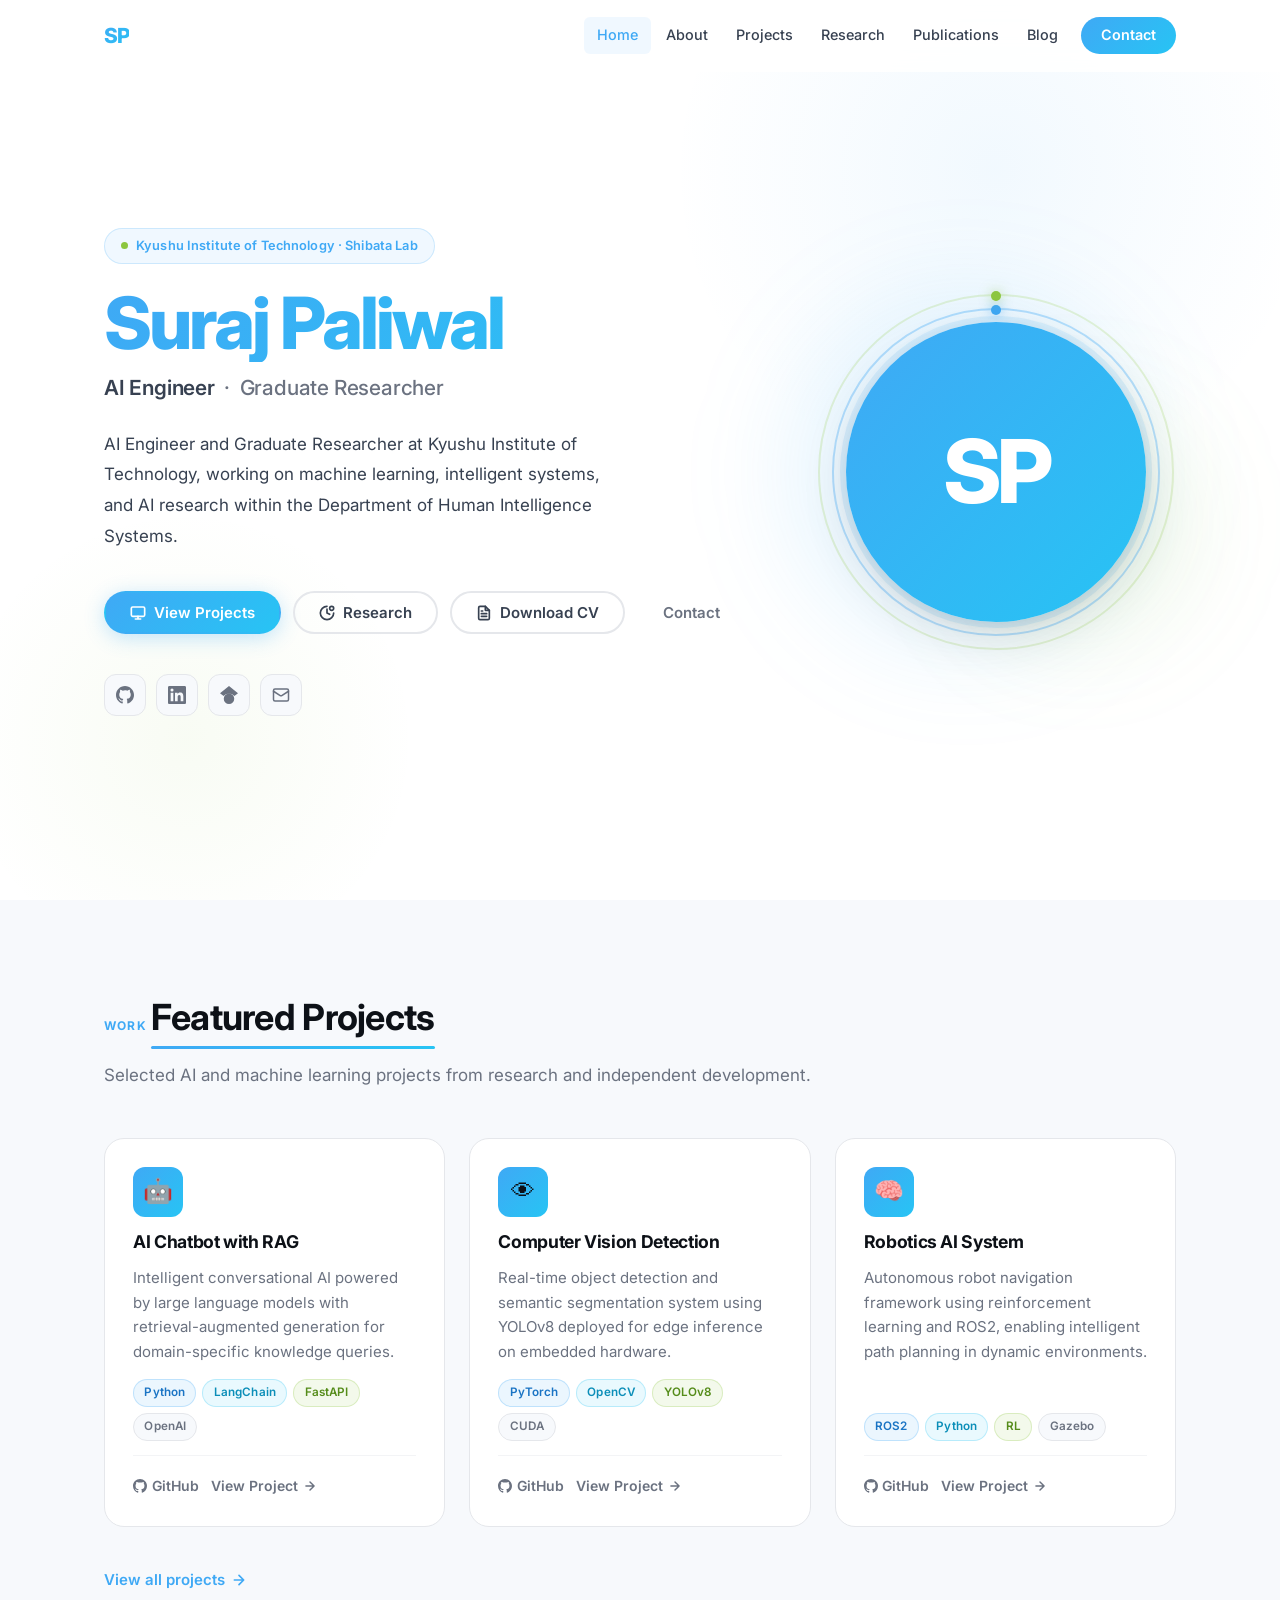
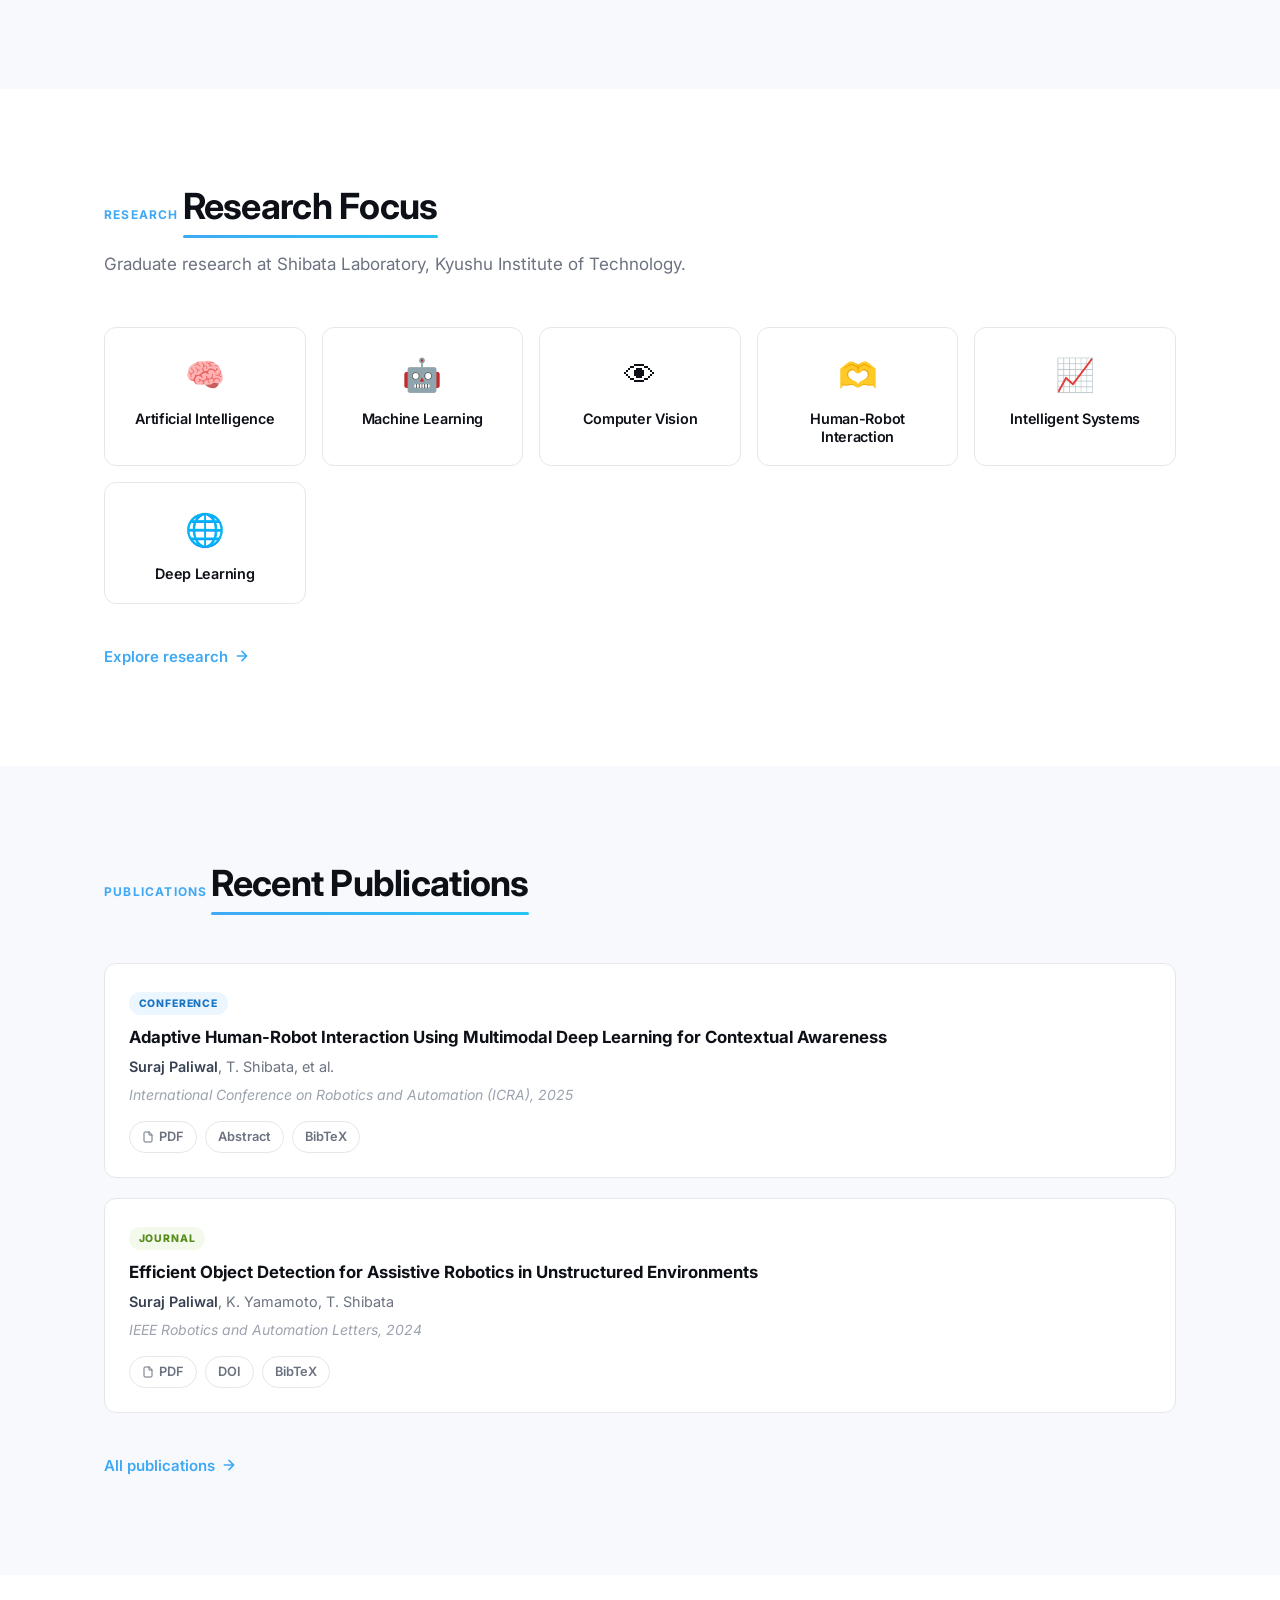
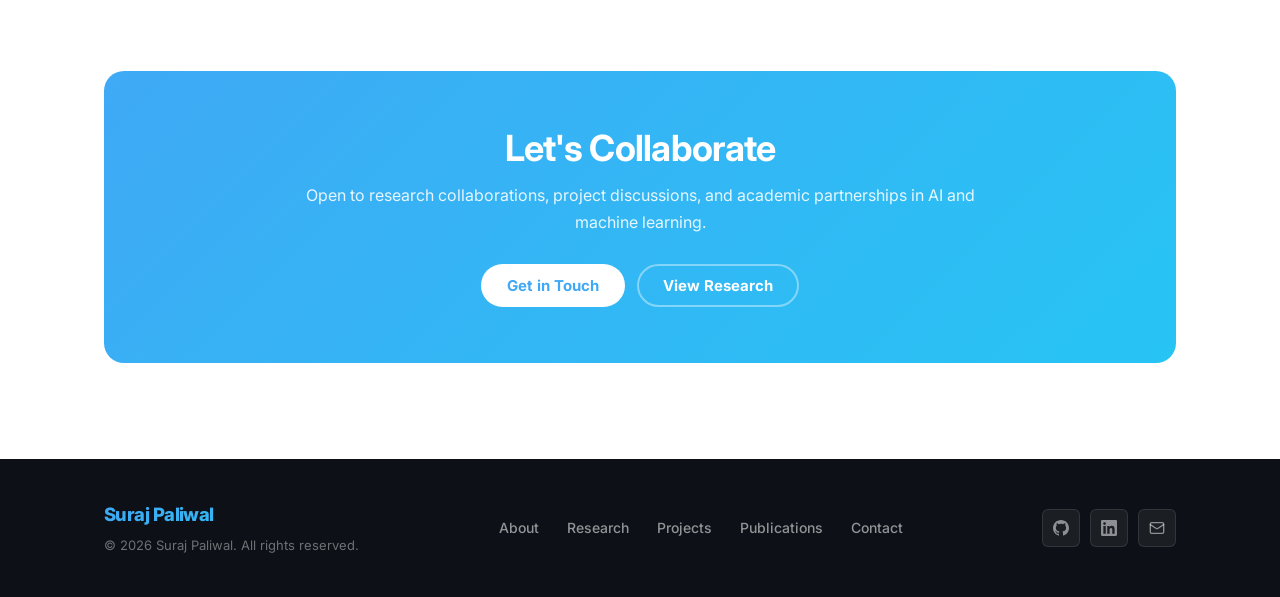
<file: index.html>
<!DOCTYPE html>
<html lang="en">
<head>
  <meta charset="UTF-8">
  <meta name="viewport" content="width=device-width, initial-scale=1.0">
  <title>Suraj Paliwal — AI Engineer & Graduate Researcher</title>
  <meta name="description" content="Suraj Paliwal — AI Engineer and Graduate Researcher at Kyushu Institute of Technology. Working on machine learning, computer vision, and intelligent systems.">
  <meta property="og:title" content="Suraj Paliwal — AI Engineer & Graduate Researcher">
  <meta property="og:description" content="Graduate Researcher at Shibata Laboratory, Kyushu Institute of Technology. Machine learning, computer vision, human-robot interaction.">
  <meta property="og:type" content="website">
  <meta name="twitter:card" content="summary">
  <link rel="preconnect" href="https://fonts.googleapis.com">
  <link rel="preconnect" href="https://fonts.gstatic.com" crossorigin>
  <link href="https://fonts.googleapis.com/css2?family=Inter:wght@300;400;500;600;700;800&display=swap" rel="stylesheet">
  <link rel="stylesheet" href="css/style.css">
</head>
<body>

<!-- ============================================================
     Navigation
     ============================================================ -->
<header class="nav" id="nav">
  <div class="container nav-container">
    <a href="index.html" class="nav-logo">SP</a>
    <nav role="navigation" aria-label="Main navigation">
      <ul class="nav-links" id="nav-links">
        <li><a href="index.html">Home</a></li>
        <li><a href="about.html">About</a></li>
        <li><a href="projects.html">Projects</a></li>
        <li><a href="research.html">Research</a></li>
        <li><a href="publications.html">Publications</a></li>
        <li><a href="blog.html">Blog</a></li>
        <li><a href="contact.html" class="nav-cta">Contact</a></li>
      </ul>
      <button class="hamburger" id="hamburger" aria-label="Toggle menu" aria-expanded="false">
        <span></span><span></span><span></span>
      </button>
    </nav>
  </div>
</header>

<!-- ============================================================
     Hero
     ============================================================ -->
<main>
<section class="hero">
  <div class="container">
    <div class="hero-inner">
      <!-- Content -->
      <div class="hero-content">
        <div class="hero-badge">
          <span class="hero-badge-dot"></span>
          Kyushu Institute of Technology &middot; Shibata Lab
        </div>

        <h1 class="hero-name">Suraj Paliwal</h1>

        <p class="hero-title">
          <span id="typewriter">AI Engineer</span>
          &nbsp;&middot;&nbsp; Graduate Researcher
        </p>

        <p class="hero-bio">
          AI Engineer and Graduate Researcher at Kyushu Institute of Technology,
          working on machine learning, intelligent systems, and AI research
          within the Department of Human Intelligence Systems.
        </p>

        <div class="hero-actions">
          <a href="projects.html" class="btn btn-primary">
            <svg xmlns="http://www.w3.org/2000/svg" viewBox="0 0 24 24" fill="none" stroke="currentColor" stroke-width="2.5" stroke-linecap="round" stroke-linejoin="round"><rect x="2" y="3" width="20" height="14" rx="2"/><path d="M8 21h8m-4-4v4"/></svg>
            View Projects
          </a>
          <a href="research.html" class="btn btn-outline">
            <svg xmlns="http://www.w3.org/2000/svg" viewBox="0 0 24 24" fill="none" stroke="currentColor" stroke-width="2.5" stroke-linecap="round" stroke-linejoin="round"><path d="M12 2a10 10 0 1 0 10 10"/><path d="M12 6v6l4 2"/><circle cx="19" cy="5" r="3"/></svg>
            Research
          </a>
          <a href="assets/cv.pdf" class="btn btn-outline" target="_blank" rel="noopener">
            <svg xmlns="http://www.w3.org/2000/svg" viewBox="0 0 24 24" fill="none" stroke="currentColor" stroke-width="2.5" stroke-linecap="round" stroke-linejoin="round"><path d="M14 2H6a2 2 0 0 0-2 2v16a2 2 0 0 0 2 2h12a2 2 0 0 0 2-2V8z"/><polyline points="14 2 14 8 20 8"/><line x1="16" y1="13" x2="8" y2="13"/><line x1="16" y1="17" x2="8" y2="17"/><polyline points="10 9 9 9 8 9"/></svg>
            Download CV
          </a>
          <a href="contact.html" class="btn btn-ghost">Contact</a>
        </div>

        <!-- Social Links -->
        <div class="hero-socials">
          <a href="https://github.com/surajpaliwal" target="_blank" rel="noopener" class="social-btn" aria-label="GitHub">
            <svg xmlns="http://www.w3.org/2000/svg" viewBox="0 0 24 24" fill="currentColor"><path d="M12 0C5.374 0 0 5.373 0 12c0 5.302 3.438 9.8 8.207 11.387.599.111.793-.261.793-.577v-2.234c-3.338.726-4.033-1.416-4.033-1.416-.546-1.387-1.333-1.756-1.333-1.756-1.089-.745.083-.729.083-.729 1.205.084 1.839 1.237 1.839 1.237 1.07 1.834 2.807 1.304 3.492.997.107-.775.418-1.305.762-1.604-2.665-.305-5.467-1.334-5.467-5.931 0-1.311.469-2.381 1.236-3.221-.124-.303-.535-1.524.117-3.176 0 0 1.008-.322 3.301 1.23A11.509 11.509 0 0 1 12 5.803c1.02.005 2.047.138 3.006.404 2.291-1.552 3.297-1.23 3.297-1.23.653 1.653.242 2.874.118 3.176.77.84 1.235 1.911 1.235 3.221 0 4.609-2.807 5.624-5.479 5.921.43.372.823 1.102.823 2.222v3.293c0 .319.192.694.801.576C20.566 21.797 24 17.3 24 12c0-6.627-5.373-12-12-12z"/></svg>
          </a>
          <a href="https://linkedin.com/in/surajpaliwal" target="_blank" rel="noopener" class="social-btn" aria-label="LinkedIn">
            <svg xmlns="http://www.w3.org/2000/svg" viewBox="0 0 24 24" fill="currentColor"><path d="M20.447 20.452h-3.554v-5.569c0-1.328-.027-3.037-1.852-3.037-1.853 0-2.136 1.445-2.136 2.939v5.667H9.351V9h3.414v1.561h.046c.477-.9 1.637-1.85 3.37-1.85 3.601 0 4.267 2.37 4.267 5.455v6.286zM5.337 7.433a2.062 2.062 0 0 1-2.063-2.065 2.064 2.064 0 1 1 2.063 2.065zm1.782 13.019H3.555V9h3.564v11.452zM22.225 0H1.771C.792 0 0 .774 0 1.729v20.542C0 23.227.792 24 1.771 24h20.451C23.2 24 24 23.227 24 22.271V1.729C24 .774 23.2 0 22.222 0h.003z"/></svg>
          </a>
          <a href="https://scholar.google.com" target="_blank" rel="noopener" class="social-btn" aria-label="Google Scholar">
            <svg xmlns="http://www.w3.org/2000/svg" viewBox="0 0 24 24" fill="currentColor"><path d="M12 24a7 7 0 1 1 0-14 7 7 0 0 1 0 14zm0-24L0 9.5l4.838 3.94A8 8 0 0 1 12 10a8 8 0 0 1 7.162 3.44L24 9.5z"/></svg>
          </a>
          <a href="mailto:surajpaliwal.developer@gmail.com" class="social-btn" aria-label="Email">
            <svg xmlns="http://www.w3.org/2000/svg" viewBox="0 0 24 24" fill="none" stroke="currentColor" stroke-width="2" stroke-linecap="round" stroke-linejoin="round"><rect x="2" y="4" width="20" height="16" rx="2"/><path d="m22 7-8.97 5.7a1.94 1.94 0 0 1-2.06 0L2 7"/></svg>
          </a>
        </div>
      </div>

      <!-- Visual -->
      <div class="hero-visual">
        <div class="hero-glow hero-glow-1"></div>
        <div class="hero-glow hero-glow-2"></div>
        <div class="avatar-outer">
          <div class="avatar-ring"></div>
          <div class="avatar-ring avatar-ring-2"></div>
          <div class="avatar-circle">
            SP
            <!-- Replace initials with photo:
            <img src="assets/images/profile.jpg" alt="Suraj Paliwal">
            -->
          </div>
        </div>
      </div>
    </div>
  </div>
</section>

<!-- ============================================================
     Featured Projects
     ============================================================ -->
<section class="section section-alt">
  <div class="container">
    <div class="section-header fade-in">
      <span class="section-label">Work</span>
      <h2>Featured Projects</h2>
      <p>Selected AI and machine learning projects from research and independent development.</p>
    </div>

    <div class="projects-grid">
      <!-- Card 1 -->
      <div class="project-card fade-in delay-1">
        <div class="project-icon">&#129302;</div>
        <h3>AI Chatbot with RAG</h3>
        <p>Intelligent conversational AI powered by large language models with retrieval-augmented generation for domain-specific knowledge queries.</p>
        <div class="tags">
          <span class="tag tag-blue">Python</span>
          <span class="tag tag-cyan">LangChain</span>
          <span class="tag tag-green">FastAPI</span>
          <span class="tag tag-gray">OpenAI</span>
        </div>
        <div class="project-links">
          <a href="https://github.com/surajpaliwal" target="_blank" rel="noopener" class="project-link">
            <svg xmlns="http://www.w3.org/2000/svg" viewBox="0 0 24 24" fill="currentColor"><path d="M12 0C5.374 0 0 5.373 0 12c0 5.302 3.438 9.8 8.207 11.387.599.111.793-.261.793-.577v-2.234c-3.338.726-4.033-1.416-4.033-1.416-.546-1.387-1.333-1.756-1.333-1.756-1.089-.745.083-.729.083-.729 1.205.084 1.839 1.237 1.839 1.237 1.07 1.834 2.807 1.304 3.492.997.107-.775.418-1.305.762-1.604-2.665-.305-5.467-1.334-5.467-5.931 0-1.311.469-2.381 1.236-3.221-.124-.303-.535-1.524.117-3.176 0 0 1.008-.322 3.301 1.23A11.509 11.509 0 0 1 12 5.803c1.02.005 2.047.138 3.006.404 2.291-1.552 3.297-1.23 3.297-1.23.653 1.653.242 2.874.118 3.176.77.84 1.235 1.911 1.235 3.221 0 4.609-2.807 5.624-5.479 5.921.43.372.823 1.102.823 2.222v3.293c0 .319.192.694.801.576C20.566 21.797 24 17.3 24 12c0-6.627-5.373-12-12-12z"/></svg>
            GitHub
          </a>
          <a href="projects/ai-chatbot.html" class="project-link">
            View Project
            <svg xmlns="http://www.w3.org/2000/svg" viewBox="0 0 24 24" fill="none" stroke="currentColor" stroke-width="2.5" stroke-linecap="round" stroke-linejoin="round"><path d="M5 12h14m-7-7 7 7-7 7"/></svg>
          </a>
        </div>
      </div>

      <!-- Card 2 -->
      <div class="project-card fade-in delay-2">
        <div class="project-icon">&#128065;</div>
        <h3>Computer Vision Detection</h3>
        <p>Real-time object detection and semantic segmentation system using YOLOv8 deployed for edge inference on embedded hardware.</p>
        <div class="tags">
          <span class="tag tag-blue">PyTorch</span>
          <span class="tag tag-cyan">OpenCV</span>
          <span class="tag tag-green">YOLOv8</span>
          <span class="tag tag-gray">CUDA</span>
        </div>
        <div class="project-links">
          <a href="https://github.com/surajpaliwal" target="_blank" rel="noopener" class="project-link">
            <svg xmlns="http://www.w3.org/2000/svg" viewBox="0 0 24 24" fill="currentColor"><path d="M12 0C5.374 0 0 5.373 0 12c0 5.302 3.438 9.8 8.207 11.387.599.111.793-.261.793-.577v-2.234c-3.338.726-4.033-1.416-4.033-1.416-.546-1.387-1.333-1.756-1.333-1.756-1.089-.745.083-.729.083-.729 1.205.084 1.839 1.237 1.839 1.237 1.07 1.834 2.807 1.304 3.492.997.107-.775.418-1.305.762-1.604-2.665-.305-5.467-1.334-5.467-5.931 0-1.311.469-2.381 1.236-3.221-.124-.303-.535-1.524.117-3.176 0 0 1.008-.322 3.301 1.23A11.509 11.509 0 0 1 12 5.803c1.02.005 2.047.138 3.006.404 2.291-1.552 3.297-1.23 3.297-1.23.653 1.653.242 2.874.118 3.176.77.84 1.235 1.911 1.235 3.221 0 4.609-2.807 5.624-5.479 5.921.43.372.823 1.102.823 2.222v3.293c0 .319.192.694.801.576C20.566 21.797 24 17.3 24 12c0-6.627-5.373-12-12-12z"/></svg>
            GitHub
          </a>
          <a href="projects/computer-vision.html" class="project-link">
            View Project
            <svg xmlns="http://www.w3.org/2000/svg" viewBox="0 0 24 24" fill="none" stroke="currentColor" stroke-width="2.5" stroke-linecap="round" stroke-linejoin="round"><path d="M5 12h14m-7-7 7 7-7 7"/></svg>
          </a>
        </div>
      </div>

      <!-- Card 3 -->
      <div class="project-card fade-in delay-3">
        <div class="project-icon">&#129504;</div>
        <h3>Robotics AI System</h3>
        <p>Autonomous robot navigation framework using reinforcement learning and ROS2, enabling intelligent path planning in dynamic environments.</p>
        <div class="tags">
          <span class="tag tag-blue">ROS2</span>
          <span class="tag tag-cyan">Python</span>
          <span class="tag tag-green">RL</span>
          <span class="tag tag-gray">Gazebo</span>
        </div>
        <div class="project-links">
          <a href="https://github.com/surajpaliwal" target="_blank" rel="noopener" class="project-link">
            <svg xmlns="http://www.w3.org/2000/svg" viewBox="0 0 24 24" fill="currentColor"><path d="M12 0C5.374 0 0 5.373 0 12c0 5.302 3.438 9.8 8.207 11.387.599.111.793-.261.793-.577v-2.234c-3.338.726-4.033-1.416-4.033-1.416-.546-1.387-1.333-1.756-1.333-1.756-1.089-.745.083-.729.083-.729 1.205.084 1.839 1.237 1.839 1.237 1.07 1.834 2.807 1.304 3.492.997.107-.775.418-1.305.762-1.604-2.665-.305-5.467-1.334-5.467-5.931 0-1.311.469-2.381 1.236-3.221-.124-.303-.535-1.524.117-3.176 0 0 1.008-.322 3.301 1.23A11.509 11.509 0 0 1 12 5.803c1.02.005 2.047.138 3.006.404 2.291-1.552 3.297-1.23 3.297-1.23.653 1.653.242 2.874.118 3.176.77.84 1.235 1.911 1.235 3.221 0 4.609-2.807 5.624-5.479 5.921.43.372.823 1.102.823 2.222v3.293c0 .319.192.694.801.576C20.566 21.797 24 17.3 24 12c0-6.627-5.373-12-12-12z"/></svg>
            GitHub
          </a>
          <a href="projects/robotics-ai.html" class="project-link">
            View Project
            <svg xmlns="http://www.w3.org/2000/svg" viewBox="0 0 24 24" fill="none" stroke="currentColor" stroke-width="2.5" stroke-linecap="round" stroke-linejoin="round"><path d="M5 12h14m-7-7 7 7-7 7"/></svg>
          </a>
        </div>
      </div>
    </div>

    <a href="projects.html" class="view-all fade-in">
      View all projects
      <svg xmlns="http://www.w3.org/2000/svg" viewBox="0 0 24 24" fill="none" stroke="currentColor" stroke-width="2.5" stroke-linecap="round" stroke-linejoin="round"><path d="M5 12h14m-7-7 7 7-7 7"/></svg>
    </a>
  </div>
</section>

<!-- ============================================================
     Research Highlights
     ============================================================ -->
<section class="section">
  <div class="container">
    <div class="section-header fade-in">
      <span class="section-label">Research</span>
      <h2>Research Focus</h2>
      <p>Graduate research at Shibata Laboratory, Kyushu Institute of Technology.</p>
    </div>

    <div class="interests-grid">
      <div class="interest-card fade-in delay-1">
        <span class="interest-icon">&#129504;</span>
        <h4>Artificial Intelligence</h4>
      </div>
      <div class="interest-card fade-in delay-2">
        <span class="interest-icon">&#129302;</span>
        <h4>Machine Learning</h4>
      </div>
      <div class="interest-card fade-in delay-3">
        <span class="interest-icon">&#128065;</span>
        <h4>Computer Vision</h4>
      </div>
      <div class="interest-card fade-in delay-4">
        <span class="interest-icon">&#129782;</span>
        <h4>Human-Robot Interaction</h4>
      </div>
      <div class="interest-card fade-in delay-5">
        <span class="interest-icon">&#128200;</span>
        <h4>Intelligent Systems</h4>
      </div>
      <div class="interest-card fade-in delay-1">
        <span class="interest-icon">&#127760;</span>
        <h4>Deep Learning</h4>
      </div>
    </div>

    <a href="research.html" class="view-all fade-in">
      Explore research
      <svg xmlns="http://www.w3.org/2000/svg" viewBox="0 0 24 24" fill="none" stroke="currentColor" stroke-width="2.5" stroke-linecap="round" stroke-linejoin="round"><path d="M5 12h14m-7-7 7 7-7 7"/></svg>
    </a>
  </div>
</section>

<!-- ============================================================
     Recent Publications
     ============================================================ -->
<section class="section section-alt">
  <div class="container">
    <div class="section-header fade-in">
      <span class="section-label">Publications</span>
      <h2>Recent Publications</h2>
    </div>

    <div class="pub-list">
      <div class="pub-item fade-in delay-1">
        <span class="pub-badge pub-badge-conf">Conference</span>
        <div class="pub-title">Adaptive Human-Robot Interaction Using Multimodal Deep Learning for Contextual Awareness</div>
        <div class="pub-authors"><strong>Suraj Paliwal</strong>, T. Shibata, et al.</div>
        <div class="pub-venue">International Conference on Robotics and Automation (ICRA), 2025</div>
        <div class="pub-links">
          <a href="#" class="pub-link">
            <svg xmlns="http://www.w3.org/2000/svg" viewBox="0 0 24 24" fill="none" stroke="currentColor" stroke-width="2" stroke-linecap="round" stroke-linejoin="round"><path d="M14 2H6a2 2 0 0 0-2 2v16a2 2 0 0 0 2 2h12a2 2 0 0 0 2-2V8z"/><polyline points="14 2 14 8 20 8"/></svg>
            PDF
          </a>
          <a href="#" class="pub-link">Abstract</a>
          <a href="#" class="pub-link">BibTeX</a>
        </div>
      </div>

      <div class="pub-item fade-in delay-2">
        <span class="pub-badge pub-badge-journal">Journal</span>
        <div class="pub-title">Efficient Object Detection for Assistive Robotics in Unstructured Environments</div>
        <div class="pub-authors"><strong>Suraj Paliwal</strong>, K. Yamamoto, T. Shibata</div>
        <div class="pub-venue">IEEE Robotics and Automation Letters, 2024</div>
        <div class="pub-links">
          <a href="#" class="pub-link">
            <svg xmlns="http://www.w3.org/2000/svg" viewBox="0 0 24 24" fill="none" stroke="currentColor" stroke-width="2" stroke-linecap="round" stroke-linejoin="round"><path d="M14 2H6a2 2 0 0 0-2 2v16a2 2 0 0 0 2 2h12a2 2 0 0 0 2-2V8z"/><polyline points="14 2 14 8 20 8"/></svg>
            PDF
          </a>
          <a href="#" class="pub-link">DOI</a>
          <a href="#" class="pub-link">BibTeX</a>
        </div>
      </div>
    </div>

    <a href="publications.html" class="view-all fade-in">
      All publications
      <svg xmlns="http://www.w3.org/2000/svg" viewBox="0 0 24 24" fill="none" stroke="currentColor" stroke-width="2.5" stroke-linecap="round" stroke-linejoin="round"><path d="M5 12h14m-7-7 7 7-7 7"/></svg>
    </a>
  </div>
</section>

<!-- ============================================================
     CTA
     ============================================================ -->
<section class="section">
  <div class="container">
    <div class="cta-banner fade-in">
      <h2>Let's Collaborate</h2>
      <p>Open to research collaborations, project discussions, and academic partnerships in AI and machine learning.</p>
      <div style="display:flex;gap:0.75rem;justify-content:center;flex-wrap:wrap;">
        <a href="contact.html" class="btn">Get in Touch</a>
        <a href="research.html" class="btn btn-outline-white">View Research</a>
      </div>
    </div>
  </div>
</section>
</main>

<!-- ============================================================
     Footer
     ============================================================ -->
<footer class="footer">
  <div class="container footer-inner">
    <div>
      <span class="footer-brand">Suraj Paliwal</span>
      <p>&copy; <span id="current-year">2025</span> Suraj Paliwal. All rights reserved.</p>
    </div>
    <div class="footer-links">
      <a href="about.html">About</a>
      <a href="research.html">Research</a>
      <a href="projects.html">Projects</a>
      <a href="publications.html">Publications</a>
      <a href="contact.html">Contact</a>
    </div>
    <div class="footer-socials">
      <a href="https://github.com/surajpaliwal" target="_blank" rel="noopener" class="footer-social-btn" aria-label="GitHub">
        <svg xmlns="http://www.w3.org/2000/svg" viewBox="0 0 24 24" fill="currentColor"><path d="M12 0C5.374 0 0 5.373 0 12c0 5.302 3.438 9.8 8.207 11.387.599.111.793-.261.793-.577v-2.234c-3.338.726-4.033-1.416-4.033-1.416-.546-1.387-1.333-1.756-1.333-1.756-1.089-.745.083-.729.083-.729 1.205.084 1.839 1.237 1.839 1.237 1.07 1.834 2.807 1.304 3.492.997.107-.775.418-1.305.762-1.604-2.665-.305-5.467-1.334-5.467-5.931 0-1.311.469-2.381 1.236-3.221-.124-.303-.535-1.524.117-3.176 0 0 1.008-.322 3.301 1.23A11.509 11.509 0 0 1 12 5.803c1.02.005 2.047.138 3.006.404 2.291-1.552 3.297-1.23 3.297-1.23.653 1.653.242 2.874.118 3.176.77.84 1.235 1.911 1.235 3.221 0 4.609-2.807 5.624-5.479 5.921.43.372.823 1.102.823 2.222v3.293c0 .319.192.694.801.576C20.566 21.797 24 17.3 24 12c0-6.627-5.373-12-12-12z"/></svg>
      </a>
      <a href="https://linkedin.com/in/surajpaliwal" target="_blank" rel="noopener" class="footer-social-btn" aria-label="LinkedIn">
        <svg xmlns="http://www.w3.org/2000/svg" viewBox="0 0 24 24" fill="currentColor"><path d="M20.447 20.452h-3.554v-5.569c0-1.328-.027-3.037-1.852-3.037-1.853 0-2.136 1.445-2.136 2.939v5.667H9.351V9h3.414v1.561h.046c.477-.9 1.637-1.85 3.37-1.85 3.601 0 4.267 2.37 4.267 5.455v6.286zM5.337 7.433a2.062 2.062 0 0 1-2.063-2.065 2.064 2.064 0 1 1 2.063 2.065zm1.782 13.019H3.555V9h3.564v11.452zM22.225 0H1.771C.792 0 0 .774 0 1.729v20.542C0 23.227.792 24 1.771 24h20.451C23.2 24 24 23.227 24 22.271V1.729C24 .774 23.2 0 22.222 0h.003z"/></svg>
      </a>
      <a href="mailto:surajpaliwal.developer@gmail.com" class="footer-social-btn" aria-label="Email">
        <svg xmlns="http://www.w3.org/2000/svg" viewBox="0 0 24 24" fill="none" stroke="currentColor" stroke-width="2" stroke-linecap="round" stroke-linejoin="round"><rect x="2" y="4" width="20" height="16" rx="2"/><path d="m22 7-8.97 5.7a1.94 1.94 0 0 1-2.06 0L2 7"/></svg>
      </a>
    </div>
  </div>
</footer>

<script src="js/main.js"></script>
</body>
</html>
</file>
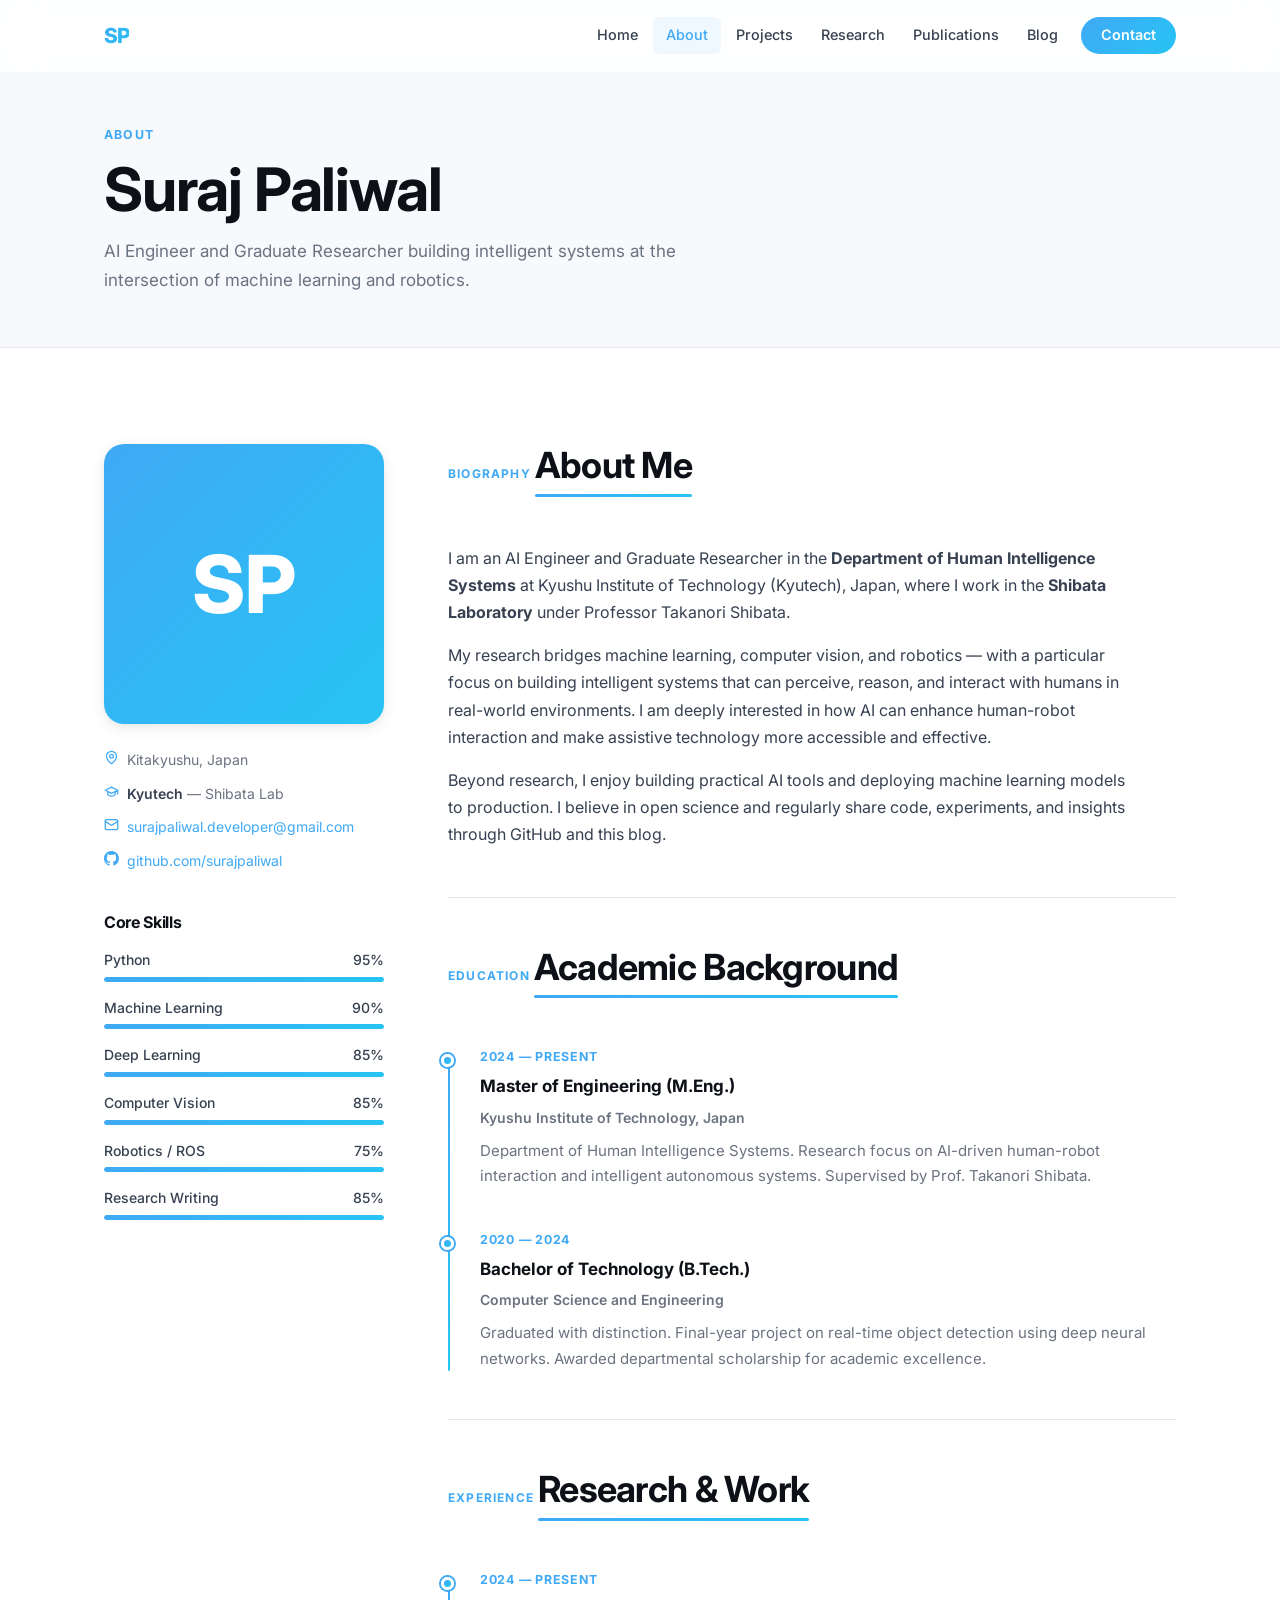
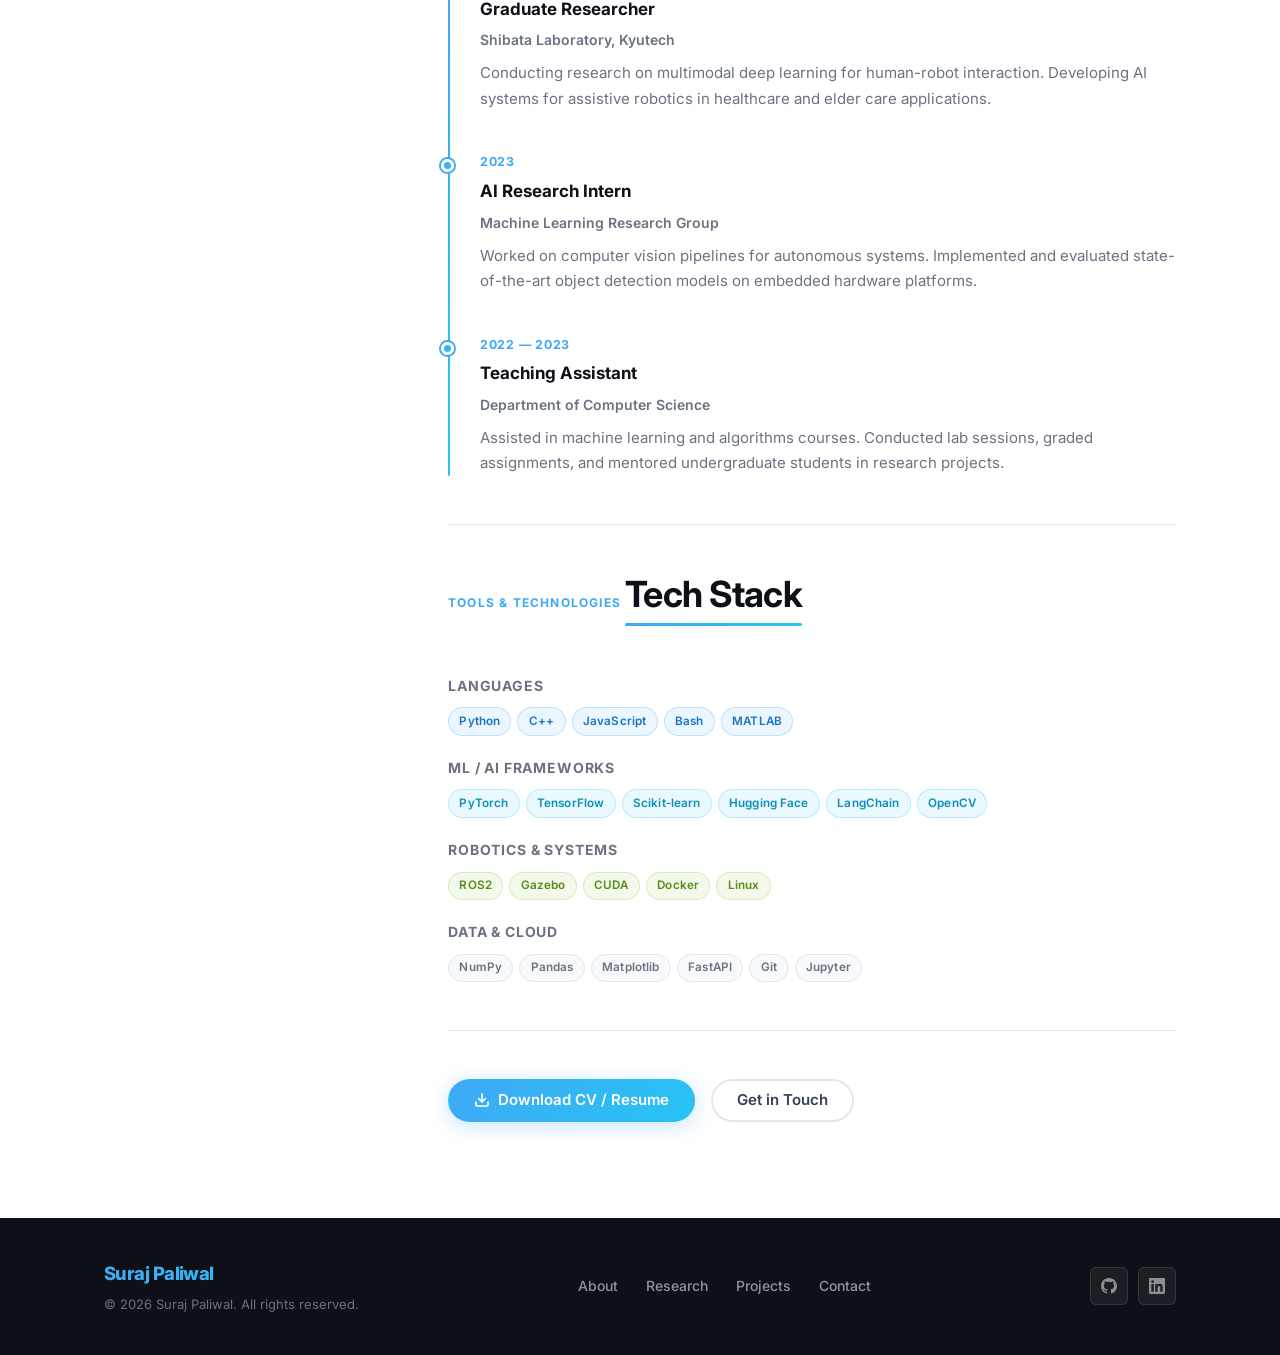
<file: about.html>
<!DOCTYPE html>
<html lang="en">
<head>
  <meta charset="UTF-8">
  <meta name="viewport" content="width=device-width, initial-scale=1.0">
  <title>About — Suraj Paliwal</title>
  <meta name="description" content="About Suraj Paliwal — AI Engineer and Graduate Researcher at Kyushu Institute of Technology.">
  <link rel="preconnect" href="https://fonts.googleapis.com">
  <link rel="preconnect" href="https://fonts.gstatic.com" crossorigin>
  <link href="https://fonts.googleapis.com/css2?family=Inter:wght@300;400;500;600;700;800&display=swap" rel="stylesheet">
  <link rel="stylesheet" href="css/style.css">
</head>
<body>

<header class="nav" id="nav">
  <div class="container nav-container">
    <a href="index.html" class="nav-logo">SP</a>
    <nav role="navigation" aria-label="Main navigation">
      <ul class="nav-links" id="nav-links">
        <li><a href="index.html">Home</a></li>
        <li><a href="about.html">About</a></li>
        <li><a href="projects.html">Projects</a></li>
        <li><a href="research.html">Research</a></li>
        <li><a href="publications.html">Publications</a></li>
        <li><a href="blog.html">Blog</a></li>
        <li><a href="contact.html" class="nav-cta">Contact</a></li>
      </ul>
      <button class="hamburger" id="hamburger" aria-label="Toggle menu" aria-expanded="false">
        <span></span><span></span><span></span>
      </button>
    </nav>
  </div>
</header>

<main>
  <!-- Page Hero -->
  <section class="page-hero">
    <div class="container">
      <span class="page-hero-label">About</span>
      <h1>Suraj Paliwal</h1>
      <p>AI Engineer and Graduate Researcher building intelligent systems at the intersection of machine learning and robotics.</p>
    </div>
  </section>

  <!-- About Content -->
  <section class="section">
    <div class="container">
      <div class="about-layout">

        <!-- Sidebar -->
        <aside class="about-sidebar fade-in">
          <div class="about-avatar-box">
            SP
            <!-- Replace with: <img src="assets/images/profile.jpg" alt="Suraj Paliwal"> -->
          </div>

          <div class="about-info-list">
            <div class="about-info-row">
              <svg xmlns="http://www.w3.org/2000/svg" viewBox="0 0 24 24" fill="none" stroke="currentColor" stroke-width="2" stroke-linecap="round" stroke-linejoin="round"><path d="M20 10c0 6-8 12-8 12s-8-6-8-12a8 8 0 0 1 16 0Z"/><circle cx="12" cy="10" r="3"/></svg>
              Kitakyushu, Japan
            </div>
            <div class="about-info-row">
              <svg xmlns="http://www.w3.org/2000/svg" viewBox="0 0 24 24" fill="none" stroke="currentColor" stroke-width="2" stroke-linecap="round" stroke-linejoin="round"><path d="M22 10v6M2 10l10-5 10 5-10 5z"/><path d="M6 12v5c3 3 9 3 12 0v-5"/></svg>
              <span><strong>Kyutech</strong> — Shibata Lab</span>
            </div>
            <div class="about-info-row">
              <svg xmlns="http://www.w3.org/2000/svg" viewBox="0 0 24 24" fill="none" stroke="currentColor" stroke-width="2" stroke-linecap="round" stroke-linejoin="round"><rect x="2" y="4" width="20" height="16" rx="2"/><path d="m22 7-8.97 5.7a1.94 1.94 0 0 1-2.06 0L2 7"/></svg>
              <a href="mailto:surajpaliwal.developer@gmail.com">surajpaliwal.developer@gmail.com</a>
            </div>
            <div class="about-info-row">
              <svg xmlns="http://www.w3.org/2000/svg" viewBox="0 0 24 24" fill="currentColor"><path d="M12 0C5.374 0 0 5.373 0 12c0 5.302 3.438 9.8 8.207 11.387.599.111.793-.261.793-.577v-2.234c-3.338.726-4.033-1.416-4.033-1.416-.546-1.387-1.333-1.756-1.333-1.756-1.089-.745.083-.729.083-.729 1.205.084 1.839 1.237 1.839 1.237 1.07 1.834 2.807 1.304 3.492.997.107-.775.418-1.305.762-1.604-2.665-.305-5.467-1.334-5.467-5.931 0-1.311.469-2.381 1.236-3.221-.124-.303-.535-1.524.117-3.176 0 0 1.008-.322 3.301 1.23A11.509 11.509 0 0 1 12 5.803c1.02.005 2.047.138 3.006.404 2.291-1.552 3.297-1.23 3.297-1.23.653 1.653.242 2.874.118 3.176.77.84 1.235 1.911 1.235 3.221 0 4.609-2.807 5.624-5.479 5.921.43.372.823 1.102.823 2.222v3.293c0 .319.192.694.801.576C20.566 21.797 24 17.3 24 12c0-6.627-5.373-12-12-12z"/></svg>
              <a href="https://github.com/surajpaliwal" target="_blank" rel="noopener">github.com/surajpaliwal</a>
            </div>
          </div>

          <!-- Skills -->
          <div style="margin-top:2.5rem;">
            <h3 style="margin-bottom:1rem;font-size:1rem;">Core Skills</h3>
            <div class="skills-list">
              <div class="skill-row">
                <div class="skill-label-row"><span>Python</span><span>95%</span></div>
                <div class="skill-bar"><div class="skill-fill" style="--w:0.95" data-width="0.95"></div></div>
              </div>
              <div class="skill-row">
                <div class="skill-label-row"><span>Machine Learning</span><span>90%</span></div>
                <div class="skill-bar"><div class="skill-fill" data-width="0.90"></div></div>
              </div>
              <div class="skill-row">
                <div class="skill-label-row"><span>Deep Learning</span><span>85%</span></div>
                <div class="skill-bar"><div class="skill-fill" data-width="0.85"></div></div>
              </div>
              <div class="skill-row">
                <div class="skill-label-row"><span>Computer Vision</span><span>85%</span></div>
                <div class="skill-bar"><div class="skill-fill" data-width="0.85"></div></div>
              </div>
              <div class="skill-row">
                <div class="skill-label-row"><span>Robotics / ROS</span><span>75%</span></div>
                <div class="skill-bar"><div class="skill-fill" data-width="0.75"></div></div>
              </div>
              <div class="skill-row">
                <div class="skill-label-row"><span>Research Writing</span><span>85%</span></div>
                <div class="skill-bar"><div class="skill-fill" data-width="0.85"></div></div>
              </div>
            </div>
          </div>
        </aside>

        <!-- Main Content -->
        <div class="about-main">

          <!-- Bio -->
          <div class="fade-in">
            <div class="section-header">
              <span class="section-label">Biography</span>
              <h2>About Me</h2>
            </div>
            <p>
              I am an AI Engineer and Graduate Researcher in the
              <strong>Department of Human Intelligence Systems</strong> at
              Kyushu Institute of Technology (Kyutech), Japan, where I work
              in the <strong>Shibata Laboratory</strong> under Professor Takanori Shibata.
            </p>
            <p>
              My research bridges machine learning, computer vision, and robotics —
              with a particular focus on building intelligent systems that can perceive,
              reason, and interact with humans in real-world environments. I am deeply
              interested in how AI can enhance human-robot interaction and make assistive
              technology more accessible and effective.
            </p>
            <p>
              Beyond research, I enjoy building practical AI tools and deploying
              machine learning models to production. I believe in open science and
              regularly share code, experiments, and insights through GitHub and this blog.
            </p>
          </div>

          <div class="divider"></div>

          <!-- Education -->
          <div class="fade-in">
            <div class="section-header">
              <span class="section-label">Education</span>
              <h2>Academic Background</h2>
            </div>
            <div class="timeline">
              <div class="timeline-item">
                <div class="timeline-date">2024 — Present</div>
                <div class="timeline-title">Master of Engineering (M.Eng.)</div>
                <div class="timeline-sub">Kyushu Institute of Technology, Japan</div>
                <p class="timeline-body">Department of Human Intelligence Systems. Research focus on AI-driven human-robot interaction and intelligent autonomous systems. Supervised by Prof. Takanori Shibata.</p>
              </div>
              <div class="timeline-item">
                <div class="timeline-date">2020 — 2024</div>
                <div class="timeline-title">Bachelor of Technology (B.Tech.)</div>
                <div class="timeline-sub">Computer Science and Engineering</div>
                <p class="timeline-body">Graduated with distinction. Final-year project on real-time object detection using deep neural networks. Awarded departmental scholarship for academic excellence.</p>
              </div>
            </div>
          </div>

          <div class="divider"></div>

          <!-- Experience -->
          <div class="fade-in">
            <div class="section-header">
              <span class="section-label">Experience</span>
              <h2>Research &amp; Work</h2>
            </div>
            <div class="timeline">
              <div class="timeline-item">
                <div class="timeline-date">2024 — Present</div>
                <div class="timeline-title">Graduate Researcher</div>
                <div class="timeline-sub">Shibata Laboratory, Kyutech</div>
                <p class="timeline-body">Conducting research on multimodal deep learning for human-robot interaction. Developing AI systems for assistive robotics in healthcare and elder care applications.</p>
              </div>
              <div class="timeline-item">
                <div class="timeline-date">2023</div>
                <div class="timeline-title">AI Research Intern</div>
                <div class="timeline-sub">Machine Learning Research Group</div>
                <p class="timeline-body">Worked on computer vision pipelines for autonomous systems. Implemented and evaluated state-of-the-art object detection models on embedded hardware platforms.</p>
              </div>
              <div class="timeline-item">
                <div class="timeline-date">2022 — 2023</div>
                <div class="timeline-title">Teaching Assistant</div>
                <div class="timeline-sub">Department of Computer Science</div>
                <p class="timeline-body">Assisted in machine learning and algorithms courses. Conducted lab sessions, graded assignments, and mentored undergraduate students in research projects.</p>
              </div>
            </div>
          </div>

          <div class="divider"></div>

          <!-- Tech Stack -->
          <div class="fade-in">
            <div class="section-header">
              <span class="section-label">Tools & Technologies</span>
              <h2>Tech Stack</h2>
            </div>
            <div style="display:flex;flex-direction:column;gap:1.25rem;">
              <div>
                <p style="font-size:0.875rem;font-weight:700;color:var(--tx-muted);text-transform:uppercase;letter-spacing:0.06em;margin-bottom:0.625rem;">Languages</p>
                <div class="tags">
                  <span class="tag tag-blue">Python</span>
                  <span class="tag tag-blue">C++</span>
                  <span class="tag tag-blue">JavaScript</span>
                  <span class="tag tag-blue">Bash</span>
                  <span class="tag tag-blue">MATLAB</span>
                </div>
              </div>
              <div>
                <p style="font-size:0.875rem;font-weight:700;color:var(--tx-muted);text-transform:uppercase;letter-spacing:0.06em;margin-bottom:0.625rem;">ML / AI Frameworks</p>
                <div class="tags">
                  <span class="tag tag-cyan">PyTorch</span>
                  <span class="tag tag-cyan">TensorFlow</span>
                  <span class="tag tag-cyan">Scikit-learn</span>
                  <span class="tag tag-cyan">Hugging Face</span>
                  <span class="tag tag-cyan">LangChain</span>
                  <span class="tag tag-cyan">OpenCV</span>
                </div>
              </div>
              <div>
                <p style="font-size:0.875rem;font-weight:700;color:var(--tx-muted);text-transform:uppercase;letter-spacing:0.06em;margin-bottom:0.625rem;">Robotics & Systems</p>
                <div class="tags">
                  <span class="tag tag-green">ROS2</span>
                  <span class="tag tag-green">Gazebo</span>
                  <span class="tag tag-green">CUDA</span>
                  <span class="tag tag-green">Docker</span>
                  <span class="tag tag-green">Linux</span>
                </div>
              </div>
              <div>
                <p style="font-size:0.875rem;font-weight:700;color:var(--tx-muted);text-transform:uppercase;letter-spacing:0.06em;margin-bottom:0.625rem;">Data & Cloud</p>
                <div class="tags">
                  <span class="tag">NumPy</span>
                  <span class="tag">Pandas</span>
                  <span class="tag">Matplotlib</span>
                  <span class="tag">FastAPI</span>
                  <span class="tag">Git</span>
                  <span class="tag">Jupyter</span>
                </div>
              </div>
            </div>
          </div>

          <div class="divider"></div>

          <!-- Download CV -->
          <div class="fade-in" style="display:flex;gap:1rem;flex-wrap:wrap;">
            <a href="assets/cv.pdf" class="btn btn-primary" target="_blank" rel="noopener">
              <svg xmlns="http://www.w3.org/2000/svg" viewBox="0 0 24 24" fill="none" stroke="currentColor" stroke-width="2.5" stroke-linecap="round" stroke-linejoin="round"><path d="M21 15v4a2 2 0 0 1-2 2H5a2 2 0 0 1-2-2v-4"/><polyline points="7 10 12 15 17 10"/><line x1="12" y1="15" x2="12" y2="3"/></svg>
              Download CV / Resume
            </a>
            <a href="contact.html" class="btn btn-outline">Get in Touch</a>
          </div>

        </div>
      </div>
    </div>
  </section>
</main>

<footer class="footer">
  <div class="container footer-inner">
    <div>
      <span class="footer-brand">Suraj Paliwal</span>
      <p>&copy; <span id="current-year">2025</span> Suraj Paliwal. All rights reserved.</p>
    </div>
    <div class="footer-links">
      <a href="about.html">About</a>
      <a href="research.html">Research</a>
      <a href="projects.html">Projects</a>
      <a href="contact.html">Contact</a>
    </div>
    <div class="footer-socials">
      <a href="https://github.com/surajpaliwal" target="_blank" rel="noopener" class="footer-social-btn" aria-label="GitHub">
        <svg xmlns="http://www.w3.org/2000/svg" viewBox="0 0 24 24" fill="currentColor"><path d="M12 0C5.374 0 0 5.373 0 12c0 5.302 3.438 9.8 8.207 11.387.599.111.793-.261.793-.577v-2.234c-3.338.726-4.033-1.416-4.033-1.416-.546-1.387-1.333-1.756-1.333-1.756-1.089-.745.083-.729.083-.729 1.205.084 1.839 1.237 1.839 1.237 1.07 1.834 2.807 1.304 3.492.997.107-.775.418-1.305.762-1.604-2.665-.305-5.467-1.334-5.467-5.931 0-1.311.469-2.381 1.236-3.221-.124-.303-.535-1.524.117-3.176 0 0 1.008-.322 3.301 1.23A11.509 11.509 0 0 1 12 5.803c1.02.005 2.047.138 3.006.404 2.291-1.552 3.297-1.23 3.297-1.23.653 1.653.242 2.874.118 3.176.77.84 1.235 1.911 1.235 3.221 0 4.609-2.807 5.624-5.479 5.921.43.372.823 1.102.823 2.222v3.293c0 .319.192.694.801.576C20.566 21.797 24 17.3 24 12c0-6.627-5.373-12-12-12z"/></svg>
      </a>
      <a href="https://linkedin.com/in/surajpaliwal" target="_blank" rel="noopener" class="footer-social-btn" aria-label="LinkedIn">
        <svg xmlns="http://www.w3.org/2000/svg" viewBox="0 0 24 24" fill="currentColor"><path d="M20.447 20.452h-3.554v-5.569c0-1.328-.027-3.037-1.852-3.037-1.853 0-2.136 1.445-2.136 2.939v5.667H9.351V9h3.414v1.561h.046c.477-.9 1.637-1.85 3.37-1.85 3.601 0 4.267 2.37 4.267 5.455v6.286zM5.337 7.433a2.062 2.062 0 0 1-2.063-2.065 2.064 2.064 0 1 1 2.063 2.065zm1.782 13.019H3.555V9h3.564v11.452zM22.225 0H1.771C.792 0 0 .774 0 1.729v20.542C0 23.227.792 24 1.771 24h20.451C23.2 24 24 23.227 24 22.271V1.729C24 .774 23.2 0 22.222 0h.003z"/></svg>
      </a>
    </div>
  </div>
</footer>

<script src="js/main.js"></script>
</body>
</html>
</file>
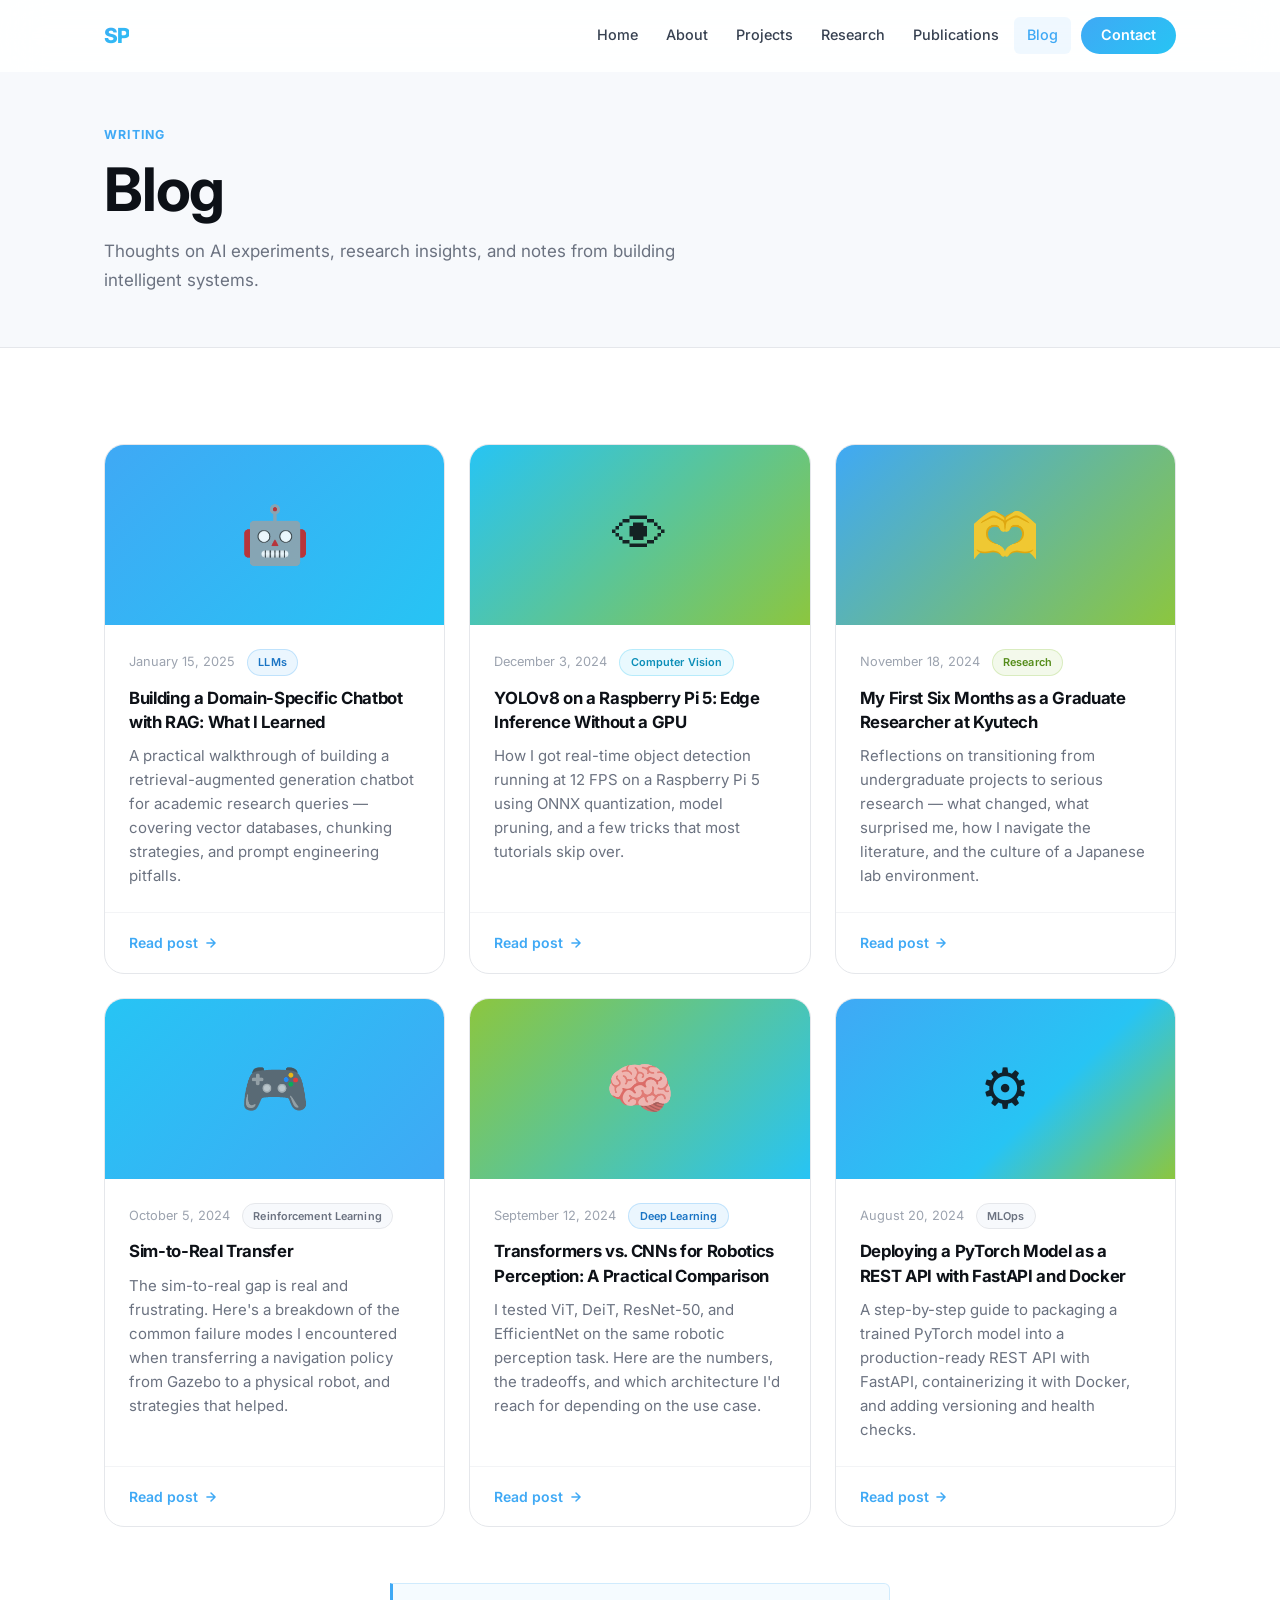
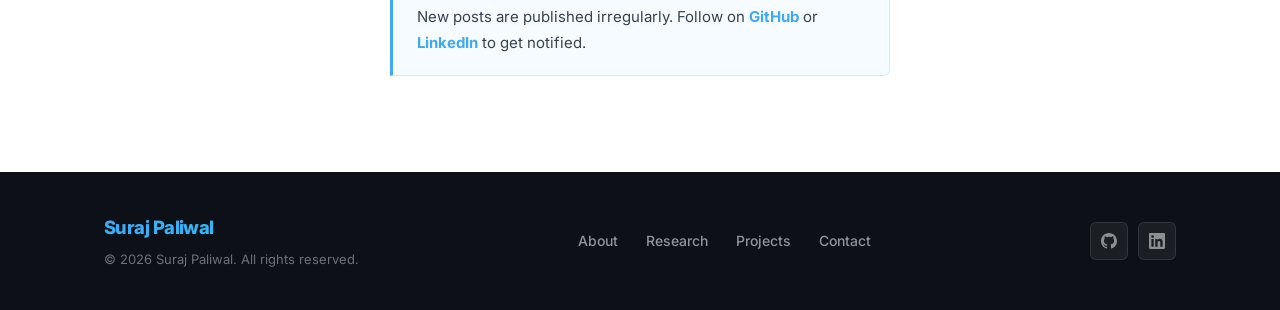
<file: blog.html>
<!DOCTYPE html>
<html lang="en">
<head>
  <meta charset="UTF-8">
  <meta name="viewport" content="width=device-width, initial-scale=1.0">
  <title>Blog — Suraj Paliwal</title>
  <meta name="description" content="Blog by Suraj Paliwal — AI experiments, research insights, and project development notes.">
  <link rel="preconnect" href="https://fonts.googleapis.com">
  <link rel="preconnect" href="https://fonts.gstatic.com" crossorigin>
  <link href="https://fonts.googleapis.com/css2?family=Inter:wght@300;400;500;600;700;800&display=swap" rel="stylesheet">
  <link rel="stylesheet" href="css/style.css">
</head>
<body>

<header class="nav" id="nav">
  <div class="container nav-container">
    <a href="index.html" class="nav-logo">SP</a>
    <nav role="navigation" aria-label="Main navigation">
      <ul class="nav-links" id="nav-links">
        <li><a href="index.html">Home</a></li>
        <li><a href="about.html">About</a></li>
        <li><a href="projects.html">Projects</a></li>
        <li><a href="research.html">Research</a></li>
        <li><a href="publications.html">Publications</a></li>
        <li><a href="blog.html">Blog</a></li>
        <li><a href="contact.html" class="nav-cta">Contact</a></li>
      </ul>
      <button class="hamburger" id="hamburger" aria-label="Toggle menu" aria-expanded="false">
        <span></span><span></span><span></span>
      </button>
    </nav>
  </div>
</header>

<main>
  <section class="page-hero">
    <div class="container">
      <span class="page-hero-label">Writing</span>
      <h1>Blog</h1>
      <p>Thoughts on AI experiments, research insights, and notes from building intelligent systems.</p>
    </div>
  </section>

  <section class="section">
    <div class="container">

      <div class="blog-grid">

        <!-- Post 1 -->
        <article class="blog-card fade-in delay-1">
          <div class="blog-card-cover" style="background: linear-gradient(135deg, #3FA9F5 0%, #27C4F4 100%);">
            <span class="blog-cover-icon">&#129302;</span>
          </div>
          <div class="blog-card-body">
            <div class="blog-meta">
              <span>January 15, 2025</span>
              <span class="tag tag-blue">LLMs</span>
            </div>
            <h3>Building a Domain-Specific Chatbot with RAG: What I Learned</h3>
            <p>A practical walkthrough of building a retrieval-augmented generation chatbot for academic research queries — covering vector databases, chunking strategies, and prompt engineering pitfalls.</p>
          </div>
          <div class="blog-card-footer">
            <a href="#" class="read-more">
              Read post
              <svg xmlns="http://www.w3.org/2000/svg" viewBox="0 0 24 24" fill="none" stroke="currentColor" stroke-width="2.5" stroke-linecap="round" stroke-linejoin="round"><path d="M5 12h14m-7-7 7 7-7 7"/></svg>
            </a>
          </div>
        </article>

        <!-- Post 2 -->
        <article class="blog-card fade-in delay-2">
          <div class="blog-card-cover" style="background: linear-gradient(135deg, #27C4F4 0%, #8CC63F 100%);">
            <span class="blog-cover-icon">&#128065;</span>
          </div>
          <div class="blog-card-body">
            <div class="blog-meta">
              <span>December 3, 2024</span>
              <span class="tag tag-cyan">Computer Vision</span>
            </div>
            <h3>YOLOv8 on a Raspberry Pi 5: Edge Inference Without a GPU</h3>
            <p>How I got real-time object detection running at 12 FPS on a Raspberry Pi 5 using ONNX quantization, model pruning, and a few tricks that most tutorials skip over.</p>
          </div>
          <div class="blog-card-footer">
            <a href="#" class="read-more">
              Read post
              <svg xmlns="http://www.w3.org/2000/svg" viewBox="0 0 24 24" fill="none" stroke="currentColor" stroke-width="2.5" stroke-linecap="round" stroke-linejoin="round"><path d="M5 12h14m-7-7 7 7-7 7"/></svg>
            </a>
          </div>
        </article>

        <!-- Post 3 -->
        <article class="blog-card fade-in delay-3">
          <div class="blog-card-cover" style="background: linear-gradient(135deg, #3FA9F5 0%, #8CC63F 100%);">
            <span class="blog-cover-icon">&#129782;</span>
          </div>
          <div class="blog-card-body">
            <div class="blog-meta">
              <span>November 18, 2024</span>
              <span class="tag tag-green">Research</span>
            </div>
            <h3>My First Six Months as a Graduate Researcher at Kyutech</h3>
            <p>Reflections on transitioning from undergraduate projects to serious research — what changed, what surprised me, how I navigate the literature, and the culture of a Japanese lab environment.</p>
          </div>
          <div class="blog-card-footer">
            <a href="#" class="read-more">
              Read post
              <svg xmlns="http://www.w3.org/2000/svg" viewBox="0 0 24 24" fill="none" stroke="currentColor" stroke-width="2.5" stroke-linecap="round" stroke-linejoin="round"><path d="M5 12h14m-7-7 7 7-7 7"/></svg>
            </a>
          </div>
        </article>

        <!-- Post 4 -->
        <article class="blog-card fade-in delay-1">
          <div class="blog-card-cover" style="background: linear-gradient(135deg, #27C4F4 0%, #3FA9F5 100%);">
            <span class="blog-cover-icon">&#127918;</span>
          </div>
          <div class="blog-card-body">
            <div class="blog-meta">
              <span>October 5, 2024</span>
              <span class="tag">Reinforcement Learning</span>
            </div>
            <h3>Sim-to-Real Transfer</h3>
            <p>The sim-to-real gap is real and frustrating. Here's a breakdown of the common failure modes I encountered when transferring a navigation policy from Gazebo to a physical robot, and strategies that helped.</p>
          </div>
          <div class="blog-card-footer">
            <a href="#" class="read-more">
              Read post
              <svg xmlns="http://www.w3.org/2000/svg" viewBox="0 0 24 24" fill="none" stroke="currentColor" stroke-width="2.5" stroke-linecap="round" stroke-linejoin="round"><path d="M5 12h14m-7-7 7 7-7 7"/></svg>
            </a>
          </div>
        </article>

        <!-- Post 5 -->
        <article class="blog-card fade-in delay-2">
          <div class="blog-card-cover" style="background: linear-gradient(135deg, #8CC63F 0%, #27C4F4 100%);">
            <span class="blog-cover-icon">&#129504;</span>
          </div>
          <div class="blog-card-body">
            <div class="blog-meta">
              <span>September 12, 2024</span>
              <span class="tag tag-blue">Deep Learning</span>
            </div>
            <h3>Transformers vs. CNNs for Robotics Perception: A Practical Comparison</h3>
            <p>I tested ViT, DeiT, ResNet-50, and EfficientNet on the same robotic perception task. Here are the numbers, the tradeoffs, and which architecture I'd reach for depending on the use case.</p>
          </div>
          <div class="blog-card-footer">
            <a href="#" class="read-more">
              Read post
              <svg xmlns="http://www.w3.org/2000/svg" viewBox="0 0 24 24" fill="none" stroke="currentColor" stroke-width="2.5" stroke-linecap="round" stroke-linejoin="round"><path d="M5 12h14m-7-7 7 7-7 7"/></svg>
            </a>
          </div>
        </article>

        <!-- Post 6 -->
        <article class="blog-card fade-in delay-3">
          <div class="blog-card-cover" style="background: linear-gradient(135deg, #3FA9F5 0%, #27C4F4 60%, #8CC63F 100%);">
            <span class="blog-cover-icon">&#9881;</span>
          </div>
          <div class="blog-card-body">
            <div class="blog-meta">
              <span>August 20, 2024</span>
              <span class="tag">MLOps</span>
            </div>
            <h3>Deploying a PyTorch Model as a REST API with FastAPI and Docker</h3>
            <p>A step-by-step guide to packaging a trained PyTorch model into a production-ready REST API with FastAPI, containerizing it with Docker, and adding versioning and health checks.</p>
          </div>
          <div class="blog-card-footer">
            <a href="#" class="read-more">
              Read post
              <svg xmlns="http://www.w3.org/2000/svg" viewBox="0 0 24 24" fill="none" stroke="currentColor" stroke-width="2.5" stroke-linecap="round" stroke-linejoin="round"><path d="M5 12h14m-7-7 7 7-7 7"/></svg>
            </a>
          </div>
        </article>

      </div>

      <!-- Subscribe / RSS note -->
      <div class="fade-in" style="margin-top:3.5rem;text-align:center;">
        <div class="info-box" style="max-width:500px;margin-inline:auto;text-align:left;">
          New posts are published irregularly. Follow on
          <a href="https://github.com/surajpaliwal" target="_blank" rel="noopener" style="font-weight:700;">GitHub</a> or
          <a href="https://linkedin.com/in/surajpaliwal" target="_blank" rel="noopener" style="font-weight:700;">LinkedIn</a>
          to get notified.
        </div>
      </div>

    </div>
  </section>
</main>

<footer class="footer">
  <div class="container footer-inner">
    <div>
      <span class="footer-brand">Suraj Paliwal</span>
      <p>&copy; <span id="current-year">2025</span> Suraj Paliwal. All rights reserved.</p>
    </div>
    <div class="footer-links">
      <a href="about.html">About</a>
      <a href="research.html">Research</a>
      <a href="projects.html">Projects</a>
      <a href="contact.html">Contact</a>
    </div>
    <div class="footer-socials">
      <a href="https://github.com/surajpaliwal" target="_blank" rel="noopener" class="footer-social-btn" aria-label="GitHub">
        <svg xmlns="http://www.w3.org/2000/svg" viewBox="0 0 24 24" fill="currentColor"><path d="M12 0C5.374 0 0 5.373 0 12c0 5.302 3.438 9.8 8.207 11.387.599.111.793-.261.793-.577v-2.234c-3.338.726-4.033-1.416-4.033-1.416-.546-1.387-1.333-1.756-1.333-1.756-1.089-.745.083-.729.083-.729 1.205.084 1.839 1.237 1.839 1.237 1.07 1.834 2.807 1.304 3.492.997.107-.775.418-1.305.762-1.604-2.665-.305-5.467-1.334-5.467-5.931 0-1.311.469-2.381 1.236-3.221-.124-.303-.535-1.524.117-3.176 0 0 1.008-.322 3.301 1.23A11.509 11.509 0 0 1 12 5.803c1.02.005 2.047.138 3.006.404 2.291-1.552 3.297-1.23 3.297-1.23.653 1.653.242 2.874.118 3.176.77.84 1.235 1.911 1.235 3.221 0 4.609-2.807 5.624-5.479 5.921.43.372.823 1.102.823 2.222v3.293c0 .319.192.694.801.576C20.566 21.797 24 17.3 24 12c0-6.627-5.373-12-12-12z"/></svg>
      </a>
      <a href="https://linkedin.com/in/surajpaliwal" target="_blank" rel="noopener" class="footer-social-btn" aria-label="LinkedIn">
        <svg xmlns="http://www.w3.org/2000/svg" viewBox="0 0 24 24" fill="currentColor"><path d="M20.447 20.452h-3.554v-5.569c0-1.328-.027-3.037-1.852-3.037-1.853 0-2.136 1.445-2.136 2.939v5.667H9.351V9h3.414v1.561h.046c.477-.9 1.637-1.85 3.37-1.85 3.601 0 4.267 2.37 4.267 5.455v6.286zM5.337 7.433a2.062 2.062 0 0 1-2.063-2.065 2.064 2.064 0 1 1 2.063 2.065zm1.782 13.019H3.555V9h3.564v11.452zM22.225 0H1.771C.792 0 0 .774 0 1.729v20.542C0 23.227.792 24 1.771 24h20.451C23.2 24 24 23.227 24 22.271V1.729C24 .774 23.2 0 22.222 0h.003z"/></svg>
      </a>
    </div>
  </div>
</footer>

<script src="js/main.js"></script>
</body>
</html>
</file>
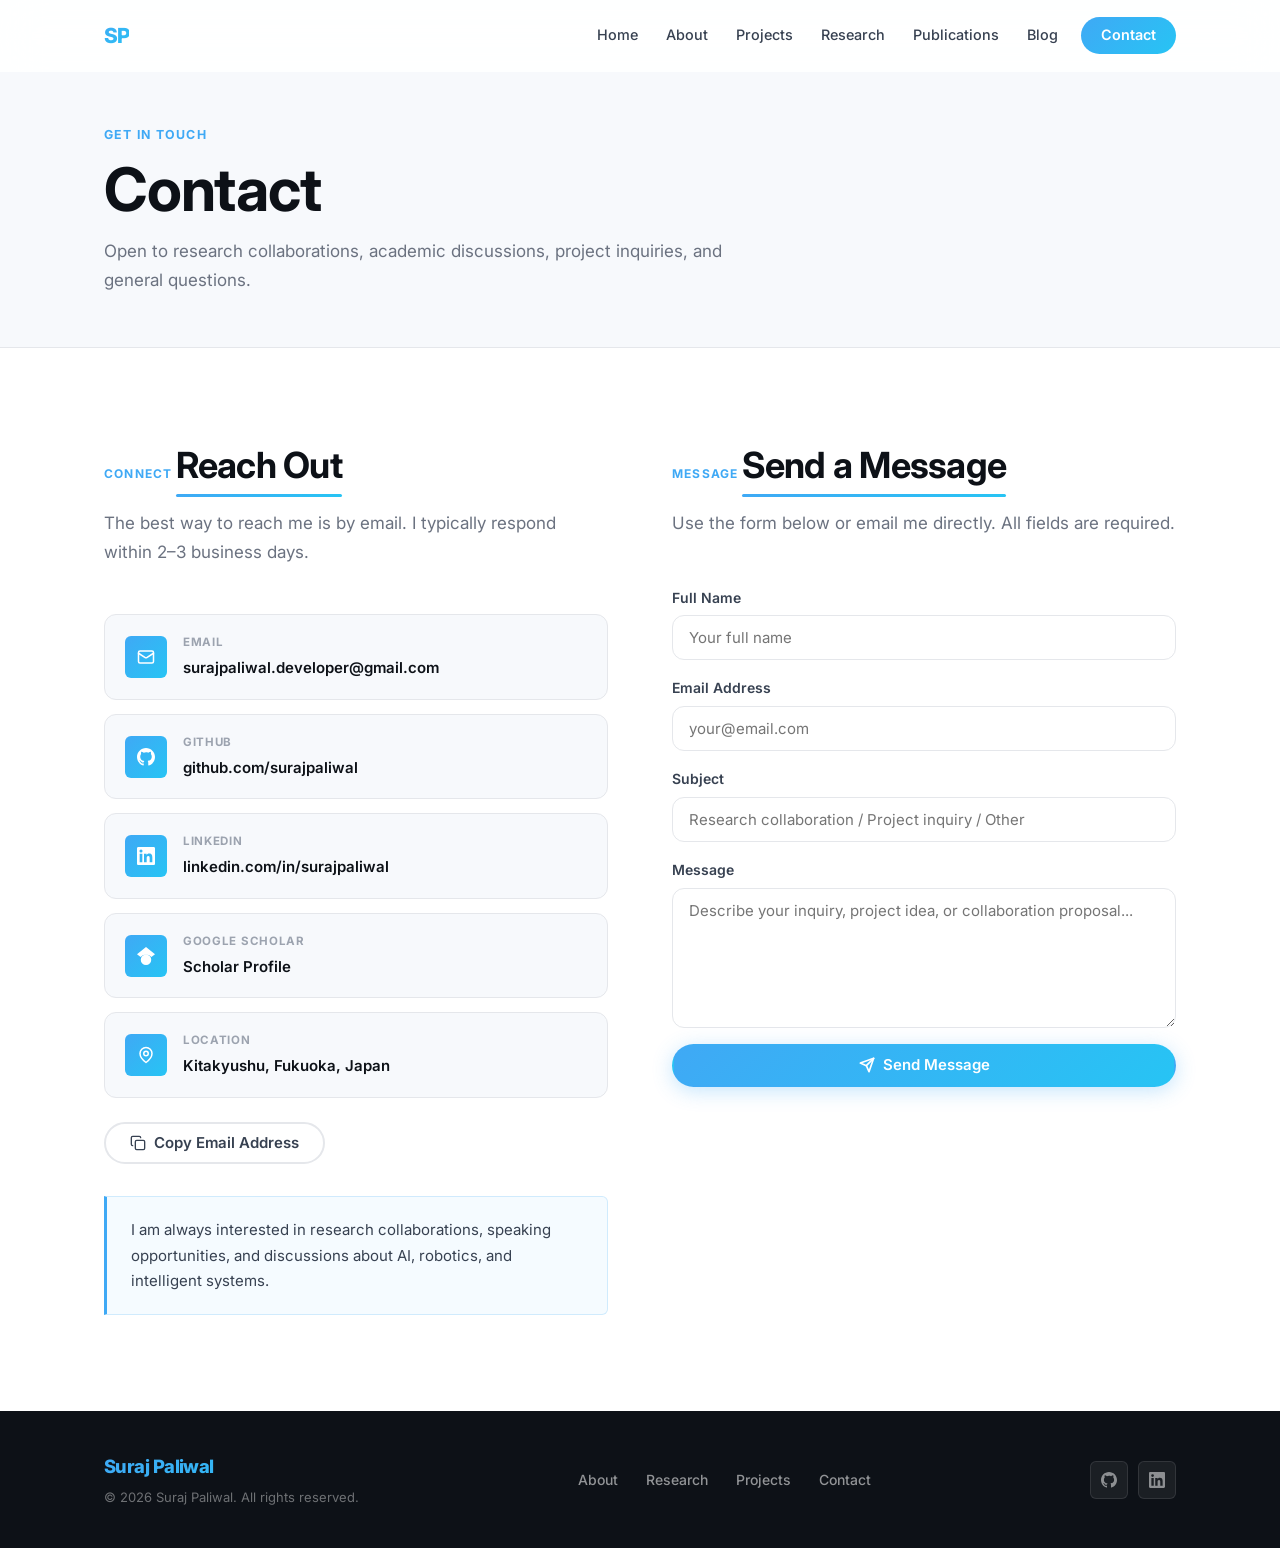
<file: contact.html>
<!DOCTYPE html>
<html lang="en">
<head>
  <meta charset="UTF-8">
  <meta name="viewport" content="width=device-width, initial-scale=1.0">
  <title>Contact — Suraj Paliwal</title>
  <meta name="description" content="Contact Suraj Paliwal — AI Engineer and Graduate Researcher at Kyushu Institute of Technology.">
  <link rel="preconnect" href="https://fonts.googleapis.com">
  <link rel="preconnect" href="https://fonts.gstatic.com" crossorigin>
  <link href="https://fonts.googleapis.com/css2?family=Inter:wght@300;400;500;600;700;800&display=swap" rel="stylesheet">
  <link rel="stylesheet" href="css/style.css">
</head>
<body>

<header class="nav" id="nav">
  <div class="container nav-container">
    <a href="index.html" class="nav-logo">SP</a>
    <nav role="navigation" aria-label="Main navigation">
      <ul class="nav-links" id="nav-links">
        <li><a href="index.html">Home</a></li>
        <li><a href="about.html">About</a></li>
        <li><a href="projects.html">Projects</a></li>
        <li><a href="research.html">Research</a></li>
        <li><a href="publications.html">Publications</a></li>
        <li><a href="blog.html">Blog</a></li>
        <li><a href="contact.html" class="nav-cta">Contact</a></li>
      </ul>
      <button class="hamburger" id="hamburger" aria-label="Toggle menu" aria-expanded="false">
        <span></span><span></span><span></span>
      </button>
    </nav>
  </div>
</header>

<main>
  <section class="page-hero">
    <div class="container">
      <span class="page-hero-label">Get in Touch</span>
      <h1>Contact</h1>
      <p>Open to research collaborations, academic discussions, project inquiries, and general questions.</p>
    </div>
  </section>

  <section class="section">
    <div class="container">
      <div class="contact-layout">

        <!-- Left: Contact Info -->
        <div>
          <div class="section-header fade-in">
            <span class="section-label">Connect</span>
            <h2>Reach Out</h2>
            <p>The best way to reach me is by email. I typically respond within 2–3 business days.</p>
          </div>

          <div class="contact-info-stack">

            <!-- Email -->
            <div class="contact-row fade-in delay-1">
              <div class="contact-row-icon">
                <svg xmlns="http://www.w3.org/2000/svg" viewBox="0 0 24 24" fill="none" stroke="currentColor" stroke-width="2" stroke-linecap="round" stroke-linejoin="round"><rect x="2" y="4" width="20" height="16" rx="2"/><path d="m22 7-8.97 5.7a1.94 1.94 0 0 1-2.06 0L2 7"/></svg>
              </div>
              <div>
                <span class="contact-row-label">Email</span>
                <div class="contact-row-value">
                  <a href="mailto:surajpaliwal.developer@gmail.com">surajpaliwal.developer@gmail.com</a>
                </div>
              </div>
            </div>

            <!-- GitHub -->
            <div class="contact-row fade-in delay-2">
              <div class="contact-row-icon">
                <svg xmlns="http://www.w3.org/2000/svg" viewBox="0 0 24 24" fill="currentColor"><path d="M12 0C5.374 0 0 5.373 0 12c0 5.302 3.438 9.8 8.207 11.387.599.111.793-.261.793-.577v-2.234c-3.338.726-4.033-1.416-4.033-1.416-.546-1.387-1.333-1.756-1.333-1.756-1.089-.745.083-.729.083-.729 1.205.084 1.839 1.237 1.839 1.237 1.07 1.834 2.807 1.304 3.492.997.107-.775.418-1.305.762-1.604-2.665-.305-5.467-1.334-5.467-5.931 0-1.311.469-2.381 1.236-3.221-.124-.303-.535-1.524.117-3.176 0 0 1.008-.322 3.301 1.23A11.509 11.509 0 0 1 12 5.803c1.02.005 2.047.138 3.006.404 2.291-1.552 3.297-1.23 3.297-1.23.653 1.653.242 2.874.118 3.176.77.84 1.235 1.911 1.235 3.221 0 4.609-2.807 5.624-5.479 5.921.43.372.823 1.102.823 2.222v3.293c0 .319.192.694.801.576C20.566 21.797 24 17.3 24 12c0-6.627-5.373-12-12-12z"/></svg>
              </div>
              <div>
                <span class="contact-row-label">GitHub</span>
                <div class="contact-row-value">
                  <a href="https://github.com/surajpaliwal" target="_blank" rel="noopener">github.com/surajpaliwal</a>
                </div>
              </div>
            </div>

            <!-- LinkedIn -->
            <div class="contact-row fade-in delay-3">
              <div class="contact-row-icon">
                <svg xmlns="http://www.w3.org/2000/svg" viewBox="0 0 24 24" fill="currentColor"><path d="M20.447 20.452h-3.554v-5.569c0-1.328-.027-3.037-1.852-3.037-1.853 0-2.136 1.445-2.136 2.939v5.667H9.351V9h3.414v1.561h.046c.477-.9 1.637-1.85 3.37-1.85 3.601 0 4.267 2.37 4.267 5.455v6.286zM5.337 7.433a2.062 2.062 0 0 1-2.063-2.065 2.064 2.064 0 1 1 2.063 2.065zm1.782 13.019H3.555V9h3.564v11.452zM22.225 0H1.771C.792 0 0 .774 0 1.729v20.542C0 23.227.792 24 1.771 24h20.451C23.2 24 24 23.227 24 22.271V1.729C24 .774 23.2 0 22.222 0h.003z"/></svg>
              </div>
              <div>
                <span class="contact-row-label">LinkedIn</span>
                <div class="contact-row-value">
                  <a href="https://linkedin.com/in/surajpaliwal" target="_blank" rel="noopener">linkedin.com/in/surajpaliwal</a>
                </div>
              </div>
            </div>

            <!-- Google Scholar -->
            <div class="contact-row fade-in delay-4">
              <div class="contact-row-icon">
                <svg xmlns="http://www.w3.org/2000/svg" viewBox="0 0 24 24" fill="currentColor"><path d="M12 24a7 7 0 1 1 0-14 7 7 0 0 1 0 14zm0-24L0 9.5l4.838 3.94A8 8 0 0 1 12 10a8 8 0 0 1 7.162 3.44L24 9.5z"/></svg>
              </div>
              <div>
                <span class="contact-row-label">Google Scholar</span>
                <div class="contact-row-value">
                  <a href="https://scholar.google.com" target="_blank" rel="noopener">Scholar Profile</a>
                </div>
              </div>
            </div>

            <!-- Location -->
            <div class="contact-row fade-in delay-5">
              <div class="contact-row-icon">
                <svg xmlns="http://www.w3.org/2000/svg" viewBox="0 0 24 24" fill="none" stroke="currentColor" stroke-width="2" stroke-linecap="round" stroke-linejoin="round"><path d="M20 10c0 6-8 12-8 12s-8-6-8-12a8 8 0 0 1 16 0Z"/><circle cx="12" cy="10" r="3"/></svg>
              </div>
              <div>
                <span class="contact-row-label">Location</span>
                <div class="contact-row-value">Kitakyushu, Fukuoka, Japan</div>
              </div>
            </div>

          </div>

          <!-- Copy email button -->
          <div style="margin-top:1.5rem;" class="fade-in">
            <button
              class="btn btn-outline"
              id="copy-email"
              data-email="surajpaliwal.developer@gmail.com"
            >
              <svg xmlns="http://www.w3.org/2000/svg" viewBox="0 0 24 24" fill="none" stroke="currentColor" stroke-width="2" stroke-linecap="round" stroke-linejoin="round"><rect width="14" height="14" x="8" y="8" rx="2" ry="2"/><path d="M4 16c-1.1 0-2-.9-2-2V4c0-1.1.9-2 2-2h10c1.1 0 2 .9 2 2"/></svg>
              Copy Email Address
            </button>
          </div>

          <!-- Info note -->
          <div class="fade-in" style="margin-top:2rem;">
            <div class="info-box">
              I am always interested in research collaborations, speaking opportunities,
              and discussions about AI, robotics, and intelligent systems.
            </div>
          </div>
        </div>

        <!-- Right: Contact Form -->
        <div class="fade-in delay-2">
          <div class="section-header">
            <span class="section-label">Message</span>
            <h2>Send a Message</h2>
            <p>Use the form below or email me directly. All fields are required.</p>
          </div>

          <!--
            To make this form functional on GitHub Pages, replace the action with
            a Formspree endpoint: action="https://formspree.io/f/YOUR_FORM_ID"
            or use Netlify Forms, EmailJS, etc.
          -->
          <form
            class="contact-form"
            action="https://formspree.io/f/YOUR_FORM_ID"
            method="POST"
          >
            <div class="form-group">
              <label for="name">Full Name</label>
              <input
                type="text"
                id="name"
                name="name"
                placeholder="Your full name"
                required
                autocomplete="name"
              >
            </div>

            <div class="form-group">
              <label for="email">Email Address</label>
              <input
                type="email"
                id="email"
                name="email"
                placeholder="your@email.com"
                required
                autocomplete="email"
              >
            </div>

            <div class="form-group">
              <label for="subject">Subject</label>
              <input
                type="text"
                id="subject"
                name="subject"
                placeholder="Research collaboration / Project inquiry / Other"
                required
              >
            </div>

            <div class="form-group">
              <label for="message">Message</label>
              <textarea
                id="message"
                name="message"
                placeholder="Describe your inquiry, project idea, or collaboration proposal..."
                required
              ></textarea>
            </div>

            <button type="submit" class="btn btn-primary" style="width:100%;justify-content:center;">
              <svg xmlns="http://www.w3.org/2000/svg" viewBox="0 0 24 24" fill="none" stroke="currentColor" stroke-width="2.5" stroke-linecap="round" stroke-linejoin="round"><path d="m22 2-7 20-4-9-9-4 20-7z"/><path d="M22 2 11 13"/></svg>
              Send Message
            </button>
          </form>
        </div>

      </div>
    </div>
  </section>
</main>

<footer class="footer">
  <div class="container footer-inner">
    <div>
      <span class="footer-brand">Suraj Paliwal</span>
      <p>&copy; <span id="current-year">2025</span> Suraj Paliwal. All rights reserved.</p>
    </div>
    <div class="footer-links">
      <a href="about.html">About</a>
      <a href="research.html">Research</a>
      <a href="projects.html">Projects</a>
      <a href="contact.html">Contact</a>
    </div>
    <div class="footer-socials">
      <a href="https://github.com/surajpaliwal" target="_blank" rel="noopener" class="footer-social-btn" aria-label="GitHub">
        <svg xmlns="http://www.w3.org/2000/svg" viewBox="0 0 24 24" fill="currentColor"><path d="M12 0C5.374 0 0 5.373 0 12c0 5.302 3.438 9.8 8.207 11.387.599.111.793-.261.793-.577v-2.234c-3.338.726-4.033-1.416-4.033-1.416-.546-1.387-1.333-1.756-1.333-1.756-1.089-.745.083-.729.083-.729 1.205.084 1.839 1.237 1.839 1.237 1.07 1.834 2.807 1.304 3.492.997.107-.775.418-1.305.762-1.604-2.665-.305-5.467-1.334-5.467-5.931 0-1.311.469-2.381 1.236-3.221-.124-.303-.535-1.524.117-3.176 0 0 1.008-.322 3.301 1.23A11.509 11.509 0 0 1 12 5.803c1.02.005 2.047.138 3.006.404 2.291-1.552 3.297-1.23 3.297-1.23.653 1.653.242 2.874.118 3.176.77.84 1.235 1.911 1.235 3.221 0 4.609-2.807 5.624-5.479 5.921.43.372.823 1.102.823 2.222v3.293c0 .319.192.694.801.576C20.566 21.797 24 17.3 24 12c0-6.627-5.373-12-12-12z"/></svg>
      </a>
      <a href="https://linkedin.com/in/surajpaliwal" target="_blank" rel="noopener" class="footer-social-btn" aria-label="LinkedIn">
        <svg xmlns="http://www.w3.org/2000/svg" viewBox="0 0 24 24" fill="currentColor"><path d="M20.447 20.452h-3.554v-5.569c0-1.328-.027-3.037-1.852-3.037-1.853 0-2.136 1.445-2.136 2.939v5.667H9.351V9h3.414v1.561h.046c.477-.9 1.637-1.85 3.37-1.85 3.601 0 4.267 2.37 4.267 5.455v6.286zM5.337 7.433a2.062 2.062 0 0 1-2.063-2.065 2.064 2.064 0 1 1 2.063 2.065zm1.782 13.019H3.555V9h3.564v11.452zM22.225 0H1.771C.792 0 0 .774 0 1.729v20.542C0 23.227.792 24 1.771 24h20.451C23.2 24 24 23.227 24 22.271V1.729C24 .774 23.2 0 22.222 0h.003z"/></svg>
      </a>
    </div>
  </div>
</footer>

<script src="js/main.js"></script>
</body>
</html>
</file>
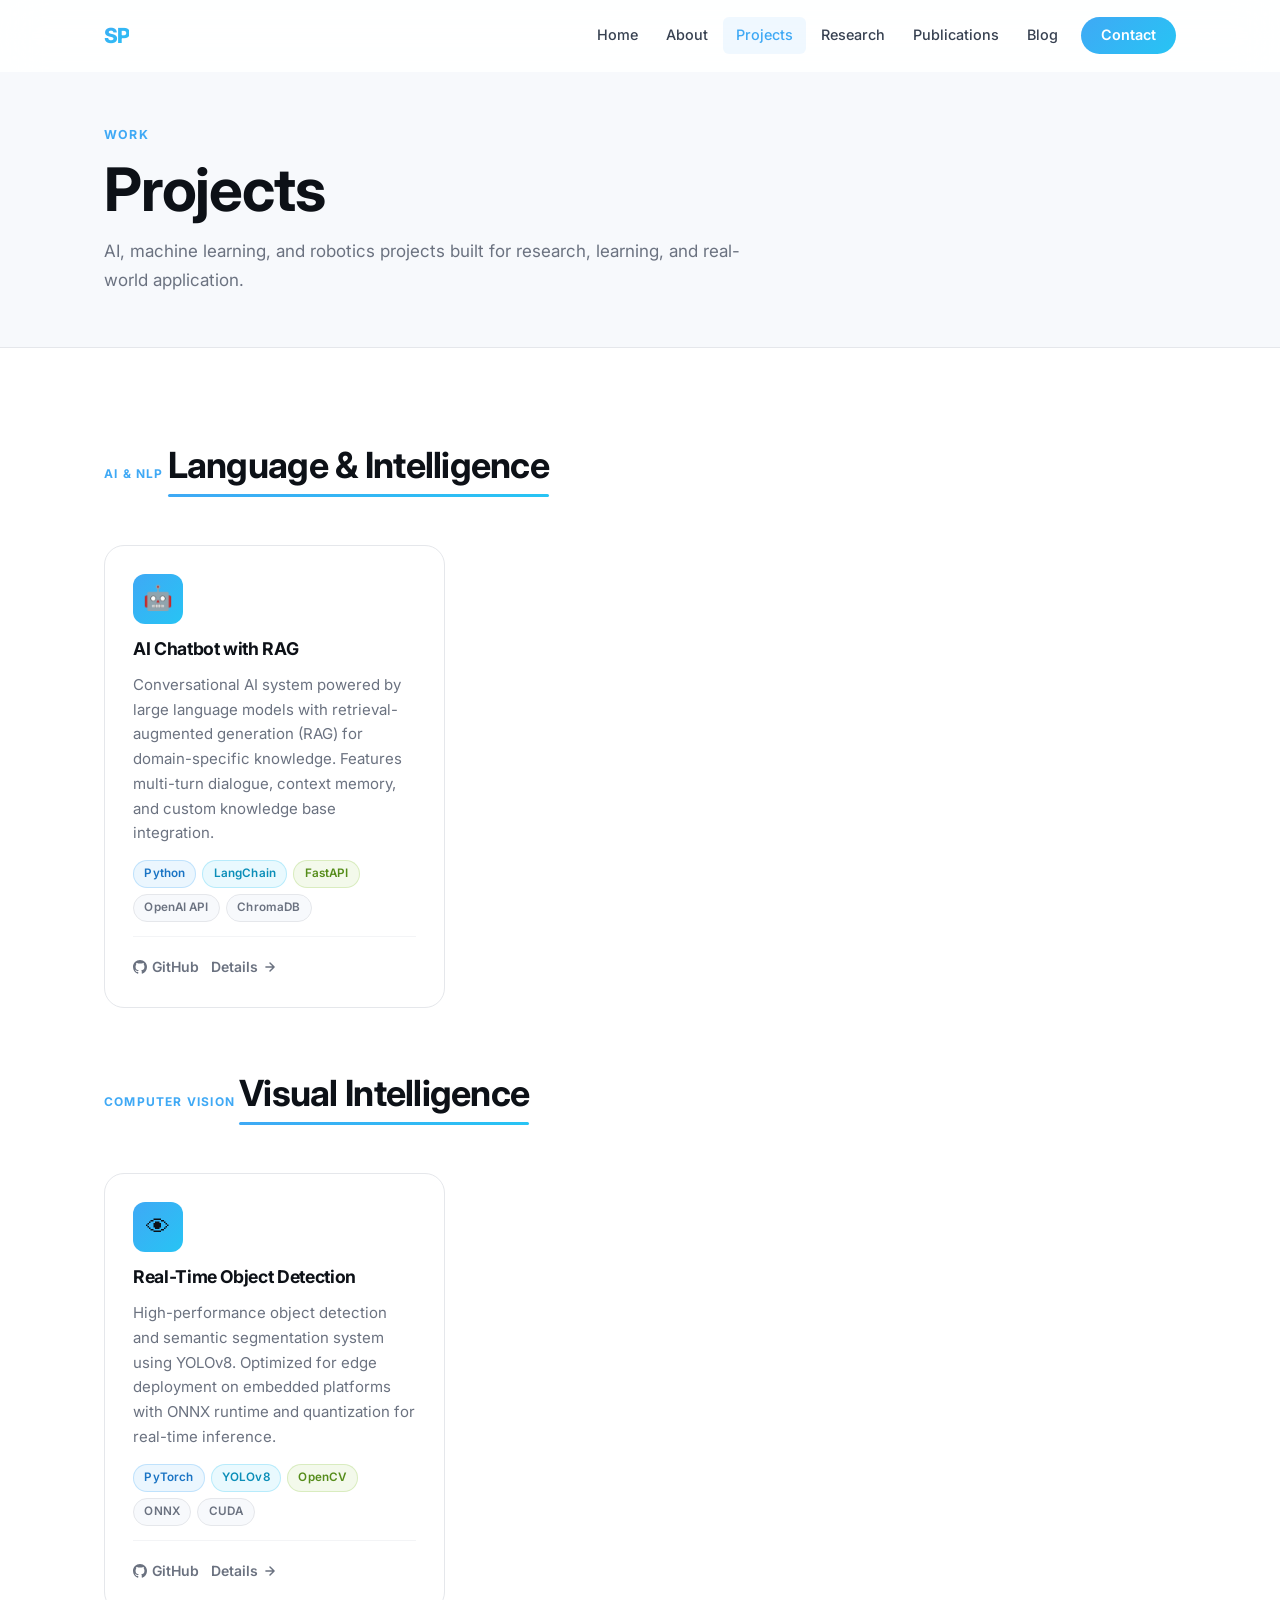
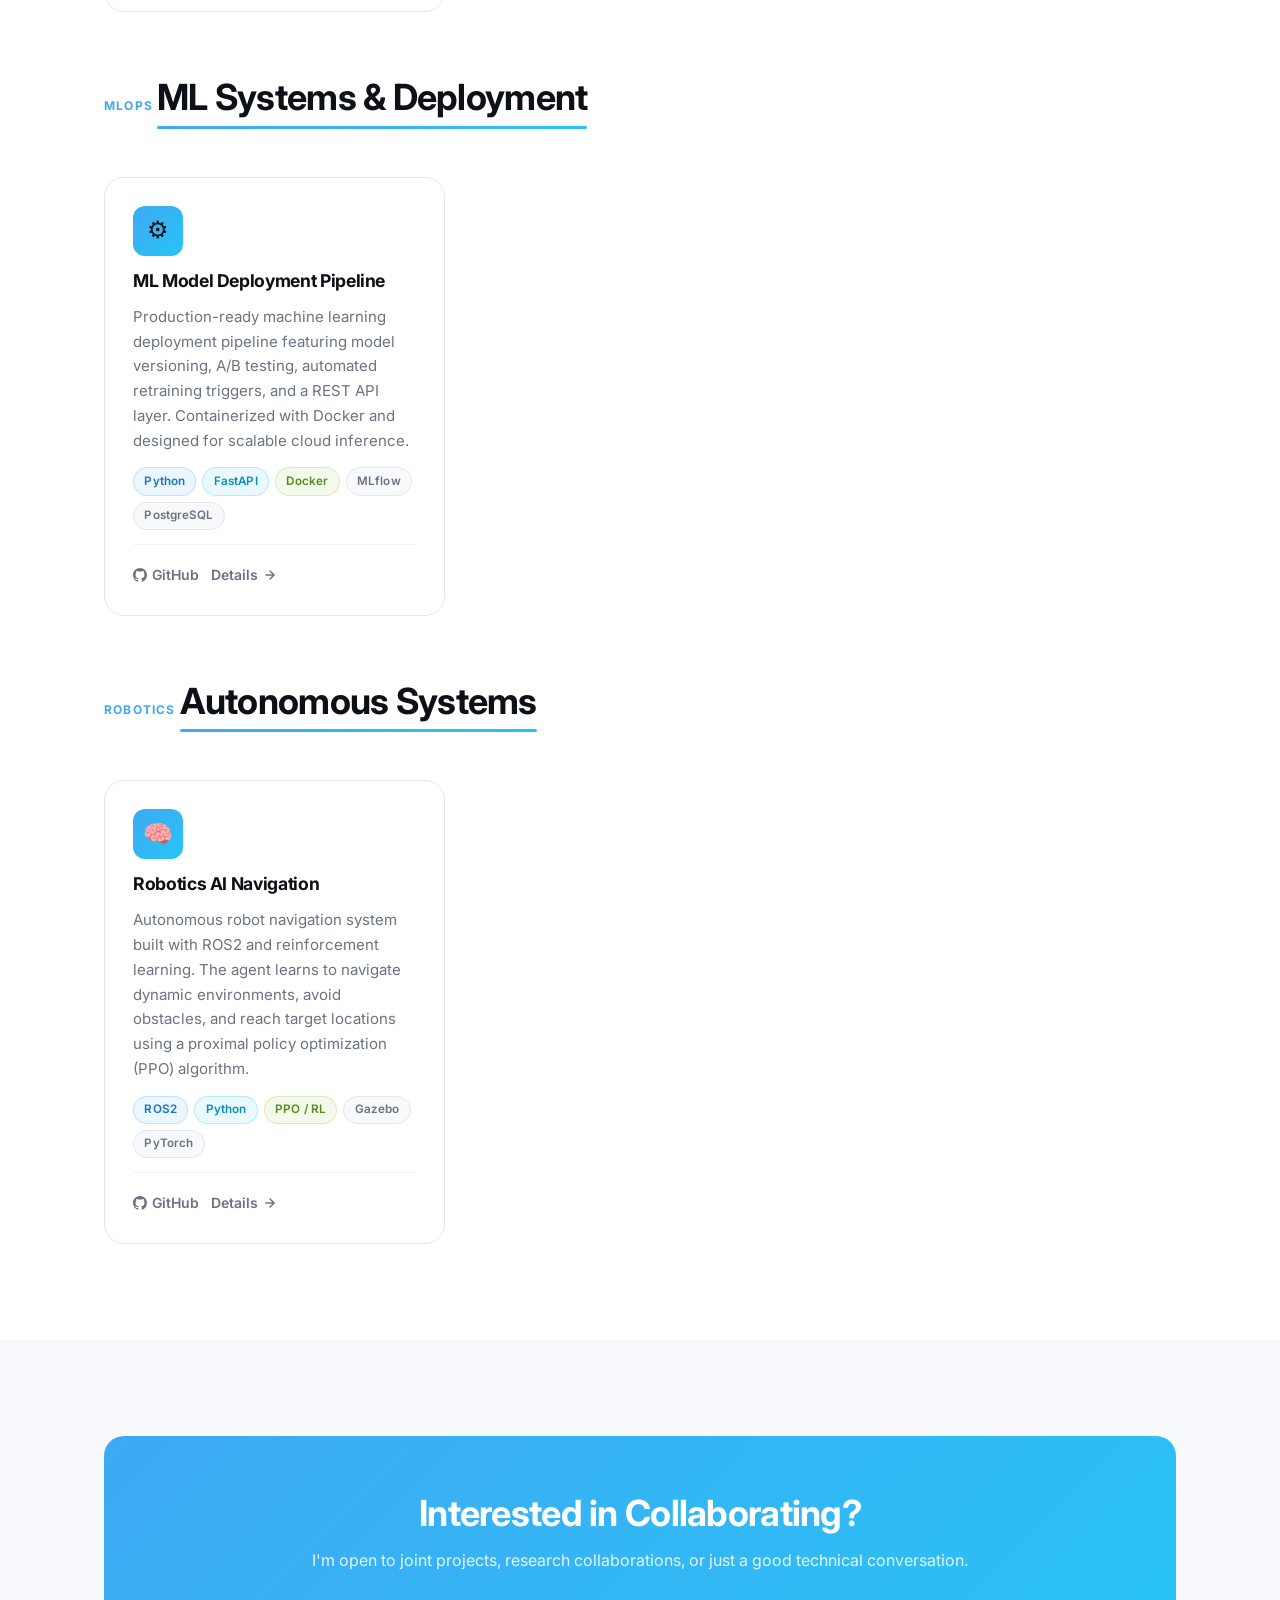
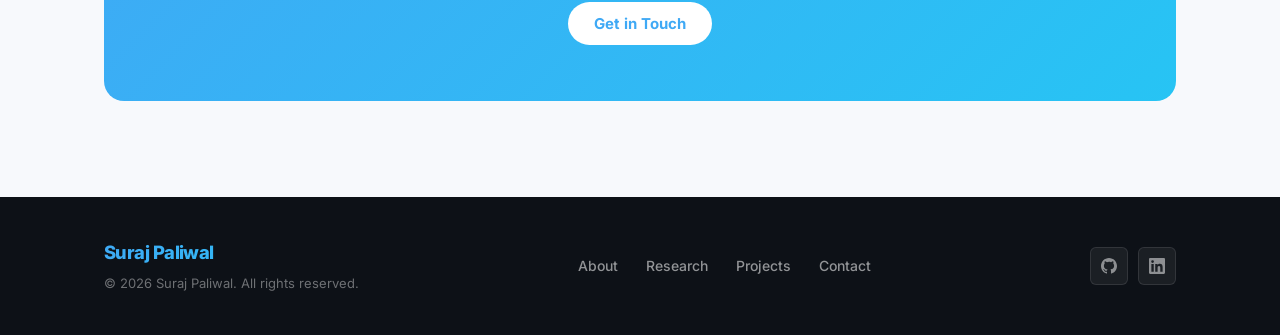
<file: projects.html>
<!DOCTYPE html>
<html lang="en">
<head>
  <meta charset="UTF-8">
  <meta name="viewport" content="width=device-width, initial-scale=1.0">
  <title>Projects — Suraj Paliwal</title>
  <meta name="description" content="AI and machine learning projects by Suraj Paliwal — chatbots, computer vision, robotics, and ML deployment.">
  <link rel="preconnect" href="https://fonts.googleapis.com">
  <link rel="preconnect" href="https://fonts.gstatic.com" crossorigin>
  <link href="https://fonts.googleapis.com/css2?family=Inter:wght@300;400;500;600;700;800&display=swap" rel="stylesheet">
  <link rel="stylesheet" href="css/style.css">
</head>
<body>

<header class="nav" id="nav">
  <div class="container nav-container">
    <a href="index.html" class="nav-logo">SP</a>
    <nav role="navigation" aria-label="Main navigation">
      <ul class="nav-links" id="nav-links">
        <li><a href="index.html">Home</a></li>
        <li><a href="about.html">About</a></li>
        <li><a href="projects.html">Projects</a></li>
        <li><a href="research.html">Research</a></li>
        <li><a href="publications.html">Publications</a></li>
        <li><a href="blog.html">Blog</a></li>
        <li><a href="contact.html" class="nav-cta">Contact</a></li>
      </ul>
      <button class="hamburger" id="hamburger" aria-label="Toggle menu" aria-expanded="false">
        <span></span><span></span><span></span>
      </button>
    </nav>
  </div>
</header>

<main>
  <section class="page-hero">
    <div class="container">
      <span class="page-hero-label">Work</span>
      <h1>Projects</h1>
      <p>AI, machine learning, and robotics projects built for research, learning, and real-world application.</p>
    </div>
  </section>

  <section class="section">
    <div class="container">

      <!-- AI / NLP Category -->
      <div class="section-header fade-in">
        <span class="section-label">AI &amp; NLP</span>
        <h2>Language &amp; Intelligence</h2>
      </div>

      <div class="projects-grid" style="margin-bottom:4rem;">
        <div class="project-card fade-in delay-1">
          <div class="project-icon">&#129302;</div>
          <h3>AI Chatbot with RAG</h3>
          <p>Conversational AI system powered by large language models with retrieval-augmented generation (RAG) for domain-specific knowledge. Features multi-turn dialogue, context memory, and custom knowledge base integration.</p>
          <div class="tags">
            <span class="tag tag-blue">Python</span>
            <span class="tag tag-cyan">LangChain</span>
            <span class="tag tag-green">FastAPI</span>
            <span class="tag tag-gray">OpenAI API</span>
            <span class="tag tag-gray">ChromaDB</span>
          </div>
          <div class="project-links">
            <a href="https://github.com/surajpaliwal" target="_blank" rel="noopener" class="project-link">
              <svg xmlns="http://www.w3.org/2000/svg" viewBox="0 0 24 24" fill="currentColor"><path d="M12 0C5.374 0 0 5.373 0 12c0 5.302 3.438 9.8 8.207 11.387.599.111.793-.261.793-.577v-2.234c-3.338.726-4.033-1.416-4.033-1.416-.546-1.387-1.333-1.756-1.333-1.756-1.089-.745.083-.729.083-.729 1.205.084 1.839 1.237 1.839 1.237 1.07 1.834 2.807 1.304 3.492.997.107-.775.418-1.305.762-1.604-2.665-.305-5.467-1.334-5.467-5.931 0-1.311.469-2.381 1.236-3.221-.124-.303-.535-1.524.117-3.176 0 0 1.008-.322 3.301 1.23A11.509 11.509 0 0 1 12 5.803c1.02.005 2.047.138 3.006.404 2.291-1.552 3.297-1.23 3.297-1.23.653 1.653.242 2.874.118 3.176.77.84 1.235 1.911 1.235 3.221 0 4.609-2.807 5.624-5.479 5.921.43.372.823 1.102.823 2.222v3.293c0 .319.192.694.801.576C20.566 21.797 24 17.3 24 12c0-6.627-5.373-12-12-12z"/></svg>
              GitHub
            </a>
            <a href="projects/ai-chatbot.html" class="project-link">
              Details
              <svg xmlns="http://www.w3.org/2000/svg" viewBox="0 0 24 24" fill="none" stroke="currentColor" stroke-width="2.5" stroke-linecap="round" stroke-linejoin="round"><path d="M5 12h14m-7-7 7 7-7 7"/></svg>
            </a>
          </div>
        </div>
      </div>

      <!-- Computer Vision Category -->
      <div class="section-header fade-in">
        <span class="section-label">Computer Vision</span>
        <h2>Visual Intelligence</h2>
      </div>

      <div class="projects-grid" style="margin-bottom:4rem;">
        <div class="project-card fade-in delay-1">
          <div class="project-icon">&#128065;</div>
          <h3>Real-Time Object Detection</h3>
          <p>High-performance object detection and semantic segmentation system using YOLOv8. Optimized for edge deployment on embedded platforms with ONNX runtime and quantization for real-time inference.</p>
          <div class="tags">
            <span class="tag tag-blue">PyTorch</span>
            <span class="tag tag-cyan">YOLOv8</span>
            <span class="tag tag-green">OpenCV</span>
            <span class="tag tag-gray">ONNX</span>
            <span class="tag tag-gray">CUDA</span>
          </div>
          <div class="project-links">
            <a href="https://github.com/surajpaliwal" target="_blank" rel="noopener" class="project-link">
              <svg xmlns="http://www.w3.org/2000/svg" viewBox="0 0 24 24" fill="currentColor"><path d="M12 0C5.374 0 0 5.373 0 12c0 5.302 3.438 9.8 8.207 11.387.599.111.793-.261.793-.577v-2.234c-3.338.726-4.033-1.416-4.033-1.416-.546-1.387-1.333-1.756-1.333-1.756-1.089-.745.083-.729.083-.729 1.205.084 1.839 1.237 1.839 1.237 1.07 1.834 2.807 1.304 3.492.997.107-.775.418-1.305.762-1.604-2.665-.305-5.467-1.334-5.467-5.931 0-1.311.469-2.381 1.236-3.221-.124-.303-.535-1.524.117-3.176 0 0 1.008-.322 3.301 1.23A11.509 11.509 0 0 1 12 5.803c1.02.005 2.047.138 3.006.404 2.291-1.552 3.297-1.23 3.297-1.23.653 1.653.242 2.874.118 3.176.77.84 1.235 1.911 1.235 3.221 0 4.609-2.807 5.624-5.479 5.921.43.372.823 1.102.823 2.222v3.293c0 .319.192.694.801.576C20.566 21.797 24 17.3 24 12c0-6.627-5.373-12-12-12z"/></svg>
              GitHub
            </a>
            <a href="projects/computer-vision.html" class="project-link">
              Details
              <svg xmlns="http://www.w3.org/2000/svg" viewBox="0 0 24 24" fill="none" stroke="currentColor" stroke-width="2.5" stroke-linecap="round" stroke-linejoin="round"><path d="M5 12h14m-7-7 7 7-7 7"/></svg>
            </a>
          </div>
        </div>
      </div>

      <!-- ML Systems Category -->
      <div class="section-header fade-in">
        <span class="section-label">MLOps</span>
        <h2>ML Systems &amp; Deployment</h2>
      </div>

      <div class="projects-grid" style="margin-bottom:4rem;">
        <div class="project-card fade-in delay-1">
          <div class="project-icon">&#9881;</div>
          <h3>ML Model Deployment Pipeline</h3>
          <p>Production-ready machine learning deployment pipeline featuring model versioning, A/B testing, automated retraining triggers, and a REST API layer. Containerized with Docker and designed for scalable cloud inference.</p>
          <div class="tags">
            <span class="tag tag-blue">Python</span>
            <span class="tag tag-cyan">FastAPI</span>
            <span class="tag tag-green">Docker</span>
            <span class="tag tag-gray">MLflow</span>
            <span class="tag tag-gray">PostgreSQL</span>
          </div>
          <div class="project-links">
            <a href="https://github.com/surajpaliwal" target="_blank" rel="noopener" class="project-link">
              <svg xmlns="http://www.w3.org/2000/svg" viewBox="0 0 24 24" fill="currentColor"><path d="M12 0C5.374 0 0 5.373 0 12c0 5.302 3.438 9.8 8.207 11.387.599.111.793-.261.793-.577v-2.234c-3.338.726-4.033-1.416-4.033-1.416-.546-1.387-1.333-1.756-1.333-1.756-1.089-.745.083-.729.083-.729 1.205.084 1.839 1.237 1.839 1.237 1.07 1.834 2.807 1.304 3.492.997.107-.775.418-1.305.762-1.604-2.665-.305-5.467-1.334-5.467-5.931 0-1.311.469-2.381 1.236-3.221-.124-.303-.535-1.524.117-3.176 0 0 1.008-.322 3.301 1.23A11.509 11.509 0 0 1 12 5.803c1.02.005 2.047.138 3.006.404 2.291-1.552 3.297-1.23 3.297-1.23.653 1.653.242 2.874.118 3.176.77.84 1.235 1.911 1.235 3.221 0 4.609-2.807 5.624-5.479 5.921.43.372.823 1.102.823 2.222v3.293c0 .319.192.694.801.576C20.566 21.797 24 17.3 24 12c0-6.627-5.373-12-12-12z"/></svg>
              GitHub
            </a>
            <a href="projects/ml-deployment.html" class="project-link">
              Details
              <svg xmlns="http://www.w3.org/2000/svg" viewBox="0 0 24 24" fill="none" stroke="currentColor" stroke-width="2.5" stroke-linecap="round" stroke-linejoin="round"><path d="M5 12h14m-7-7 7 7-7 7"/></svg>
            </a>
          </div>
        </div>
      </div>

      <!-- Robotics Category -->
      <div class="section-header fade-in">
        <span class="section-label">Robotics</span>
        <h2>Autonomous Systems</h2>
      </div>

      <div class="projects-grid">
        <div class="project-card fade-in delay-1">
          <div class="project-icon">&#129504;</div>
          <h3>Robotics AI Navigation</h3>
          <p>Autonomous robot navigation system built with ROS2 and reinforcement learning. The agent learns to navigate dynamic environments, avoid obstacles, and reach target locations using a proximal policy optimization (PPO) algorithm.</p>
          <div class="tags">
            <span class="tag tag-blue">ROS2</span>
            <span class="tag tag-cyan">Python</span>
            <span class="tag tag-green">PPO / RL</span>
            <span class="tag tag-gray">Gazebo</span>
            <span class="tag tag-gray">PyTorch</span>
          </div>
          <div class="project-links">
            <a href="https://github.com/surajpaliwal" target="_blank" rel="noopener" class="project-link">
              <svg xmlns="http://www.w3.org/2000/svg" viewBox="0 0 24 24" fill="currentColor"><path d="M12 0C5.374 0 0 5.373 0 12c0 5.302 3.438 9.8 8.207 11.387.599.111.793-.261.793-.577v-2.234c-3.338.726-4.033-1.416-4.033-1.416-.546-1.387-1.333-1.756-1.333-1.756-1.089-.745.083-.729.083-.729 1.205.084 1.839 1.237 1.839 1.237 1.07 1.834 2.807 1.304 3.492.997.107-.775.418-1.305.762-1.604-2.665-.305-5.467-1.334-5.467-5.931 0-1.311.469-2.381 1.236-3.221-.124-.303-.535-1.524.117-3.176 0 0 1.008-.322 3.301 1.23A11.509 11.509 0 0 1 12 5.803c1.02.005 2.047.138 3.006.404 2.291-1.552 3.297-1.23 3.297-1.23.653 1.653.242 2.874.118 3.176.77.84 1.235 1.911 1.235 3.221 0 4.609-2.807 5.624-5.479 5.921.43.372.823 1.102.823 2.222v3.293c0 .319.192.694.801.576C20.566 21.797 24 17.3 24 12c0-6.627-5.373-12-12-12z"/></svg>
              GitHub
            </a>
            <a href="projects/robotics-ai.html" class="project-link">
              Details
              <svg xmlns="http://www.w3.org/2000/svg" viewBox="0 0 24 24" fill="none" stroke="currentColor" stroke-width="2.5" stroke-linecap="round" stroke-linejoin="round"><path d="M5 12h14m-7-7 7 7-7 7"/></svg>
            </a>
          </div>
        </div>
      </div>

    </div>
  </section>

  <!-- CTA -->
  <section class="section section-alt">
    <div class="container">
      <div class="cta-banner fade-in">
        <h2>Interested in Collaborating?</h2>
        <p>I'm open to joint projects, research collaborations, or just a good technical conversation.</p>
        <a href="contact.html" class="btn">Get in Touch</a>
      </div>
    </div>
  </section>
</main>

<footer class="footer">
  <div class="container footer-inner">
    <div>
      <span class="footer-brand">Suraj Paliwal</span>
      <p>&copy; <span id="current-year">2025</span> Suraj Paliwal. All rights reserved.</p>
    </div>
    <div class="footer-links">
      <a href="about.html">About</a>
      <a href="research.html">Research</a>
      <a href="projects.html">Projects</a>
      <a href="contact.html">Contact</a>
    </div>
    <div class="footer-socials">
      <a href="https://github.com/surajpaliwal" target="_blank" rel="noopener" class="footer-social-btn" aria-label="GitHub">
        <svg xmlns="http://www.w3.org/2000/svg" viewBox="0 0 24 24" fill="currentColor"><path d="M12 0C5.374 0 0 5.373 0 12c0 5.302 3.438 9.8 8.207 11.387.599.111.793-.261.793-.577v-2.234c-3.338.726-4.033-1.416-4.033-1.416-.546-1.387-1.333-1.756-1.333-1.756-1.089-.745.083-.729.083-.729 1.205.084 1.839 1.237 1.839 1.237 1.07 1.834 2.807 1.304 3.492.997.107-.775.418-1.305.762-1.604-2.665-.305-5.467-1.334-5.467-5.931 0-1.311.469-2.381 1.236-3.221-.124-.303-.535-1.524.117-3.176 0 0 1.008-.322 3.301 1.23A11.509 11.509 0 0 1 12 5.803c1.02.005 2.047.138 3.006.404 2.291-1.552 3.297-1.23 3.297-1.23.653 1.653.242 2.874.118 3.176.77.84 1.235 1.911 1.235 3.221 0 4.609-2.807 5.624-5.479 5.921.43.372.823 1.102.823 2.222v3.293c0 .319.192.694.801.576C20.566 21.797 24 17.3 24 12c0-6.627-5.373-12-12-12z"/></svg>
      </a>
      <a href="https://linkedin.com/in/surajpaliwal" target="_blank" rel="noopener" class="footer-social-btn" aria-label="LinkedIn">
        <svg xmlns="http://www.w3.org/2000/svg" viewBox="0 0 24 24" fill="currentColor"><path d="M20.447 20.452h-3.554v-5.569c0-1.328-.027-3.037-1.852-3.037-1.853 0-2.136 1.445-2.136 2.939v5.667H9.351V9h3.414v1.561h.046c.477-.9 1.637-1.85 3.37-1.85 3.601 0 4.267 2.37 4.267 5.455v6.286zM5.337 7.433a2.062 2.062 0 0 1-2.063-2.065 2.064 2.064 0 1 1 2.063 2.065zm1.782 13.019H3.555V9h3.564v11.452zM22.225 0H1.771C.792 0 0 .774 0 1.729v20.542C0 23.227.792 24 1.771 24h20.451C23.2 24 24 23.227 24 22.271V1.729C24 .774 23.2 0 22.222 0h.003z"/></svg>
      </a>
    </div>
  </div>
</footer>

<script src="js/main.js"></script>
</body>
</html>
</file>
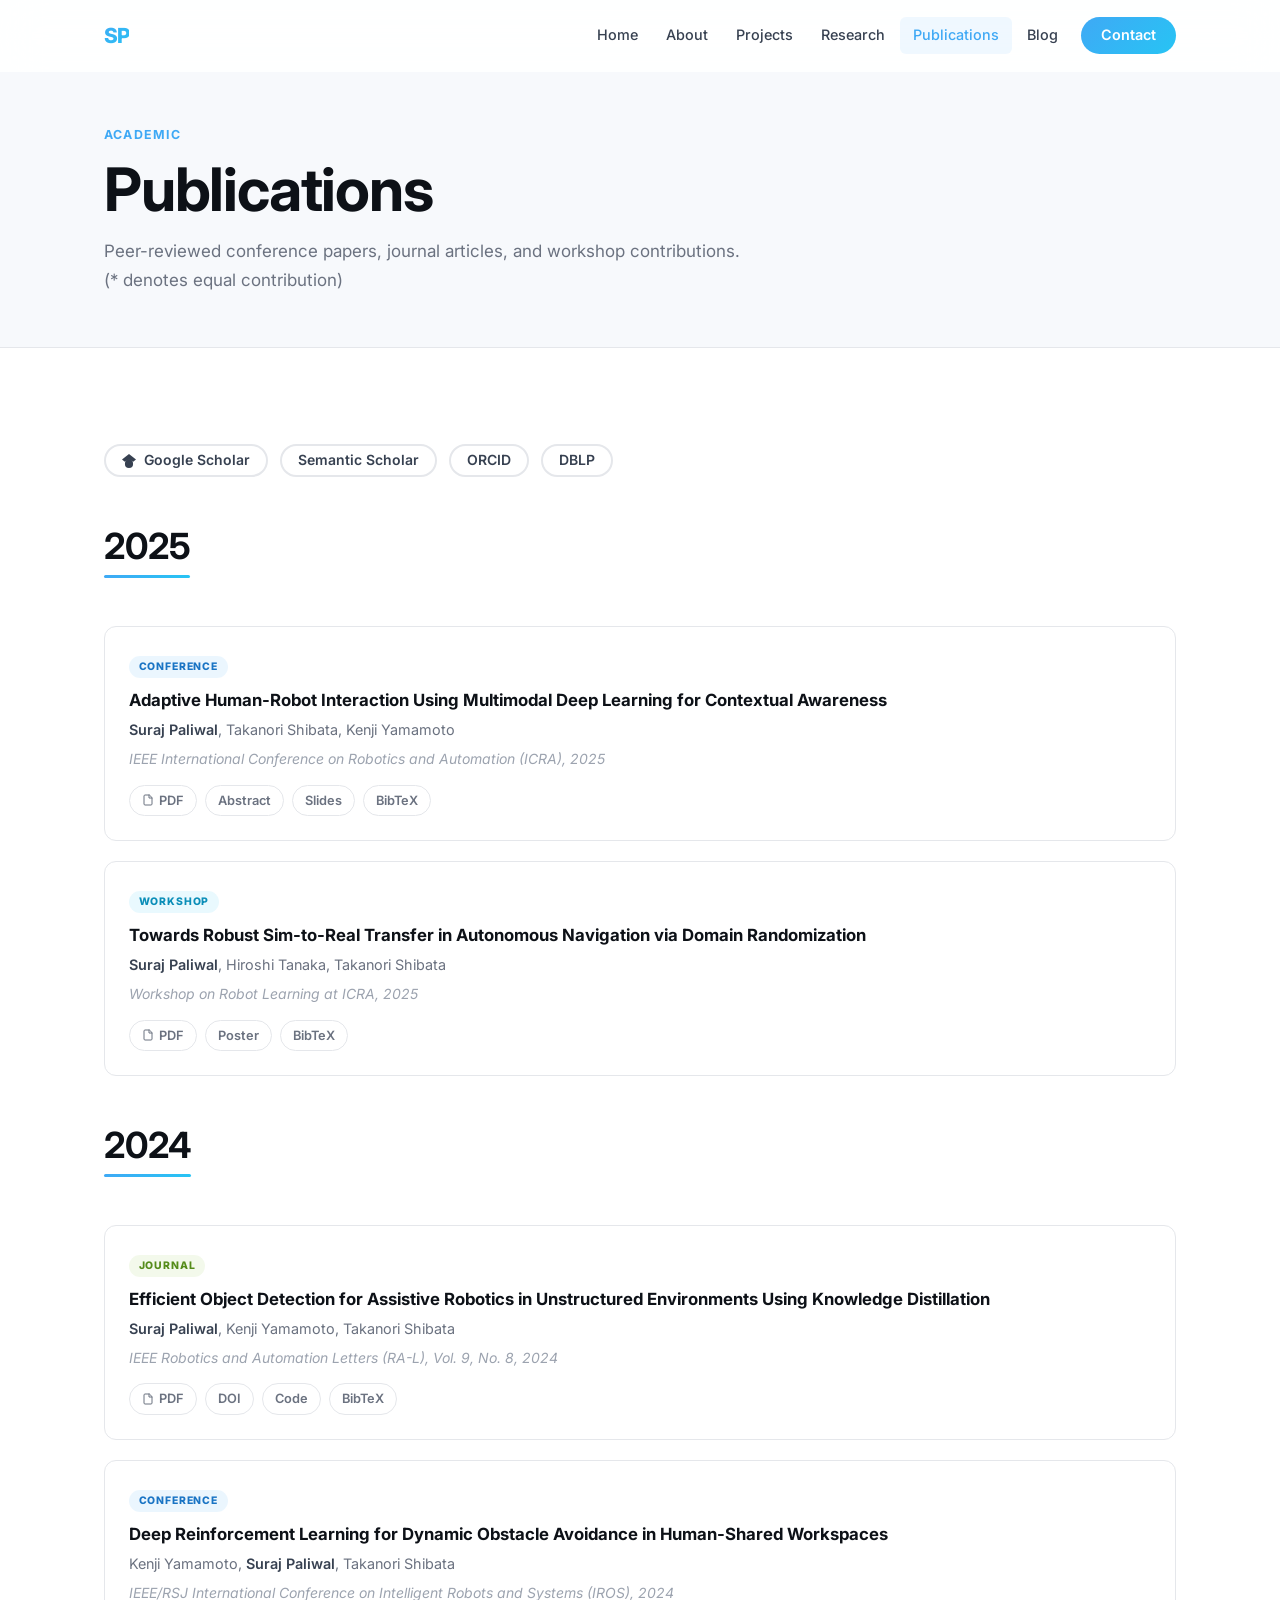
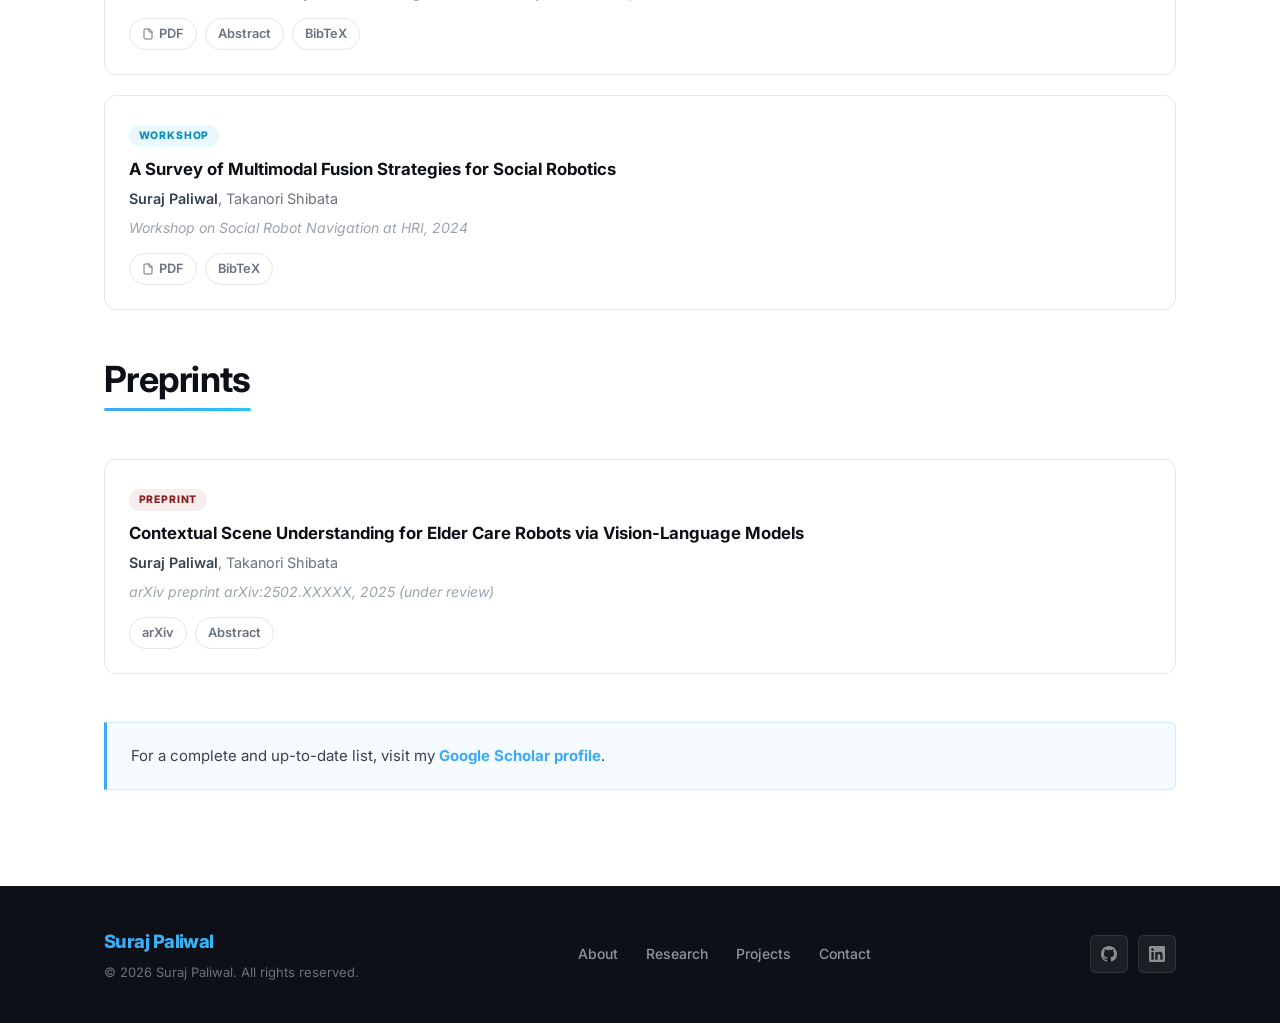
<file: publications.html>
<!DOCTYPE html>
<html lang="en">
<head>
  <meta charset="UTF-8">
  <meta name="viewport" content="width=device-width, initial-scale=1.0">
  <title>Publications — Suraj Paliwal</title>
  <meta name="description" content="Academic publications by Suraj Paliwal — conference papers, journal articles, and workshop contributions.">
  <link rel="preconnect" href="https://fonts.googleapis.com">
  <link rel="preconnect" href="https://fonts.gstatic.com" crossorigin>
  <link href="https://fonts.googleapis.com/css2?family=Inter:wght@300;400;500;600;700;800&display=swap" rel="stylesheet">
  <link rel="stylesheet" href="css/style.css">
</head>
<body>

<header class="nav" id="nav">
  <div class="container nav-container">
    <a href="index.html" class="nav-logo">SP</a>
    <nav role="navigation" aria-label="Main navigation">
      <ul class="nav-links" id="nav-links">
        <li><a href="index.html">Home</a></li>
        <li><a href="about.html">About</a></li>
        <li><a href="projects.html">Projects</a></li>
        <li><a href="research.html">Research</a></li>
        <li><a href="publications.html">Publications</a></li>
        <li><a href="blog.html">Blog</a></li>
        <li><a href="contact.html" class="nav-cta">Contact</a></li>
      </ul>
      <button class="hamburger" id="hamburger" aria-label="Toggle menu" aria-expanded="false">
        <span></span><span></span><span></span>
      </button>
    </nav>
  </div>
</header>

<main>
  <section class="page-hero">
    <div class="container">
      <span class="page-hero-label">Academic</span>
      <h1>Publications</h1>
      <p>Peer-reviewed conference papers, journal articles, and workshop contributions. (* denotes equal contribution)</p>
    </div>
  </section>

  <section class="section">
    <div class="container">

      <!-- Profiles -->
      <div class="fade-in" style="display:flex;gap:0.75rem;flex-wrap:wrap;margin-bottom:3rem;">
        <a href="https://scholar.google.com" target="_blank" rel="noopener" class="btn btn-outline btn-sm">
          <svg xmlns="http://www.w3.org/2000/svg" viewBox="0 0 24 24" fill="currentColor" style="width:14px;height:14px;"><path d="M12 24a7 7 0 1 1 0-14 7 7 0 0 1 0 14zm0-24L0 9.5l4.838 3.94A8 8 0 0 1 12 10a8 8 0 0 1 7.162 3.44L24 9.5z"/></svg>
          Google Scholar
        </a>
        <a href="https://www.semanticscholar.org" target="_blank" rel="noopener" class="btn btn-outline btn-sm">Semantic Scholar</a>
        <a href="https://orcid.org" target="_blank" rel="noopener" class="btn btn-outline btn-sm">ORCID</a>
        <a href="https://dblp.org" target="_blank" rel="noopener" class="btn btn-outline btn-sm">DBLP</a>
      </div>

      <!-- 2025 -->
      <div class="section-header fade-in">
        <h2>2025</h2>
      </div>

      <div class="pub-list" style="margin-bottom:3rem;">

        <div class="pub-item fade-in">
          <span class="pub-badge pub-badge-conf">Conference</span>
          <div class="pub-title">Adaptive Human-Robot Interaction Using Multimodal Deep Learning for Contextual Awareness</div>
          <div class="pub-authors"><strong>Suraj Paliwal</strong>, Takanori Shibata, Kenji Yamamoto</div>
          <div class="pub-venue">IEEE International Conference on Robotics and Automation (ICRA), 2025</div>
          <div class="pub-links">
            <a href="#" class="pub-link">
              <svg xmlns="http://www.w3.org/2000/svg" viewBox="0 0 24 24" fill="none" stroke="currentColor" stroke-width="2" stroke-linecap="round" stroke-linejoin="round"><path d="M14 2H6a2 2 0 0 0-2 2v16a2 2 0 0 0 2 2h12a2 2 0 0 0 2-2V8z"/><polyline points="14 2 14 8 20 8"/></svg>
              PDF
            </a>
            <a href="#" class="pub-link">Abstract</a>
            <a href="#" class="pub-link">Slides</a>
            <a href="#" class="pub-link">BibTeX</a>
          </div>
        </div>

        <div class="pub-item fade-in delay-1">
          <span class="pub-badge pub-badge-workshop">Workshop</span>
          <div class="pub-title">Towards Robust Sim-to-Real Transfer in Autonomous Navigation via Domain Randomization</div>
          <div class="pub-authors"><strong>Suraj Paliwal</strong>, Hiroshi Tanaka, Takanori Shibata</div>
          <div class="pub-venue">Workshop on Robot Learning at ICRA, 2025</div>
          <div class="pub-links">
            <a href="#" class="pub-link">
              <svg xmlns="http://www.w3.org/2000/svg" viewBox="0 0 24 24" fill="none" stroke="currentColor" stroke-width="2" stroke-linecap="round" stroke-linejoin="round"><path d="M14 2H6a2 2 0 0 0-2 2v16a2 2 0 0 0 2 2h12a2 2 0 0 0 2-2V8z"/><polyline points="14 2 14 8 20 8"/></svg>
              PDF
            </a>
            <a href="#" class="pub-link">Poster</a>
            <a href="#" class="pub-link">BibTeX</a>
          </div>
        </div>

      </div>

      <!-- 2024 -->
      <div class="section-header fade-in">
        <h2>2024</h2>
      </div>

      <div class="pub-list" style="margin-bottom:3rem;">

        <div class="pub-item fade-in">
          <span class="pub-badge pub-badge-journal">Journal</span>
          <div class="pub-title">Efficient Object Detection for Assistive Robotics in Unstructured Environments Using Knowledge Distillation</div>
          <div class="pub-authors"><strong>Suraj Paliwal</strong>, Kenji Yamamoto, Takanori Shibata</div>
          <div class="pub-venue">IEEE Robotics and Automation Letters (RA-L), Vol. 9, No. 8, 2024</div>
          <div class="pub-links">
            <a href="#" class="pub-link">
              <svg xmlns="http://www.w3.org/2000/svg" viewBox="0 0 24 24" fill="none" stroke="currentColor" stroke-width="2" stroke-linecap="round" stroke-linejoin="round"><path d="M14 2H6a2 2 0 0 0-2 2v16a2 2 0 0 0 2 2h12a2 2 0 0 0 2-2V8z"/><polyline points="14 2 14 8 20 8"/></svg>
              PDF
            </a>
            <a href="#" class="pub-link">DOI</a>
            <a href="#" class="pub-link">Code</a>
            <a href="#" class="pub-link">BibTeX</a>
          </div>
        </div>

        <div class="pub-item fade-in delay-1">
          <span class="pub-badge pub-badge-conf">Conference</span>
          <div class="pub-title">Deep Reinforcement Learning for Dynamic Obstacle Avoidance in Human-Shared Workspaces</div>
          <div class="pub-authors">Kenji Yamamoto, <strong>Suraj Paliwal</strong>, Takanori Shibata</div>
          <div class="pub-venue">IEEE/RSJ International Conference on Intelligent Robots and Systems (IROS), 2024</div>
          <div class="pub-links">
            <a href="#" class="pub-link">
              <svg xmlns="http://www.w3.org/2000/svg" viewBox="0 0 24 24" fill="none" stroke="currentColor" stroke-width="2" stroke-linecap="round" stroke-linejoin="round"><path d="M14 2H6a2 2 0 0 0-2 2v16a2 2 0 0 0 2 2h12a2 2 0 0 0 2-2V8z"/><polyline points="14 2 14 8 20 8"/></svg>
              PDF
            </a>
            <a href="#" class="pub-link">Abstract</a>
            <a href="#" class="pub-link">BibTeX</a>
          </div>
        </div>

        <div class="pub-item fade-in delay-2">
          <span class="pub-badge pub-badge-workshop">Workshop</span>
          <div class="pub-title">A Survey of Multimodal Fusion Strategies for Social Robotics</div>
          <div class="pub-authors"><strong>Suraj Paliwal</strong>, Takanori Shibata</div>
          <div class="pub-venue">Workshop on Social Robot Navigation at HRI, 2024</div>
          <div class="pub-links">
            <a href="#" class="pub-link">
              <svg xmlns="http://www.w3.org/2000/svg" viewBox="0 0 24 24" fill="none" stroke="currentColor" stroke-width="2" stroke-linecap="round" stroke-linejoin="round"><path d="M14 2H6a2 2 0 0 0-2 2v16a2 2 0 0 0 2 2h12a2 2 0 0 0 2-2V8z"/><polyline points="14 2 14 8 20 8"/></svg>
              PDF
            </a>
            <a href="#" class="pub-link">BibTeX</a>
          </div>
        </div>

      </div>

      <!-- Preprints -->
      <div class="section-header fade-in">
        <h2>Preprints</h2>
      </div>

      <div class="pub-list fade-in">
        <div class="pub-item">
          <span class="pub-badge pub-badge-preprint">Preprint</span>
          <div class="pub-title">Contextual Scene Understanding for Elder Care Robots via Vision-Language Models</div>
          <div class="pub-authors"><strong>Suraj Paliwal</strong>, Takanori Shibata</div>
          <div class="pub-venue">arXiv preprint arXiv:2502.XXXXX, 2025 (under review)</div>
          <div class="pub-links">
            <a href="#" class="pub-link">arXiv</a>
            <a href="#" class="pub-link">Abstract</a>
          </div>
        </div>
      </div>

      <!-- Scholar Link -->
      <div class="fade-in" style="margin-top:3rem;">
        <div class="info-box">
          For a complete and up-to-date list, visit my
          <a href="https://scholar.google.com" target="_blank" rel="noopener" style="font-weight:700;">Google Scholar profile</a>.
        </div>
      </div>

    </div>
  </section>
</main>

<footer class="footer">
  <div class="container footer-inner">
    <div>
      <span class="footer-brand">Suraj Paliwal</span>
      <p>&copy; <span id="current-year">2025</span> Suraj Paliwal. All rights reserved.</p>
    </div>
    <div class="footer-links">
      <a href="about.html">About</a>
      <a href="research.html">Research</a>
      <a href="projects.html">Projects</a>
      <a href="contact.html">Contact</a>
    </div>
    <div class="footer-socials">
      <a href="https://github.com/surajpaliwal" target="_blank" rel="noopener" class="footer-social-btn" aria-label="GitHub">
        <svg xmlns="http://www.w3.org/2000/svg" viewBox="0 0 24 24" fill="currentColor"><path d="M12 0C5.374 0 0 5.373 0 12c0 5.302 3.438 9.8 8.207 11.387.599.111.793-.261.793-.577v-2.234c-3.338.726-4.033-1.416-4.033-1.416-.546-1.387-1.333-1.756-1.333-1.756-1.089-.745.083-.729.083-.729 1.205.084 1.839 1.237 1.839 1.237 1.07 1.834 2.807 1.304 3.492.997.107-.775.418-1.305.762-1.604-2.665-.305-5.467-1.334-5.467-5.931 0-1.311.469-2.381 1.236-3.221-.124-.303-.535-1.524.117-3.176 0 0 1.008-.322 3.301 1.23A11.509 11.509 0 0 1 12 5.803c1.02.005 2.047.138 3.006.404 2.291-1.552 3.297-1.23 3.297-1.23.653 1.653.242 2.874.118 3.176.77.84 1.235 1.911 1.235 3.221 0 4.609-2.807 5.624-5.479 5.921.43.372.823 1.102.823 2.222v3.293c0 .319.192.694.801.576C20.566 21.797 24 17.3 24 12c0-6.627-5.373-12-12-12z"/></svg>
      </a>
      <a href="https://linkedin.com/in/surajpaliwal" target="_blank" rel="noopener" class="footer-social-btn" aria-label="LinkedIn">
        <svg xmlns="http://www.w3.org/2000/svg" viewBox="0 0 24 24" fill="currentColor"><path d="M20.447 20.452h-3.554v-5.569c0-1.328-.027-3.037-1.852-3.037-1.853 0-2.136 1.445-2.136 2.939v5.667H9.351V9h3.414v1.561h.046c.477-.9 1.637-1.85 3.37-1.85 3.601 0 4.267 2.37 4.267 5.455v6.286zM5.337 7.433a2.062 2.062 0 0 1-2.063-2.065 2.064 2.064 0 1 1 2.063 2.065zm1.782 13.019H3.555V9h3.564v11.452zM22.225 0H1.771C.792 0 0 .774 0 1.729v20.542C0 23.227.792 24 1.771 24h20.451C23.2 24 24 23.227 24 22.271V1.729C24 .774 23.2 0 22.222 0h.003z"/></svg>
      </a>
    </div>
  </div>
</footer>

<script src="js/main.js"></script>
</body>
</html>
</file>
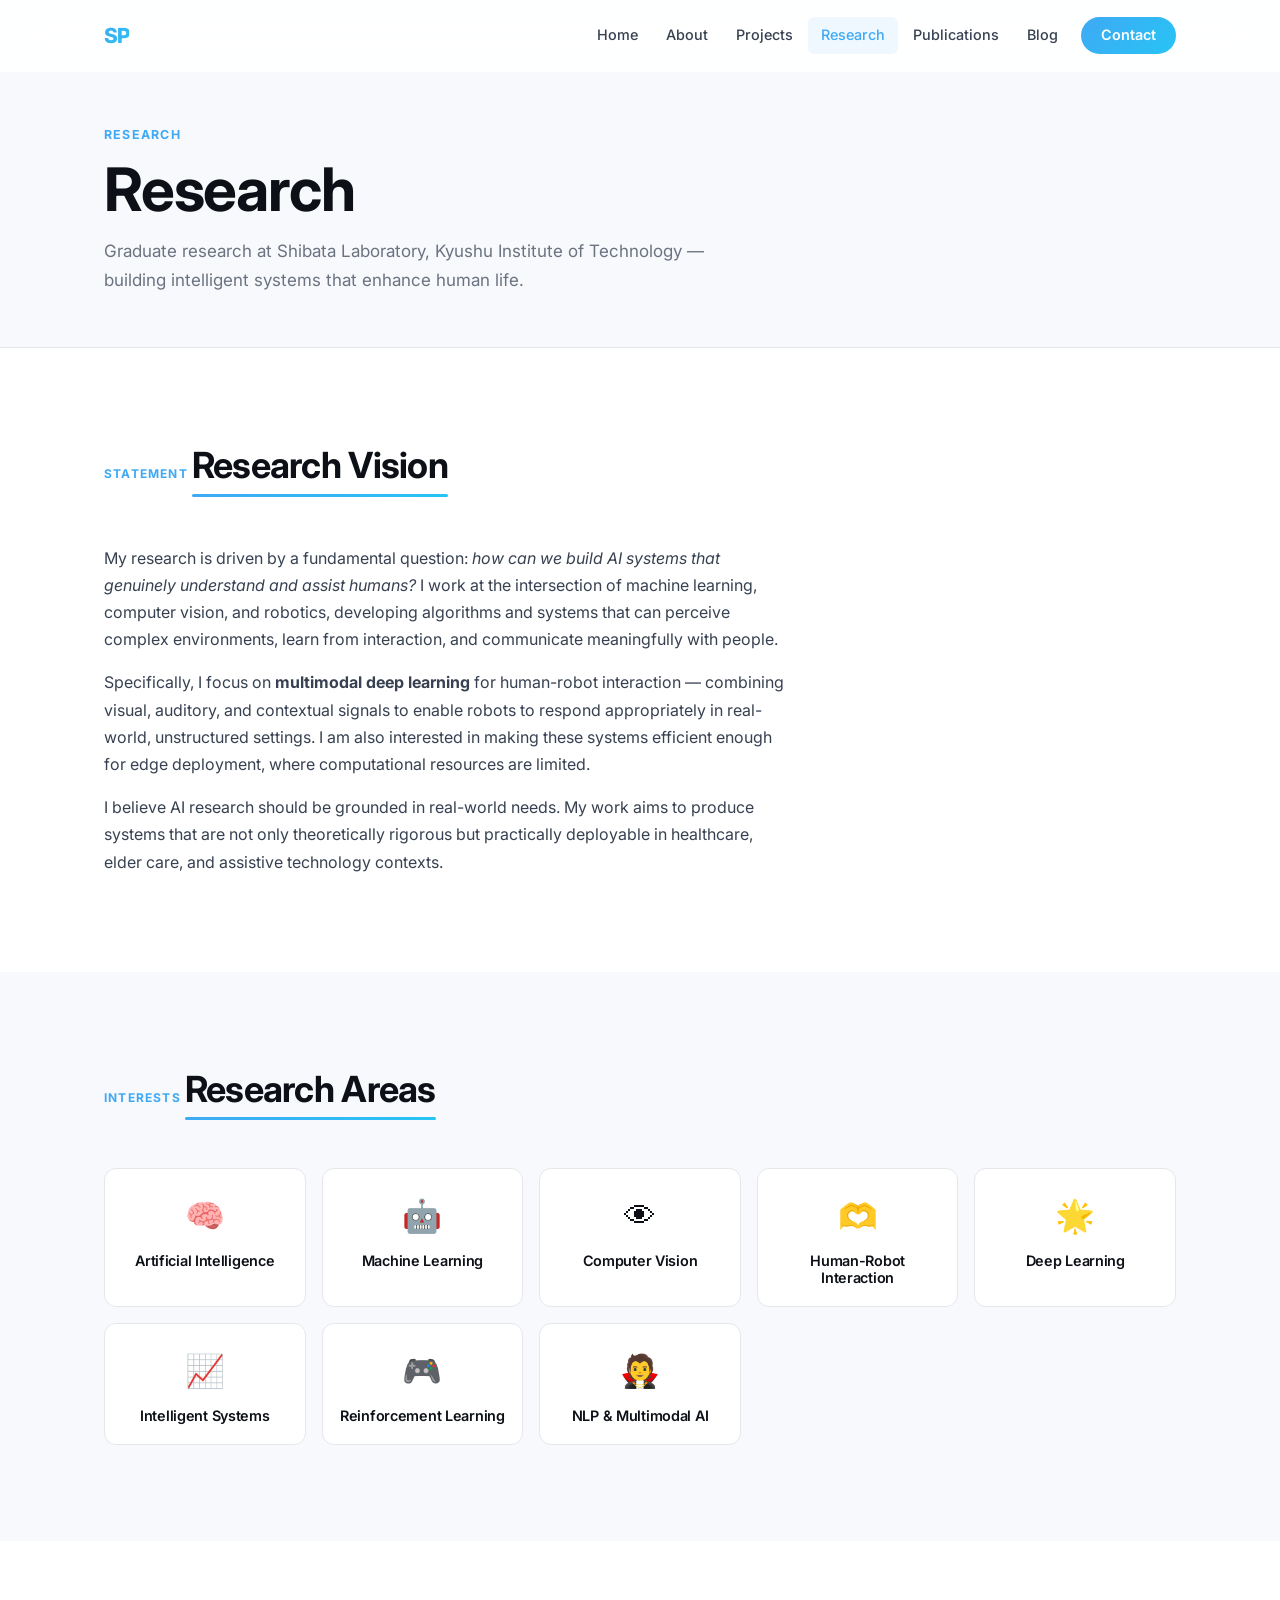
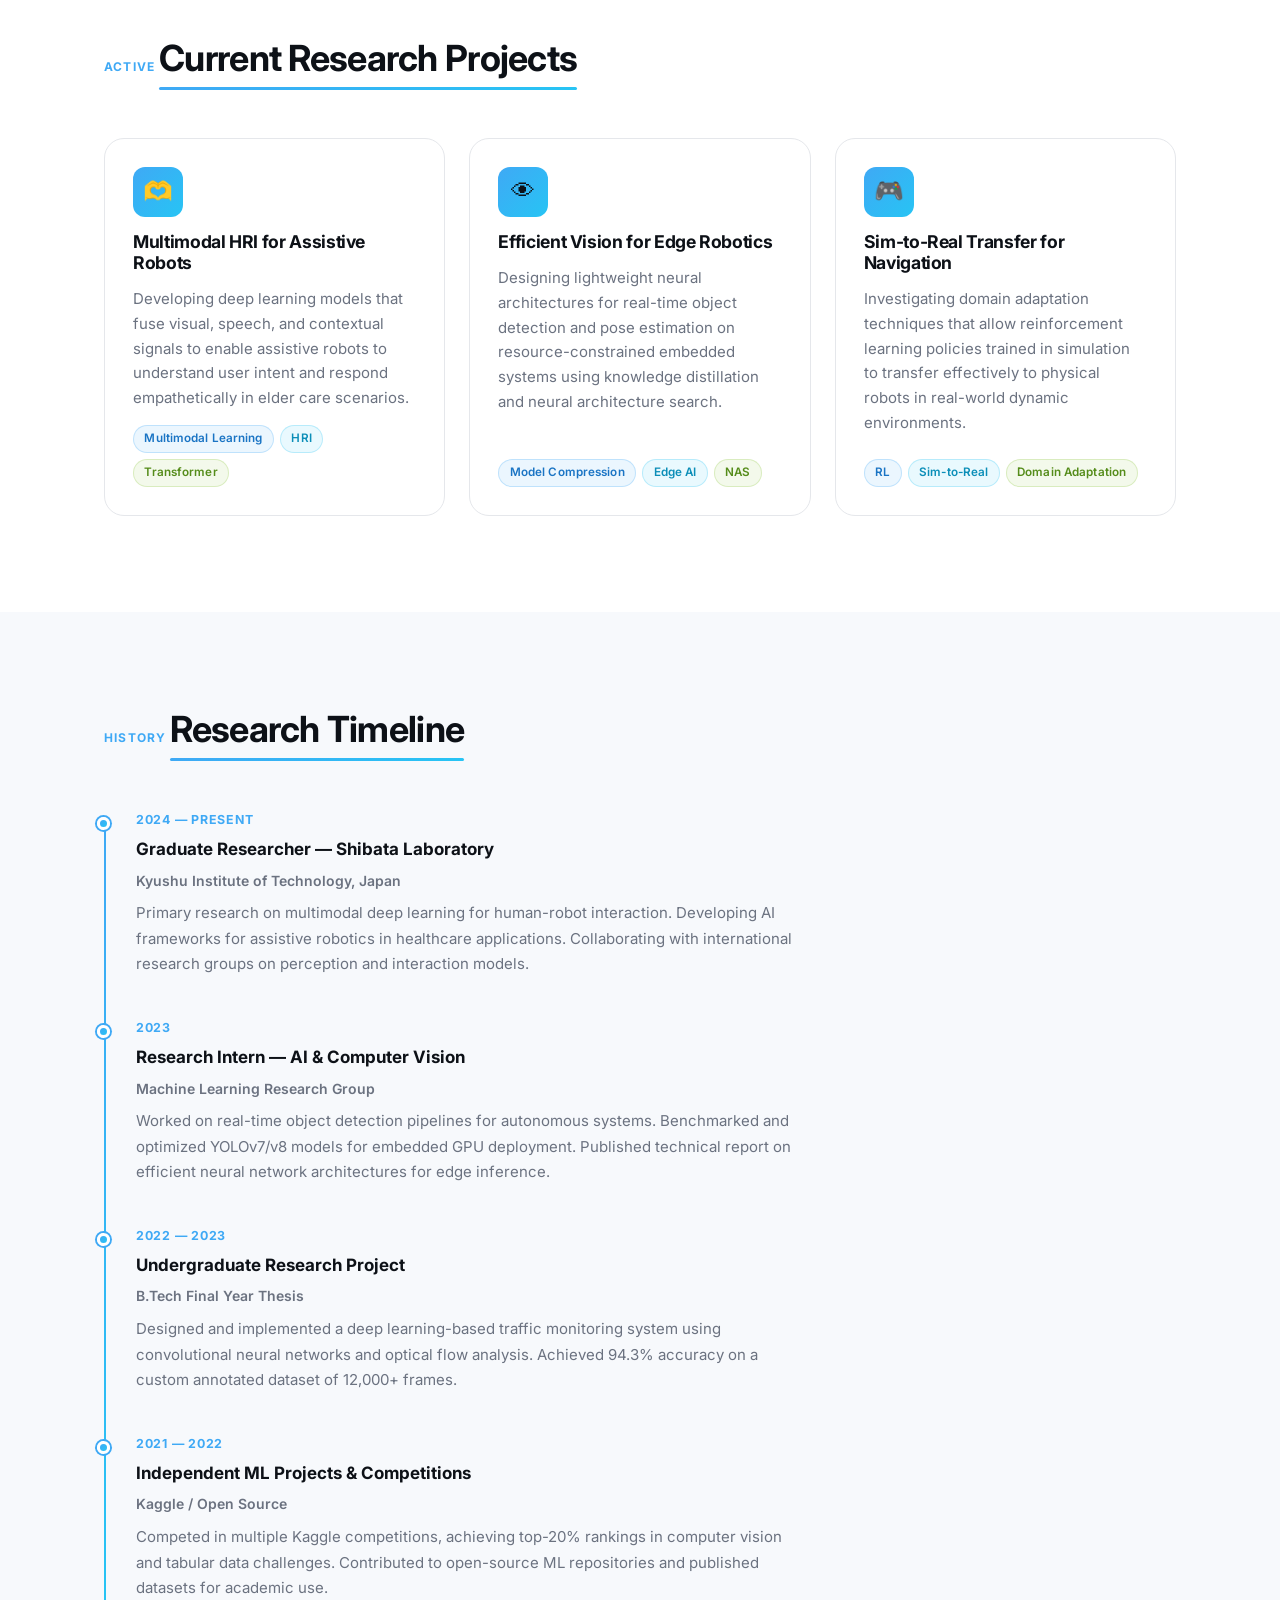
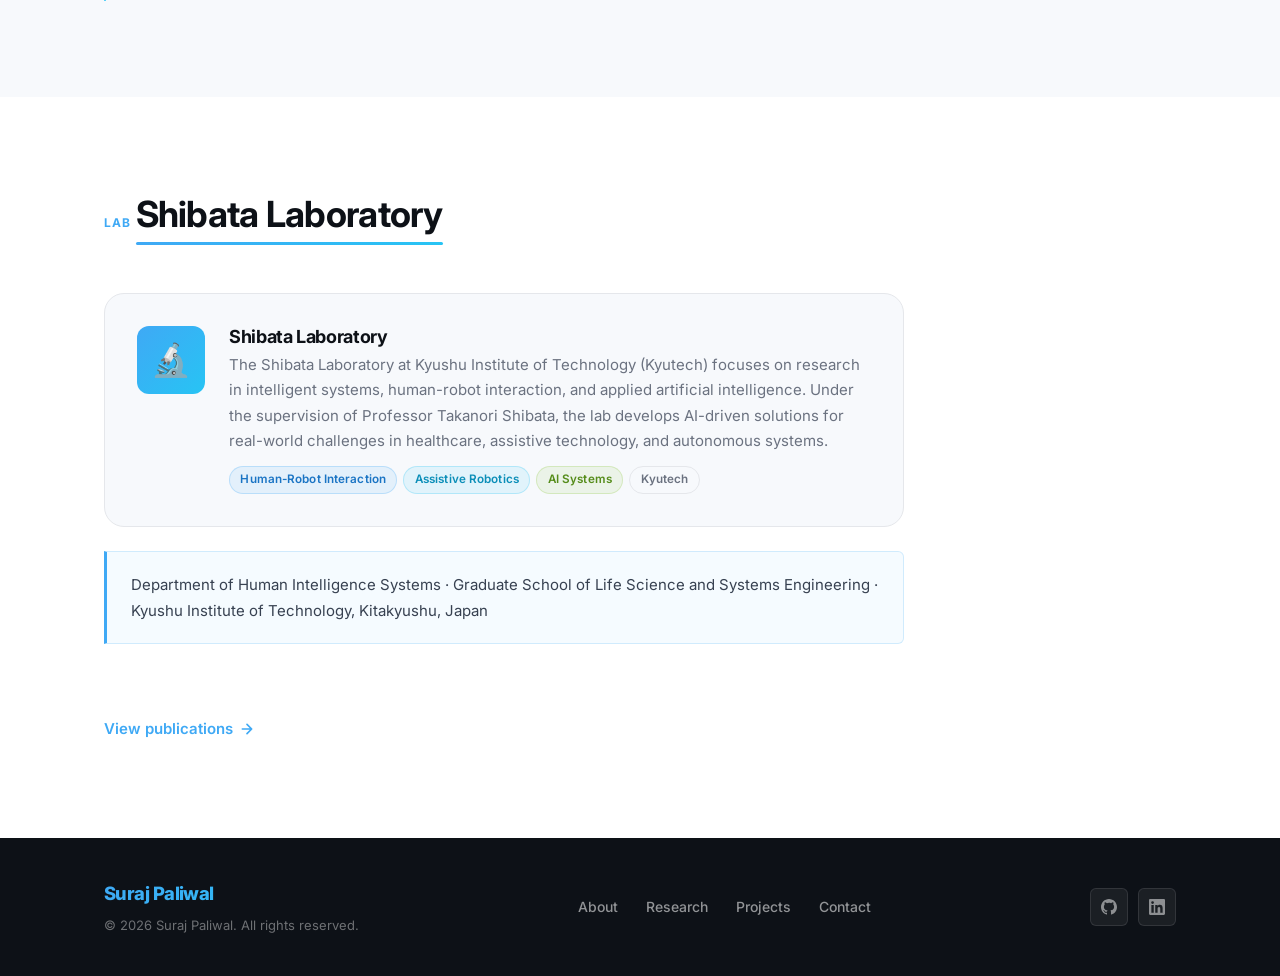
<file: research.html>
<!DOCTYPE html>
<html lang="en">
<head>
  <meta charset="UTF-8">
  <meta name="viewport" content="width=device-width, initial-scale=1.0">
  <title>Research — Suraj Paliwal</title>
  <meta name="description" content="Research by Suraj Paliwal at Shibata Laboratory, Kyushu Institute of Technology — AI, machine learning, and human-robot interaction.">
  <link rel="preconnect" href="https://fonts.googleapis.com">
  <link rel="preconnect" href="https://fonts.gstatic.com" crossorigin>
  <link href="https://fonts.googleapis.com/css2?family=Inter:wght@300;400;500;600;700;800&display=swap" rel="stylesheet">
  <link rel="stylesheet" href="css/style.css">
</head>
<body>

<header class="nav" id="nav">
  <div class="container nav-container">
    <a href="index.html" class="nav-logo">SP</a>
    <nav role="navigation" aria-label="Main navigation">
      <ul class="nav-links" id="nav-links">
        <li><a href="index.html">Home</a></li>
        <li><a href="about.html">About</a></li>
        <li><a href="projects.html">Projects</a></li>
        <li><a href="research.html">Research</a></li>
        <li><a href="publications.html">Publications</a></li>
        <li><a href="blog.html">Blog</a></li>
        <li><a href="contact.html" class="nav-cta">Contact</a></li>
      </ul>
      <button class="hamburger" id="hamburger" aria-label="Toggle menu" aria-expanded="false">
        <span></span><span></span><span></span>
      </button>
    </nav>
  </div>
</header>

<main>
  <section class="page-hero">
    <div class="container">
      <span class="page-hero-label">Research</span>
      <h1>Research</h1>
      <p>Graduate research at Shibata Laboratory, Kyushu Institute of Technology — building intelligent systems that enhance human life.</p>
    </div>
  </section>

  <!-- Research Statement -->
  <section class="section">
    <div class="container">
      <div style="max-width:760px;" class="fade-in">
        <div class="section-header">
          <span class="section-label">Statement</span>
          <h2>Research Vision</h2>
        </div>
        <p>
          My research is driven by a fundamental question: <em>how can we build AI systems that
          genuinely understand and assist humans?</em> I work at the intersection of machine learning,
          computer vision, and robotics, developing algorithms and systems that can perceive
          complex environments, learn from interaction, and communicate meaningfully with people.
        </p>
        <p>
          Specifically, I focus on <strong>multimodal deep learning</strong> for human-robot interaction —
          combining visual, auditory, and contextual signals to enable robots to respond
          appropriately in real-world, unstructured settings. I am also interested in making these
          systems efficient enough for edge deployment, where computational resources are limited.
        </p>
        <p>
          I believe AI research should be grounded in real-world needs. My work aims to produce
          systems that are not only theoretically rigorous but practically deployable in healthcare,
          elder care, and assistive technology contexts.
        </p>
      </div>
    </div>
  </section>

  <!-- Research Interests -->
  <section class="section section-alt">
    <div class="container">
      <div class="section-header fade-in">
        <span class="section-label">Interests</span>
        <h2>Research Areas</h2>
      </div>

      <div class="interests-grid">
        <div class="interest-card fade-in delay-1">
          <span class="interest-icon">&#129504;</span>
          <h4>Artificial Intelligence</h4>
        </div>
        <div class="interest-card fade-in delay-2">
          <span class="interest-icon">&#129302;</span>
          <h4>Machine Learning</h4>
        </div>
        <div class="interest-card fade-in delay-3">
          <span class="interest-icon">&#128065;</span>
          <h4>Computer Vision</h4>
        </div>
        <div class="interest-card fade-in delay-4">
          <span class="interest-icon">&#129782;</span>
          <h4>Human-Robot Interaction</h4>
        </div>
        <div class="interest-card fade-in delay-5">
          <span class="interest-icon">&#127775;</span>
          <h4>Deep Learning</h4>
        </div>
        <div class="interest-card fade-in delay-1">
          <span class="interest-icon">&#128200;</span>
          <h4>Intelligent Systems</h4>
        </div>
        <div class="interest-card fade-in delay-2">
          <span class="interest-icon">&#127918;</span>
          <h4>Reinforcement Learning</h4>
        </div>
        <div class="interest-card fade-in delay-3">
          <span class="interest-icon">&#129499;</span>
          <h4>NLP &amp; Multimodal AI</h4>
        </div>
      </div>
    </div>
  </section>

  <!-- Current Projects -->
  <section class="section">
    <div class="container">
      <div class="section-header fade-in">
        <span class="section-label">Active</span>
        <h2>Current Research Projects</h2>
      </div>

      <div style="display:grid;grid-template-columns:repeat(auto-fill,minmax(320px,1fr));gap:1.5rem;">

        <div class="project-card fade-in delay-1">
          <div class="project-icon">&#129782;</div>
          <h3>Multimodal HRI for Assistive Robots</h3>
          <p>Developing deep learning models that fuse visual, speech, and contextual signals to enable assistive robots to understand user intent and respond empathetically in elder care scenarios.</p>
          <div class="tags">
            <span class="tag tag-blue">Multimodal Learning</span>
            <span class="tag tag-cyan">HRI</span>
            <span class="tag tag-green">Transformer</span>
          </div>
        </div>

        <div class="project-card fade-in delay-2">
          <div class="project-icon">&#128065;</div>
          <h3>Efficient Vision for Edge Robotics</h3>
          <p>Designing lightweight neural architectures for real-time object detection and pose estimation on resource-constrained embedded systems using knowledge distillation and neural architecture search.</p>
          <div class="tags">
            <span class="tag tag-blue">Model Compression</span>
            <span class="tag tag-cyan">Edge AI</span>
            <span class="tag tag-green">NAS</span>
          </div>
        </div>

        <div class="project-card fade-in delay-3">
          <div class="project-icon">&#127918;</div>
          <h3>Sim-to-Real Transfer for Navigation</h3>
          <p>Investigating domain adaptation techniques that allow reinforcement learning policies trained in simulation to transfer effectively to physical robots in real-world dynamic environments.</p>
          <div class="tags">
            <span class="tag tag-blue">RL</span>
            <span class="tag tag-cyan">Sim-to-Real</span>
            <span class="tag tag-green">Domain Adaptation</span>
          </div>
        </div>

      </div>
    </div>
  </section>

  <!-- Research Timeline -->
  <section class="section section-alt">
    <div class="container">
      <div class="section-header fade-in">
        <span class="section-label">History</span>
        <h2>Research Timeline</h2>
      </div>

      <div style="max-width:700px;">
        <div class="timeline">
          <div class="timeline-item fade-in">
            <div class="timeline-date">2024 — Present</div>
            <div class="timeline-title">Graduate Researcher — Shibata Laboratory</div>
            <div class="timeline-sub">Kyushu Institute of Technology, Japan</div>
            <p class="timeline-body">
              Primary research on multimodal deep learning for human-robot interaction.
              Developing AI frameworks for assistive robotics in healthcare applications.
              Collaborating with international research groups on perception and interaction models.
            </p>
          </div>

          <div class="timeline-item fade-in delay-1">
            <div class="timeline-date">2023</div>
            <div class="timeline-title">Research Intern — AI &amp; Computer Vision</div>
            <div class="timeline-sub">Machine Learning Research Group</div>
            <p class="timeline-body">
              Worked on real-time object detection pipelines for autonomous systems.
              Benchmarked and optimized YOLOv7/v8 models for embedded GPU deployment.
              Published technical report on efficient neural network architectures for edge inference.
            </p>
          </div>

          <div class="timeline-item fade-in delay-2">
            <div class="timeline-date">2022 — 2023</div>
            <div class="timeline-title">Undergraduate Research Project</div>
            <div class="timeline-sub">B.Tech Final Year Thesis</div>
            <p class="timeline-body">
              Designed and implemented a deep learning-based traffic monitoring system
              using convolutional neural networks and optical flow analysis.
              Achieved 94.3% accuracy on a custom annotated dataset of 12,000+ frames.
            </p>
          </div>

          <div class="timeline-item fade-in delay-3">
            <div class="timeline-date">2021 — 2022</div>
            <div class="timeline-title">Independent ML Projects &amp; Competitions</div>
            <div class="timeline-sub">Kaggle / Open Source</div>
            <p class="timeline-body">
              Competed in multiple Kaggle competitions, achieving top-20% rankings in
              computer vision and tabular data challenges. Contributed to open-source
              ML repositories and published datasets for academic use.
            </p>
          </div>
        </div>
      </div>
    </div>
  </section>

  <!-- Laboratory -->
  <section class="section">
    <div class="container">
      <div class="section-header fade-in">
        <span class="section-label">Lab</span>
        <h2>Shibata Laboratory</h2>
      </div>

      <div style="max-width:800px;">
        <div class="lab-card fade-in">
          <div class="lab-icon">&#128300;</div>
          <div class="lab-info">
            <h3>Shibata Laboratory</h3>
            <p>
              The Shibata Laboratory at Kyushu Institute of Technology (Kyutech) focuses on
              research in intelligent systems, human-robot interaction, and applied artificial
              intelligence. Under the supervision of Professor Takanori Shibata, the lab
              develops AI-driven solutions for real-world challenges in healthcare, assistive
              technology, and autonomous systems.
            </p>
            <div class="tags" style="margin-top:0.5rem;">
              <span class="tag tag-blue">Human-Robot Interaction</span>
              <span class="tag tag-cyan">Assistive Robotics</span>
              <span class="tag tag-green">AI Systems</span>
              <span class="tag">Kyutech</span>
            </div>
          </div>
        </div>

        <div class="info-box fade-in" style="margin-top:1.5rem;">
          Department of Human Intelligence Systems &middot;
          Graduate School of Life Science and Systems Engineering &middot;
          Kyushu Institute of Technology, Kitakyushu, Japan
        </div>
      </div>

      <div style="margin-top:2rem;" class="fade-in">
        <a href="publications.html" class="view-all">
          View publications
          <svg xmlns="http://www.w3.org/2000/svg" viewBox="0 0 24 24" fill="none" stroke="currentColor" stroke-width="2.5" stroke-linecap="round" stroke-linejoin="round"><path d="M5 12h14m-7-7 7 7-7 7"/></svg>
        </a>
      </div>
    </div>
  </section>
</main>

<footer class="footer">
  <div class="container footer-inner">
    <div>
      <span class="footer-brand">Suraj Paliwal</span>
      <p>&copy; <span id="current-year">2025</span> Suraj Paliwal. All rights reserved.</p>
    </div>
    <div class="footer-links">
      <a href="about.html">About</a>
      <a href="research.html">Research</a>
      <a href="projects.html">Projects</a>
      <a href="contact.html">Contact</a>
    </div>
    <div class="footer-socials">
      <a href="https://github.com/surajpaliwal" target="_blank" rel="noopener" class="footer-social-btn" aria-label="GitHub">
        <svg xmlns="http://www.w3.org/2000/svg" viewBox="0 0 24 24" fill="currentColor"><path d="M12 0C5.374 0 0 5.373 0 12c0 5.302 3.438 9.8 8.207 11.387.599.111.793-.261.793-.577v-2.234c-3.338.726-4.033-1.416-4.033-1.416-.546-1.387-1.333-1.756-1.333-1.756-1.089-.745.083-.729.083-.729 1.205.084 1.839 1.237 1.839 1.237 1.07 1.834 2.807 1.304 3.492.997.107-.775.418-1.305.762-1.604-2.665-.305-5.467-1.334-5.467-5.931 0-1.311.469-2.381 1.236-3.221-.124-.303-.535-1.524.117-3.176 0 0 1.008-.322 3.301 1.23A11.509 11.509 0 0 1 12 5.803c1.02.005 2.047.138 3.006.404 2.291-1.552 3.297-1.23 3.297-1.23.653 1.653.242 2.874.118 3.176.77.84 1.235 1.911 1.235 3.221 0 4.609-2.807 5.624-5.479 5.921.43.372.823 1.102.823 2.222v3.293c0 .319.192.694.801.576C20.566 21.797 24 17.3 24 12c0-6.627-5.373-12-12-12z"/></svg>
      </a>
      <a href="https://linkedin.com/in/surajpaliwal" target="_blank" rel="noopener" class="footer-social-btn" aria-label="LinkedIn">
        <svg xmlns="http://www.w3.org/2000/svg" viewBox="0 0 24 24" fill="currentColor"><path d="M20.447 20.452h-3.554v-5.569c0-1.328-.027-3.037-1.852-3.037-1.853 0-2.136 1.445-2.136 2.939v5.667H9.351V9h3.414v1.561h.046c.477-.9 1.637-1.85 3.37-1.85 3.601 0 4.267 2.37 4.267 5.455v6.286zM5.337 7.433a2.062 2.062 0 0 1-2.063-2.065 2.064 2.064 0 1 1 2.063 2.065zm1.782 13.019H3.555V9h3.564v11.452zM22.225 0H1.771C.792 0 0 .774 0 1.729v20.542C0 23.227.792 24 1.771 24h20.451C23.2 24 24 23.227 24 22.271V1.729C24 .774 23.2 0 22.222 0h.003z"/></svg>
      </a>
    </div>
  </div>
</footer>

<script src="js/main.js"></script>
</body>
</html>
</file>
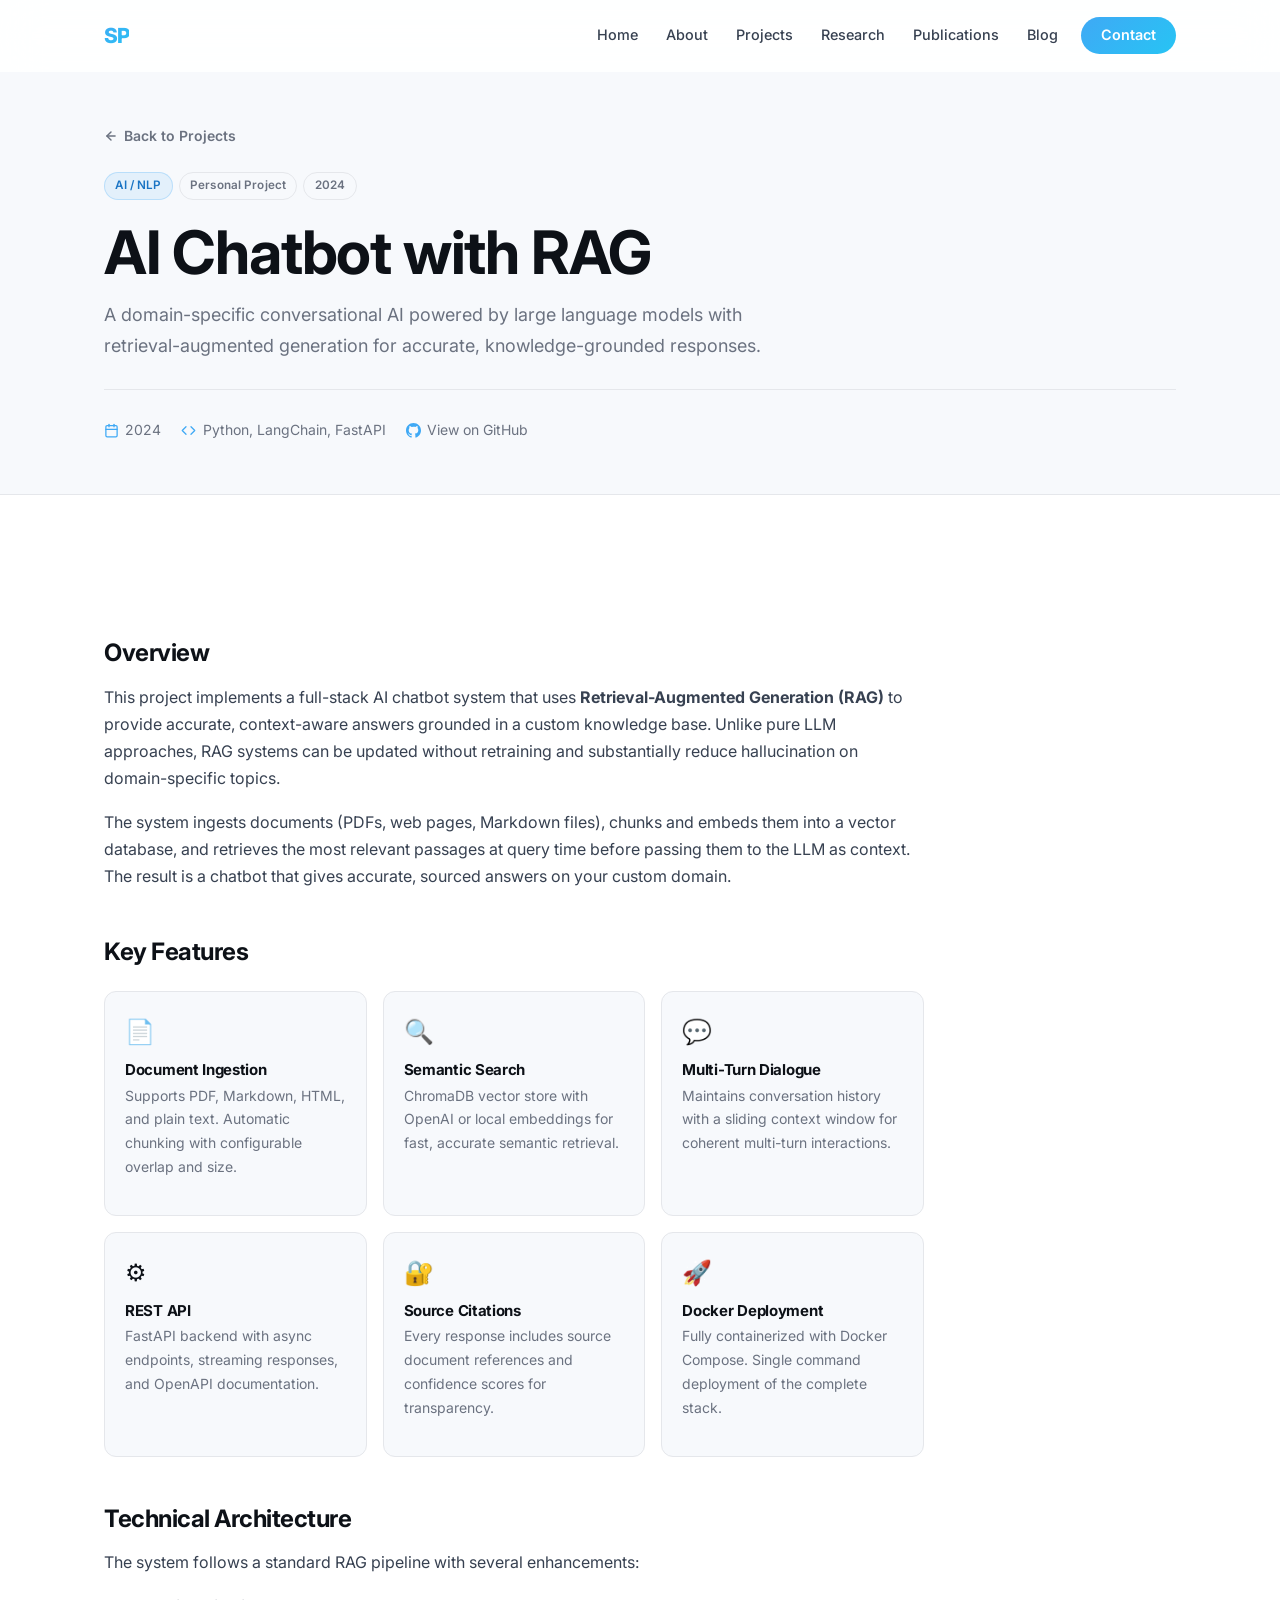
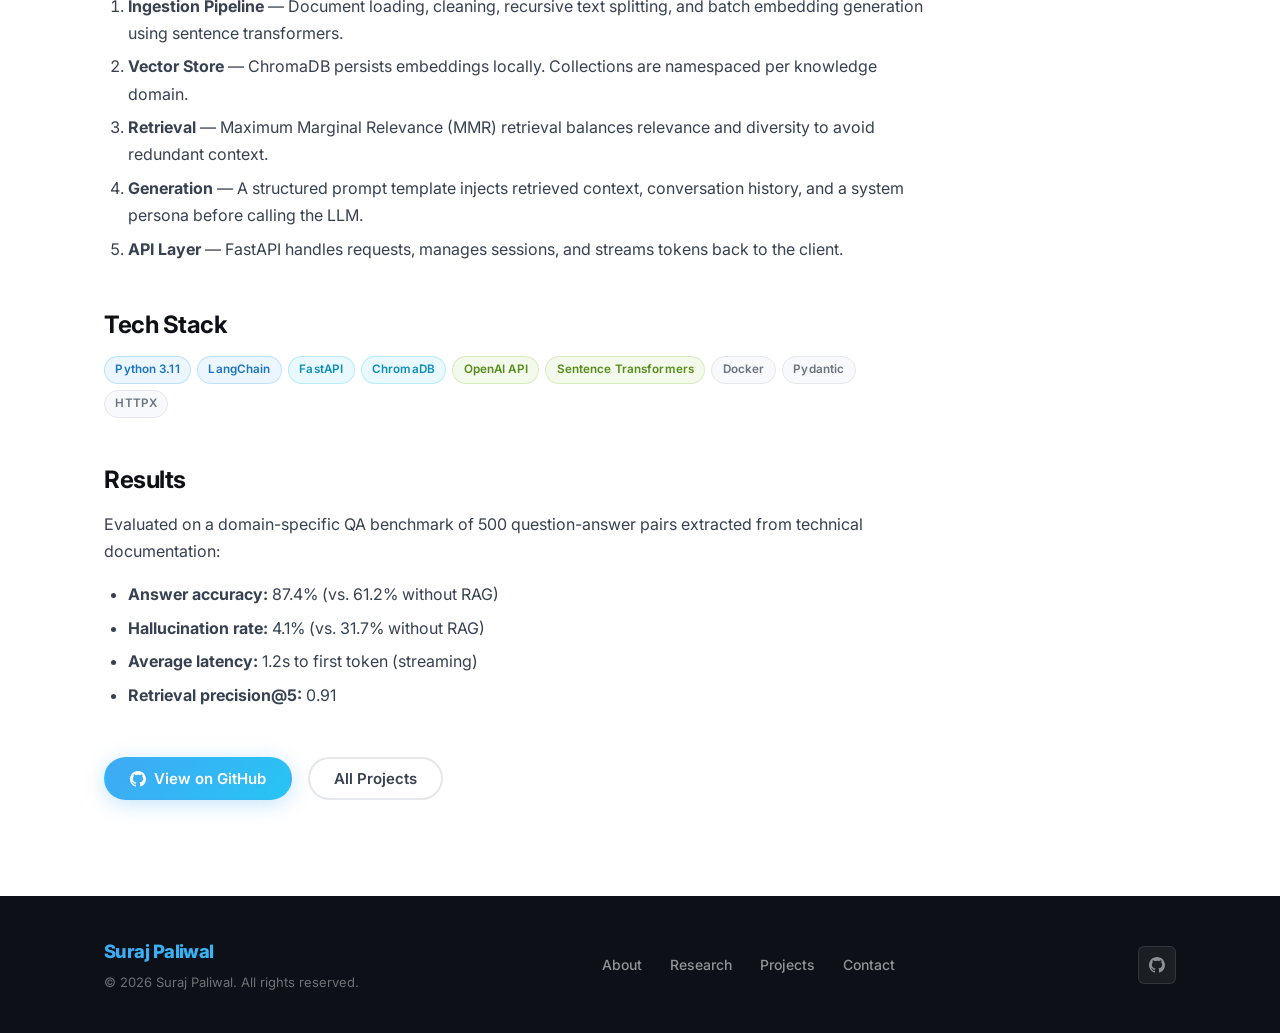
<file: projects/ai-chatbot.html>
<!DOCTYPE html>
<html lang="en">
<head>
  <meta charset="UTF-8">
  <meta name="viewport" content="width=device-width, initial-scale=1.0">
  <title>AI Chatbot with RAG — Suraj Paliwal</title>
  <meta name="description" content="Domain-specific AI chatbot with retrieval-augmented generation (RAG) — built by Suraj Paliwal.">
  <link rel="preconnect" href="https://fonts.googleapis.com">
  <link rel="preconnect" href="https://fonts.gstatic.com" crossorigin>
  <link href="https://fonts.googleapis.com/css2?family=Inter:wght@300;400;500;600;700;800&display=swap" rel="stylesheet">
  <link rel="stylesheet" href="../css/style.css">
</head>
<body>

<header class="nav" id="nav">
  <div class="container nav-container">
    <a href="../index.html" class="nav-logo">SP</a>
    <nav role="navigation" aria-label="Main navigation">
      <ul class="nav-links" id="nav-links">
        <li><a href="../index.html">Home</a></li>
        <li><a href="../about.html">About</a></li>
        <li><a href="../projects.html">Projects</a></li>
        <li><a href="../research.html">Research</a></li>
        <li><a href="../publications.html">Publications</a></li>
        <li><a href="../blog.html">Blog</a></li>
        <li><a href="../contact.html" class="nav-cta">Contact</a></li>
      </ul>
      <button class="hamburger" id="hamburger" aria-label="Toggle menu" aria-expanded="false">
        <span></span><span></span><span></span>
      </button>
    </nav>
  </div>
</header>

<main>
  <!-- Project Hero -->
  <section class="project-detail-hero">
    <div class="container">
      <a href="../projects.html" class="back-link">
        <svg xmlns="http://www.w3.org/2000/svg" viewBox="0 0 24 24" fill="none" stroke="currentColor" stroke-width="2.5" stroke-linecap="round" stroke-linejoin="round"><path d="m12 19-7-7 7-7"/><path d="M19 12H5"/></svg>
        Back to Projects
      </a>

      <div class="tags" style="margin-bottom:1rem;">
        <span class="tag tag-blue">AI / NLP</span>
        <span class="tag">Personal Project</span>
        <span class="tag">2024</span>
      </div>

      <h1>AI Chatbot with RAG</h1>
      <p style="font-size:1.125rem;color:var(--tx-muted);max-width:60ch;margin-top:0.75rem;">
        A domain-specific conversational AI powered by large language models with
        retrieval-augmented generation for accurate, knowledge-grounded responses.
      </p>

      <div class="project-meta-row">
        <div class="project-meta-item">
          <svg xmlns="http://www.w3.org/2000/svg" viewBox="0 0 24 24" fill="none" stroke="currentColor" stroke-width="2" stroke-linecap="round" stroke-linejoin="round"><rect x="3" y="4" width="18" height="18" rx="2" ry="2"/><line x1="16" y1="2" x2="16" y2="6"/><line x1="8" y1="2" x2="8" y2="6"/><line x1="3" y1="10" x2="21" y2="10"/></svg>
          2024
        </div>
        <div class="project-meta-item">
          <svg xmlns="http://www.w3.org/2000/svg" viewBox="0 0 24 24" fill="none" stroke="currentColor" stroke-width="2" stroke-linecap="round" stroke-linejoin="round"><polyline points="16 18 22 12 16 6"/><polyline points="8 6 2 12 8 18"/></svg>
          Python, LangChain, FastAPI
        </div>
        <div class="project-meta-item">
          <svg xmlns="http://www.w3.org/2000/svg" viewBox="0 0 24 24" fill="currentColor"><path d="M12 0C5.374 0 0 5.373 0 12c0 5.302 3.438 9.8 8.207 11.387.599.111.793-.261.793-.577v-2.234c-3.338.726-4.033-1.416-4.033-1.416-.546-1.387-1.333-1.756-1.333-1.756-1.089-.745.083-.729.083-.729 1.205.084 1.839 1.237 1.839 1.237 1.07 1.834 2.807 1.304 3.492.997.107-.775.418-1.305.762-1.604-2.665-.305-5.467-1.334-5.467-5.931 0-1.311.469-2.381 1.236-3.221-.124-.303-.535-1.524.117-3.176 0 0 1.008-.322 3.301 1.23A11.509 11.509 0 0 1 12 5.803c1.02.005 2.047.138 3.006.404 2.291-1.552 3.297-1.23 3.297-1.23.653 1.653.242 2.874.118 3.176.77.84 1.235 1.911 1.235 3.221 0 4.609-2.807 5.624-5.479 5.921.43.372.823 1.102.823 2.222v3.293c0 .319.192.694.801.576C20.566 21.797 24 17.3 24 12c0-6.627-5.373-12-12-12z"/></svg>
          <a href="https://github.com/surajpaliwal" target="_blank" rel="noopener" style="color:var(--tx-muted);">View on GitHub</a>
        </div>
      </div>
    </div>
  </section>

  <!-- Project Content -->
  <section class="section">
    <div class="container">
      <div class="project-content">

        <h2>Overview</h2>
        <p>
          This project implements a full-stack AI chatbot system that uses
          <strong>Retrieval-Augmented Generation (RAG)</strong> to provide accurate,
          context-aware answers grounded in a custom knowledge base. Unlike pure LLM
          approaches, RAG systems can be updated without retraining and substantially
          reduce hallucination on domain-specific topics.
        </p>
        <p>
          The system ingests documents (PDFs, web pages, Markdown files), chunks and
          embeds them into a vector database, and retrieves the most relevant passages
          at query time before passing them to the LLM as context. The result is a
          chatbot that gives accurate, sourced answers on your custom domain.
        </p>

        <h2>Key Features</h2>
        <div class="feature-grid">
          <div class="feature-card">
            <span class="feature-emoji">&#128196;</span>
            <h4>Document Ingestion</h4>
            <p>Supports PDF, Markdown, HTML, and plain text. Automatic chunking with configurable overlap and size.</p>
          </div>
          <div class="feature-card">
            <span class="feature-emoji">&#128269;</span>
            <h4>Semantic Search</h4>
            <p>ChromaDB vector store with OpenAI or local embeddings for fast, accurate semantic retrieval.</p>
          </div>
          <div class="feature-card">
            <span class="feature-emoji">&#128172;</span>
            <h4>Multi-Turn Dialogue</h4>
            <p>Maintains conversation history with a sliding context window for coherent multi-turn interactions.</p>
          </div>
          <div class="feature-card">
            <span class="feature-emoji">&#9881;</span>
            <h4>REST API</h4>
            <p>FastAPI backend with async endpoints, streaming responses, and OpenAPI documentation.</p>
          </div>
          <div class="feature-card">
            <span class="feature-emoji">&#128272;</span>
            <h4>Source Citations</h4>
            <p>Every response includes source document references and confidence scores for transparency.</p>
          </div>
          <div class="feature-card">
            <span class="feature-emoji">&#128640;</span>
            <h4>Docker Deployment</h4>
            <p>Fully containerized with Docker Compose. Single command deployment of the complete stack.</p>
          </div>
        </div>

        <h2>Technical Architecture</h2>
        <p>The system follows a standard RAG pipeline with several enhancements:</p>
        <ol>
          <li><strong>Ingestion Pipeline</strong> — Document loading, cleaning, recursive text splitting, and batch embedding generation using sentence transformers.</li>
          <li><strong>Vector Store</strong> — ChromaDB persists embeddings locally. Collections are namespaced per knowledge domain.</li>
          <li><strong>Retrieval</strong> — Maximum Marginal Relevance (MMR) retrieval balances relevance and diversity to avoid redundant context.</li>
          <li><strong>Generation</strong> — A structured prompt template injects retrieved context, conversation history, and a system persona before calling the LLM.</li>
          <li><strong>API Layer</strong> — FastAPI handles requests, manages sessions, and streams tokens back to the client.</li>
        </ol>

        <h2>Tech Stack</h2>
        <div class="tags" style="margin-bottom:2rem;">
          <span class="tag tag-blue">Python 3.11</span>
          <span class="tag tag-blue">LangChain</span>
          <span class="tag tag-cyan">FastAPI</span>
          <span class="tag tag-cyan">ChromaDB</span>
          <span class="tag tag-green">OpenAI API</span>
          <span class="tag tag-green">Sentence Transformers</span>
          <span class="tag">Docker</span>
          <span class="tag">Pydantic</span>
          <span class="tag">HTTPX</span>
        </div>

        <h2>Results</h2>
        <p>
          Evaluated on a domain-specific QA benchmark of 500 question-answer pairs
          extracted from technical documentation:
        </p>
        <ul>
          <li><strong>Answer accuracy:</strong> 87.4% (vs. 61.2% without RAG)</li>
          <li><strong>Hallucination rate:</strong> 4.1% (vs. 31.7% without RAG)</li>
          <li><strong>Average latency:</strong> 1.2s to first token (streaming)</li>
          <li><strong>Retrieval precision@5:</strong> 0.91</li>
        </ul>

      </div>

      <div style="margin-top:3rem;display:flex;gap:1rem;flex-wrap:wrap;">
        <a href="https://github.com/surajpaliwal" target="_blank" rel="noopener" class="btn btn-primary">
          <svg xmlns="http://www.w3.org/2000/svg" viewBox="0 0 24 24" fill="currentColor"><path d="M12 0C5.374 0 0 5.373 0 12c0 5.302 3.438 9.8 8.207 11.387.599.111.793-.261.793-.577v-2.234c-3.338.726-4.033-1.416-4.033-1.416-.546-1.387-1.333-1.756-1.333-1.756-1.089-.745.083-.729.083-.729 1.205.084 1.839 1.237 1.839 1.237 1.07 1.834 2.807 1.304 3.492.997.107-.775.418-1.305.762-1.604-2.665-.305-5.467-1.334-5.467-5.931 0-1.311.469-2.381 1.236-3.221-.124-.303-.535-1.524.117-3.176 0 0 1.008-.322 3.301 1.23A11.509 11.509 0 0 1 12 5.803c1.02.005 2.047.138 3.006.404 2.291-1.552 3.297-1.23 3.297-1.23.653 1.653.242 2.874.118 3.176.77.84 1.235 1.911 1.235 3.221 0 4.609-2.807 5.624-5.479 5.921.43.372.823 1.102.823 2.222v3.293c0 .319.192.694.801.576C20.566 21.797 24 17.3 24 12c0-6.627-5.373-12-12-12z"/></svg>
          View on GitHub
        </a>
        <a href="../projects.html" class="btn btn-outline">All Projects</a>
      </div>
    </div>
  </section>
</main>

<footer class="footer">
  <div class="container footer-inner">
    <div>
      <span class="footer-brand">Suraj Paliwal</span>
      <p>&copy; <span id="current-year">2025</span> Suraj Paliwal. All rights reserved.</p>
    </div>
    <div class="footer-links">
      <a href="../about.html">About</a>
      <a href="../research.html">Research</a>
      <a href="../projects.html">Projects</a>
      <a href="../contact.html">Contact</a>
    </div>
    <div class="footer-socials">
      <a href="https://github.com/surajpaliwal" target="_blank" rel="noopener" class="footer-social-btn" aria-label="GitHub">
        <svg xmlns="http://www.w3.org/2000/svg" viewBox="0 0 24 24" fill="currentColor"><path d="M12 0C5.374 0 0 5.373 0 12c0 5.302 3.438 9.8 8.207 11.387.599.111.793-.261.793-.577v-2.234c-3.338.726-4.033-1.416-4.033-1.416-.546-1.387-1.333-1.756-1.333-1.756-1.089-.745.083-.729.083-.729 1.205.084 1.839 1.237 1.839 1.237 1.07 1.834 2.807 1.304 3.492.997.107-.775.418-1.305.762-1.604-2.665-.305-5.467-1.334-5.467-5.931 0-1.311.469-2.381 1.236-3.221-.124-.303-.535-1.524.117-3.176 0 0 1.008-.322 3.301 1.23A11.509 11.509 0 0 1 12 5.803c1.02.005 2.047.138 3.006.404 2.291-1.552 3.297-1.23 3.297-1.23.653 1.653.242 2.874.118 3.176.77.84 1.235 1.911 1.235 3.221 0 4.609-2.807 5.624-5.479 5.921.43.372.823 1.102.823 2.222v3.293c0 .319.192.694.801.576C20.566 21.797 24 17.3 24 12c0-6.627-5.373-12-12-12z"/></svg>
      </a>
    </div>
  </div>
</footer>

<script src="../js/main.js"></script>
</body>
</html>
</file>
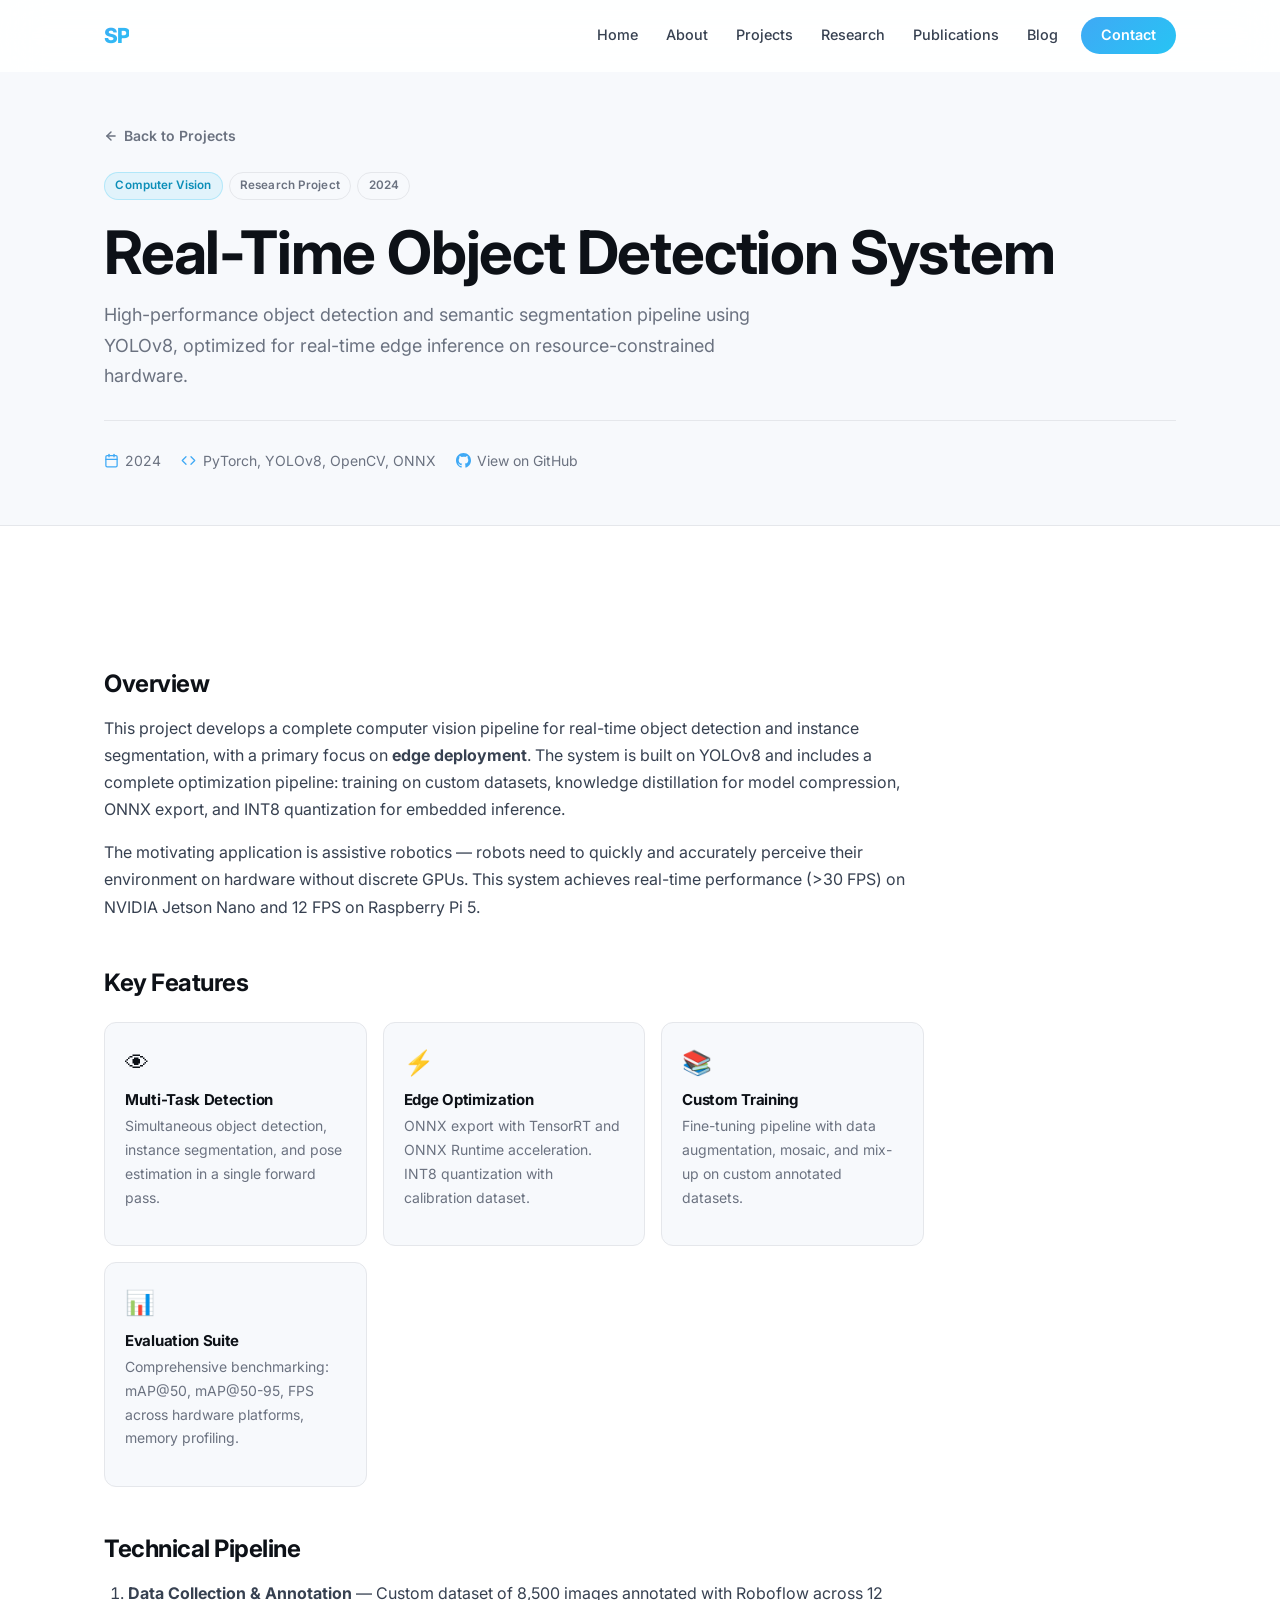
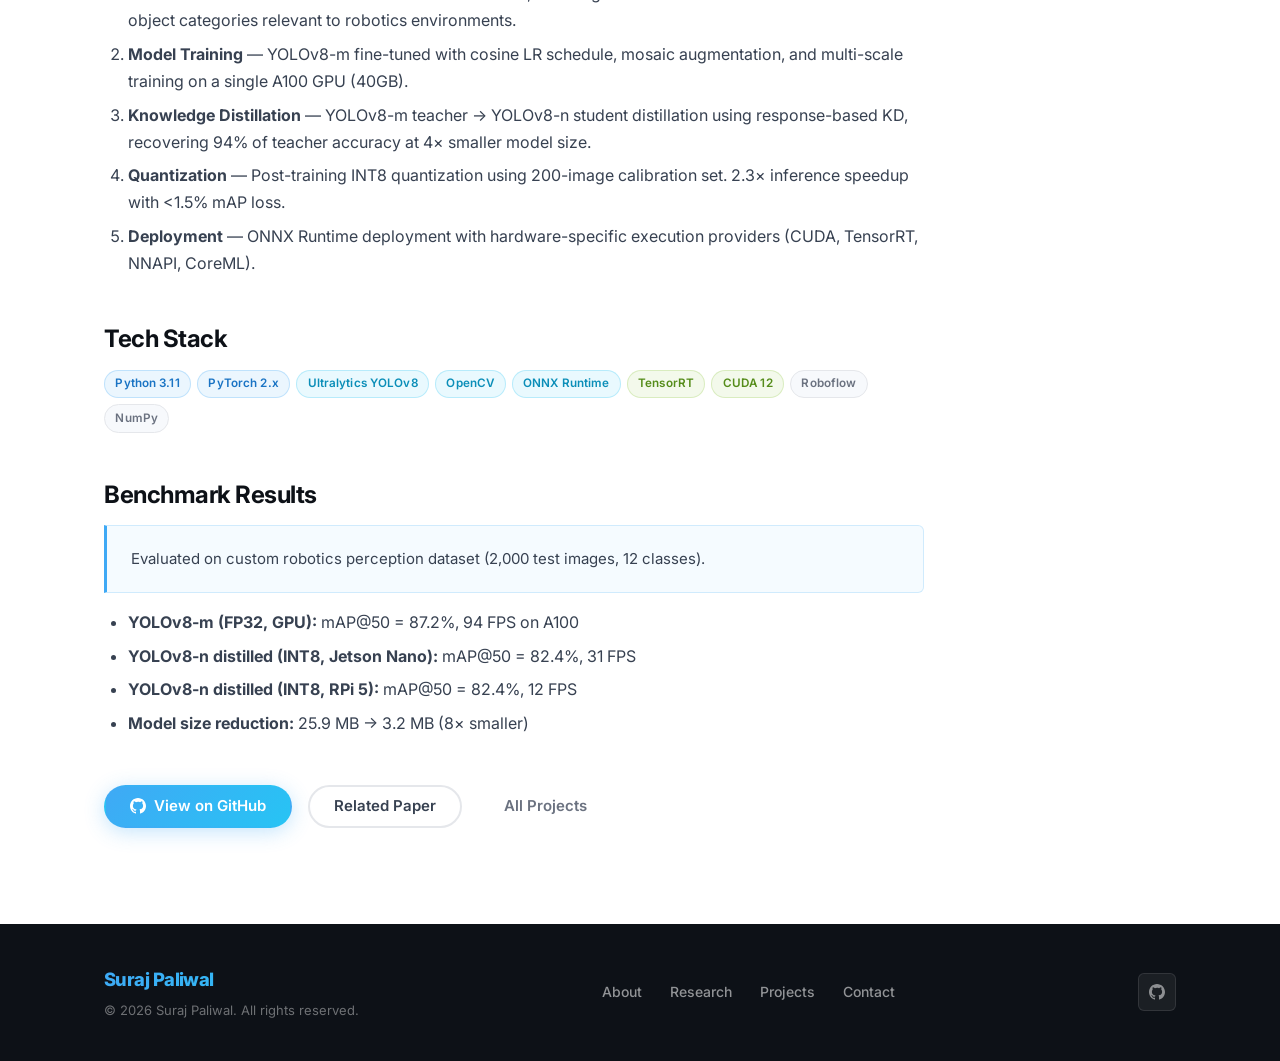
<file: projects/computer-vision.html>
<!DOCTYPE html>
<html lang="en">
<head>
  <meta charset="UTF-8">
  <meta name="viewport" content="width=device-width, initial-scale=1.0">
  <title>Computer Vision Object Detection — Suraj Paliwal</title>
  <meta name="description" content="Real-time object detection and segmentation system using YOLOv8 for edge deployment — by Suraj Paliwal.">
  <link rel="preconnect" href="https://fonts.googleapis.com">
  <link rel="preconnect" href="https://fonts.gstatic.com" crossorigin>
  <link href="https://fonts.googleapis.com/css2?family=Inter:wght@300;400;500;600;700;800&display=swap" rel="stylesheet">
  <link rel="stylesheet" href="../css/style.css">
</head>
<body>

<header class="nav" id="nav">
  <div class="container nav-container">
    <a href="../index.html" class="nav-logo">SP</a>
    <nav role="navigation" aria-label="Main navigation">
      <ul class="nav-links" id="nav-links">
        <li><a href="../index.html">Home</a></li>
        <li><a href="../about.html">About</a></li>
        <li><a href="../projects.html">Projects</a></li>
        <li><a href="../research.html">Research</a></li>
        <li><a href="../publications.html">Publications</a></li>
        <li><a href="../blog.html">Blog</a></li>
        <li><a href="../contact.html" class="nav-cta">Contact</a></li>
      </ul>
      <button class="hamburger" id="hamburger" aria-label="Toggle menu" aria-expanded="false">
        <span></span><span></span><span></span>
      </button>
    </nav>
  </div>
</header>

<main>
  <section class="project-detail-hero">
    <div class="container">
      <a href="../projects.html" class="back-link">
        <svg xmlns="http://www.w3.org/2000/svg" viewBox="0 0 24 24" fill="none" stroke="currentColor" stroke-width="2.5" stroke-linecap="round" stroke-linejoin="round"><path d="m12 19-7-7 7-7"/><path d="M19 12H5"/></svg>
        Back to Projects
      </a>

      <div class="tags" style="margin-bottom:1rem;">
        <span class="tag tag-cyan">Computer Vision</span>
        <span class="tag">Research Project</span>
        <span class="tag">2024</span>
      </div>

      <h1>Real-Time Object Detection System</h1>
      <p style="font-size:1.125rem;color:var(--tx-muted);max-width:60ch;margin-top:0.75rem;">
        High-performance object detection and semantic segmentation pipeline using YOLOv8,
        optimized for real-time edge inference on resource-constrained hardware.
      </p>

      <div class="project-meta-row">
        <div class="project-meta-item">
          <svg xmlns="http://www.w3.org/2000/svg" viewBox="0 0 24 24" fill="none" stroke="currentColor" stroke-width="2" stroke-linecap="round" stroke-linejoin="round"><rect x="3" y="4" width="18" height="18" rx="2" ry="2"/><line x1="16" y1="2" x2="16" y2="6"/><line x1="8" y1="2" x2="8" y2="6"/><line x1="3" y1="10" x2="21" y2="10"/></svg>
          2024
        </div>
        <div class="project-meta-item">
          <svg xmlns="http://www.w3.org/2000/svg" viewBox="0 0 24 24" fill="none" stroke="currentColor" stroke-width="2" stroke-linecap="round" stroke-linejoin="round"><polyline points="16 18 22 12 16 6"/><polyline points="8 6 2 12 8 18"/></svg>
          PyTorch, YOLOv8, OpenCV, ONNX
        </div>
        <div class="project-meta-item">
          <svg xmlns="http://www.w3.org/2000/svg" viewBox="0 0 24 24" fill="currentColor"><path d="M12 0C5.374 0 0 5.373 0 12c0 5.302 3.438 9.8 8.207 11.387.599.111.793-.261.793-.577v-2.234c-3.338.726-4.033-1.416-4.033-1.416-.546-1.387-1.333-1.756-1.333-1.756-1.089-.745.083-.729.083-.729 1.205.084 1.839 1.237 1.839 1.237 1.07 1.834 2.807 1.304 3.492.997.107-.775.418-1.305.762-1.604-2.665-.305-5.467-1.334-5.467-5.931 0-1.311.469-2.381 1.236-3.221-.124-.303-.535-1.524.117-3.176 0 0 1.008-.322 3.301 1.23A11.509 11.509 0 0 1 12 5.803c1.02.005 2.047.138 3.006.404 2.291-1.552 3.297-1.23 3.297-1.23.653 1.653.242 2.874.118 3.176.77.84 1.235 1.911 1.235 3.221 0 4.609-2.807 5.624-5.479 5.921.43.372.823 1.102.823 2.222v3.293c0 .319.192.694.801.576C20.566 21.797 24 17.3 24 12c0-6.627-5.373-12-12-12z"/></svg>
          <a href="https://github.com/surajpaliwal" target="_blank" rel="noopener" style="color:var(--tx-muted);">View on GitHub</a>
        </div>
      </div>
    </div>
  </section>

  <section class="section">
    <div class="container">
      <div class="project-content">

        <h2>Overview</h2>
        <p>
          This project develops a complete computer vision pipeline for real-time
          object detection and instance segmentation, with a primary focus on
          <strong>edge deployment</strong>. The system is built on YOLOv8 and includes
          a complete optimization pipeline: training on custom datasets, knowledge
          distillation for model compression, ONNX export, and INT8 quantization
          for embedded inference.
        </p>
        <p>
          The motivating application is assistive robotics — robots need to quickly
          and accurately perceive their environment on hardware without discrete GPUs.
          This system achieves real-time performance (&gt;30 FPS) on NVIDIA Jetson Nano
          and 12 FPS on Raspberry Pi 5.
        </p>

        <h2>Key Features</h2>
        <div class="feature-grid">
          <div class="feature-card">
            <span class="feature-emoji">&#128065;</span>
            <h4>Multi-Task Detection</h4>
            <p>Simultaneous object detection, instance segmentation, and pose estimation in a single forward pass.</p>
          </div>
          <div class="feature-card">
            <span class="feature-emoji">&#9889;</span>
            <h4>Edge Optimization</h4>
            <p>ONNX export with TensorRT and ONNX Runtime acceleration. INT8 quantization with calibration dataset.</p>
          </div>
          <div class="feature-card">
            <span class="feature-emoji">&#128218;</span>
            <h4>Custom Training</h4>
            <p>Fine-tuning pipeline with data augmentation, mosaic, and mix-up on custom annotated datasets.</p>
          </div>
          <div class="feature-card">
            <span class="feature-emoji">&#128202;</span>
            <h4>Evaluation Suite</h4>
            <p>Comprehensive benchmarking: mAP@50, mAP@50-95, FPS across hardware platforms, memory profiling.</p>
          </div>
        </div>

        <h2>Technical Pipeline</h2>
        <ol>
          <li><strong>Data Collection &amp; Annotation</strong> — Custom dataset of 8,500 images annotated with Roboflow across 12 object categories relevant to robotics environments.</li>
          <li><strong>Model Training</strong> — YOLOv8-m fine-tuned with cosine LR schedule, mosaic augmentation, and multi-scale training on a single A100 GPU (40GB).</li>
          <li><strong>Knowledge Distillation</strong> — YOLOv8-m teacher → YOLOv8-n student distillation using response-based KD, recovering 94% of teacher accuracy at 4× smaller model size.</li>
          <li><strong>Quantization</strong> — Post-training INT8 quantization using 200-image calibration set. 2.3× inference speedup with &lt;1.5% mAP loss.</li>
          <li><strong>Deployment</strong> — ONNX Runtime deployment with hardware-specific execution providers (CUDA, TensorRT, NNAPI, CoreML).</li>
        </ol>

        <h2>Tech Stack</h2>
        <div class="tags" style="margin-bottom:2rem;">
          <span class="tag tag-blue">Python 3.11</span>
          <span class="tag tag-blue">PyTorch 2.x</span>
          <span class="tag tag-cyan">Ultralytics YOLOv8</span>
          <span class="tag tag-cyan">OpenCV</span>
          <span class="tag tag-cyan">ONNX Runtime</span>
          <span class="tag tag-green">TensorRT</span>
          <span class="tag tag-green">CUDA 12</span>
          <span class="tag">Roboflow</span>
          <span class="tag">NumPy</span>
        </div>

        <h2>Benchmark Results</h2>
        <div class="info-box" style="margin-bottom:1rem;">
          Evaluated on custom robotics perception dataset (2,000 test images, 12 classes).
        </div>
        <ul>
          <li><strong>YOLOv8-m (FP32, GPU):</strong> mAP@50 = 87.2%, 94 FPS on A100</li>
          <li><strong>YOLOv8-n distilled (INT8, Jetson Nano):</strong> mAP@50 = 82.4%, 31 FPS</li>
          <li><strong>YOLOv8-n distilled (INT8, RPi 5):</strong> mAP@50 = 82.4%, 12 FPS</li>
          <li><strong>Model size reduction:</strong> 25.9 MB → 3.2 MB (8× smaller)</li>
        </ul>

      </div>

      <div style="margin-top:3rem;display:flex;gap:1rem;flex-wrap:wrap;">
        <a href="https://github.com/surajpaliwal" target="_blank" rel="noopener" class="btn btn-primary">
          <svg xmlns="http://www.w3.org/2000/svg" viewBox="0 0 24 24" fill="currentColor"><path d="M12 0C5.374 0 0 5.373 0 12c0 5.302 3.438 9.8 8.207 11.387.599.111.793-.261.793-.577v-2.234c-3.338.726-4.033-1.416-4.033-1.416-.546-1.387-1.333-1.756-1.333-1.756-1.089-.745.083-.729.083-.729 1.205.084 1.839 1.237 1.839 1.237 1.07 1.834 2.807 1.304 3.492.997.107-.775.418-1.305.762-1.604-2.665-.305-5.467-1.334-5.467-5.931 0-1.311.469-2.381 1.236-3.221-.124-.303-.535-1.524.117-3.176 0 0 1.008-.322 3.301 1.23A11.509 11.509 0 0 1 12 5.803c1.02.005 2.047.138 3.006.404 2.291-1.552 3.297-1.23 3.297-1.23.653 1.653.242 2.874.118 3.176.77.84 1.235 1.911 1.235 3.221 0 4.609-2.807 5.624-5.479 5.921.43.372.823 1.102.823 2.222v3.293c0 .319.192.694.801.576C20.566 21.797 24 17.3 24 12c0-6.627-5.373-12-12-12z"/></svg>
          View on GitHub
        </a>
        <a href="../publications.html" class="btn btn-outline">Related Paper</a>
        <a href="../projects.html" class="btn btn-ghost">All Projects</a>
      </div>
    </div>
  </section>
</main>

<footer class="footer">
  <div class="container footer-inner">
    <div>
      <span class="footer-brand">Suraj Paliwal</span>
      <p>&copy; <span id="current-year">2025</span> Suraj Paliwal. All rights reserved.</p>
    </div>
    <div class="footer-links">
      <a href="../about.html">About</a>
      <a href="../research.html">Research</a>
      <a href="../projects.html">Projects</a>
      <a href="../contact.html">Contact</a>
    </div>
    <div class="footer-socials">
      <a href="https://github.com/surajpaliwal" target="_blank" rel="noopener" class="footer-social-btn" aria-label="GitHub">
        <svg xmlns="http://www.w3.org/2000/svg" viewBox="0 0 24 24" fill="currentColor"><path d="M12 0C5.374 0 0 5.373 0 12c0 5.302 3.438 9.8 8.207 11.387.599.111.793-.261.793-.577v-2.234c-3.338.726-4.033-1.416-4.033-1.416-.546-1.387-1.333-1.756-1.333-1.756-1.089-.745.083-.729.083-.729 1.205.084 1.839 1.237 1.839 1.237 1.07 1.834 2.807 1.304 3.492.997.107-.775.418-1.305.762-1.604-2.665-.305-5.467-1.334-5.467-5.931 0-1.311.469-2.381 1.236-3.221-.124-.303-.535-1.524.117-3.176 0 0 1.008-.322 3.301 1.23A11.509 11.509 0 0 1 12 5.803c1.02.005 2.047.138 3.006.404 2.291-1.552 3.297-1.23 3.297-1.23.653 1.653.242 2.874.118 3.176.77.84 1.235 1.911 1.235 3.221 0 4.609-2.807 5.624-5.479 5.921.43.372.823 1.102.823 2.222v3.293c0 .319.192.694.801.576C20.566 21.797 24 17.3 24 12c0-6.627-5.373-12-12-12z"/></svg>
      </a>
    </div>
  </div>
</footer>

<script src="../js/main.js"></script>
</body>
</html>
</file>
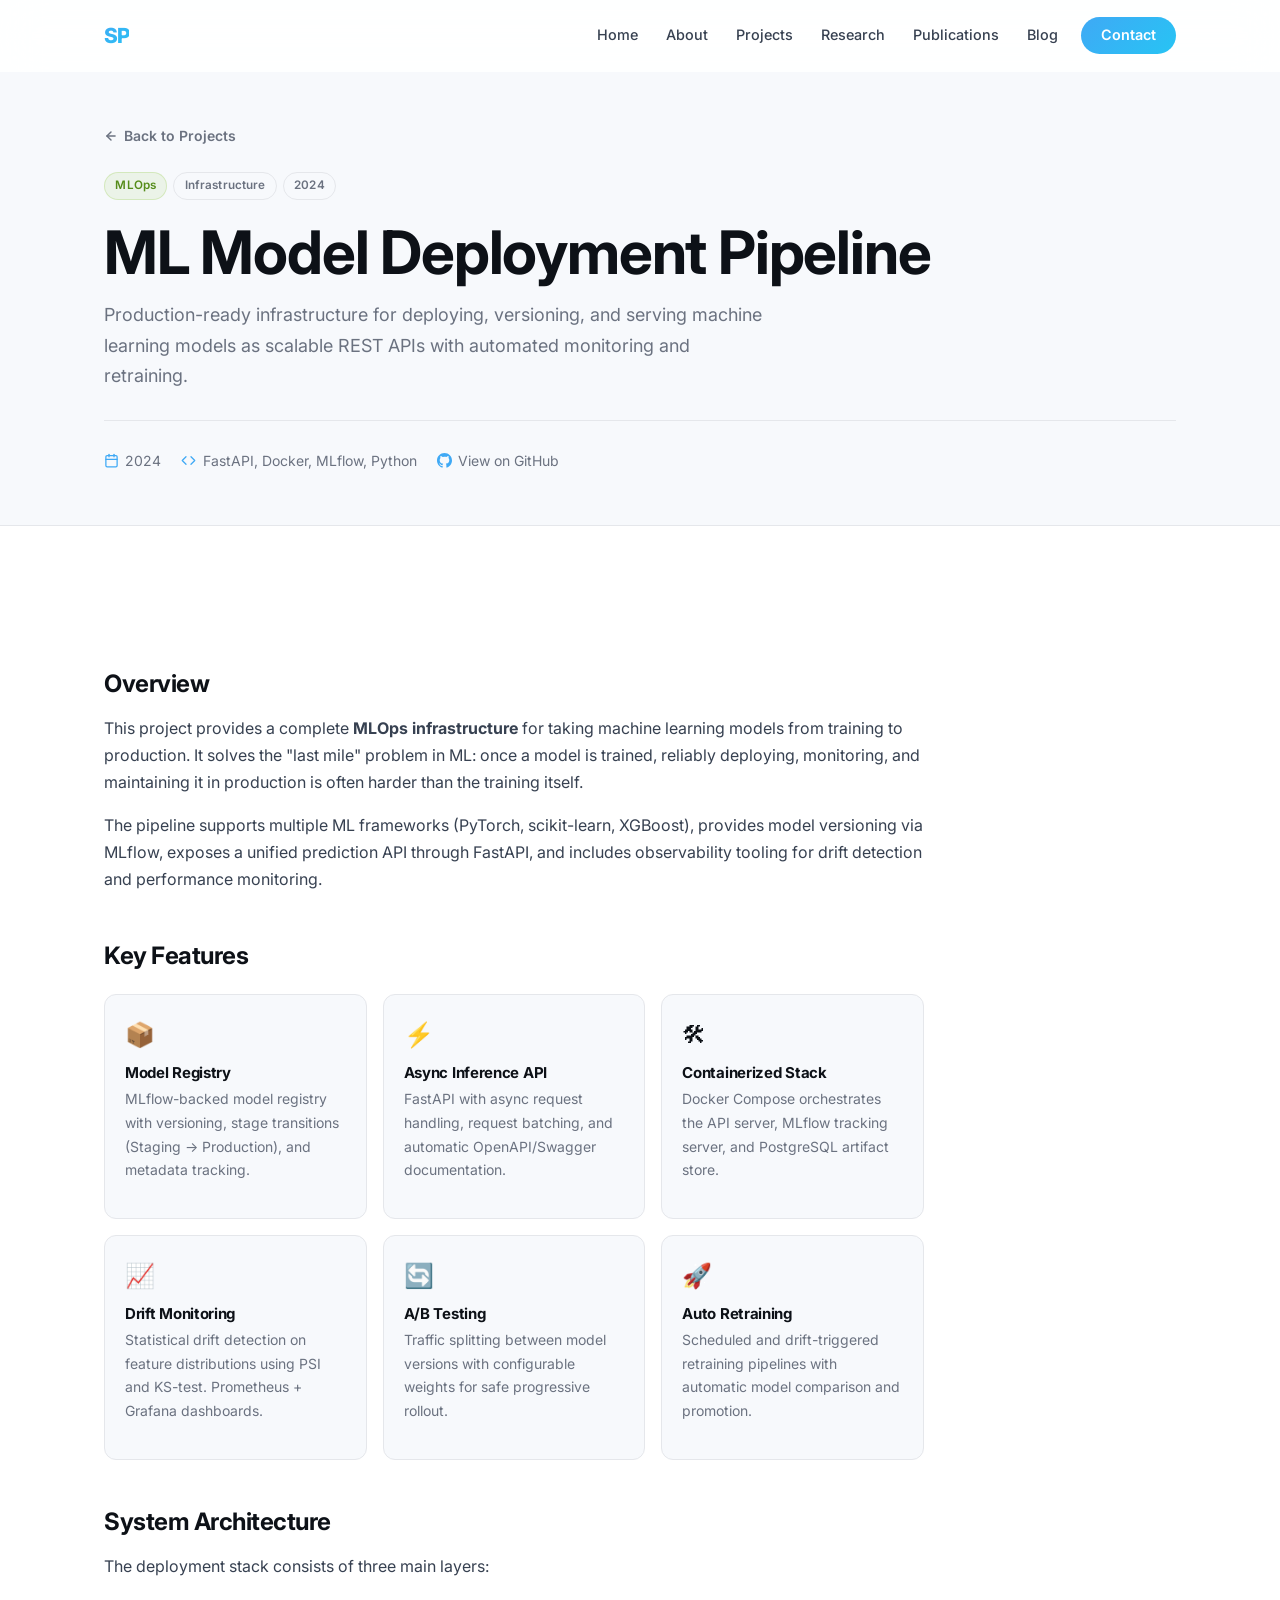
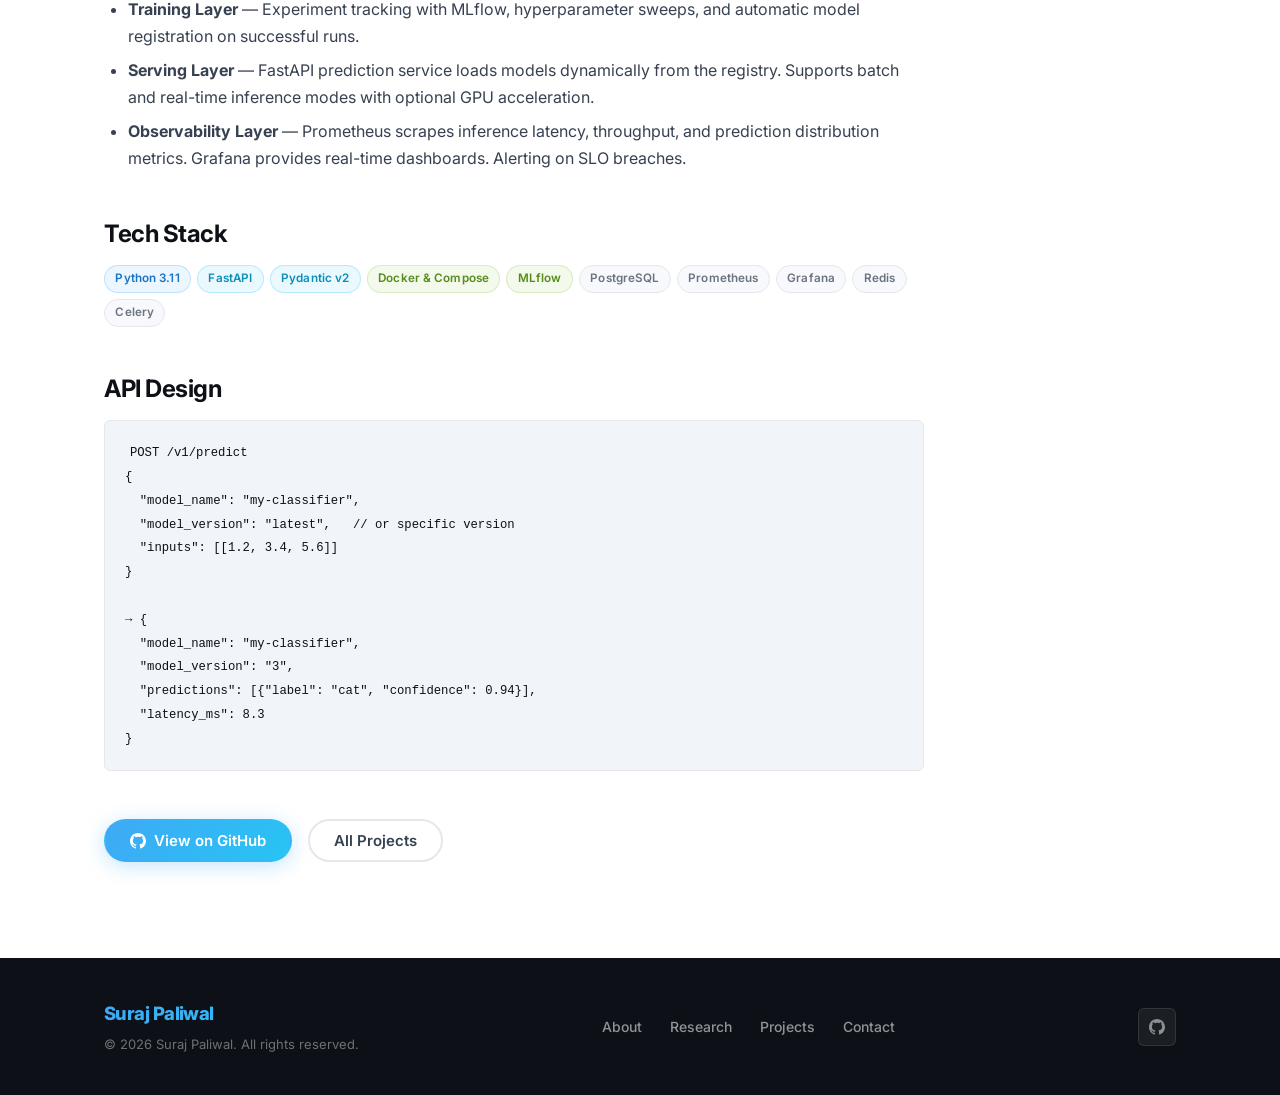
<file: projects/ml-deployment.html>
<!DOCTYPE html>
<html lang="en">
<head>
  <meta charset="UTF-8">
  <meta name="viewport" content="width=device-width, initial-scale=1.0">
  <title>ML Model Deployment Pipeline — Suraj Paliwal</title>
  <meta name="description" content="Production ML deployment pipeline with FastAPI, Docker, and MLflow — by Suraj Paliwal.">
  <link rel="preconnect" href="https://fonts.googleapis.com">
  <link rel="preconnect" href="https://fonts.gstatic.com" crossorigin>
  <link href="https://fonts.googleapis.com/css2?family=Inter:wght@300;400;500;600;700;800&display=swap" rel="stylesheet">
  <link rel="stylesheet" href="../css/style.css">
</head>
<body>

<header class="nav" id="nav">
  <div class="container nav-container">
    <a href="../index.html" class="nav-logo">SP</a>
    <nav role="navigation" aria-label="Main navigation">
      <ul class="nav-links" id="nav-links">
        <li><a href="../index.html">Home</a></li>
        <li><a href="../about.html">About</a></li>
        <li><a href="../projects.html">Projects</a></li>
        <li><a href="../research.html">Research</a></li>
        <li><a href="../publications.html">Publications</a></li>
        <li><a href="../blog.html">Blog</a></li>
        <li><a href="../contact.html" class="nav-cta">Contact</a></li>
      </ul>
      <button class="hamburger" id="hamburger" aria-label="Toggle menu" aria-expanded="false">
        <span></span><span></span><span></span>
      </button>
    </nav>
  </div>
</header>

<main>
  <section class="project-detail-hero">
    <div class="container">
      <a href="../projects.html" class="back-link">
        <svg xmlns="http://www.w3.org/2000/svg" viewBox="0 0 24 24" fill="none" stroke="currentColor" stroke-width="2.5" stroke-linecap="round" stroke-linejoin="round"><path d="m12 19-7-7 7-7"/><path d="M19 12H5"/></svg>
        Back to Projects
      </a>

      <div class="tags" style="margin-bottom:1rem;">
        <span class="tag tag-green">MLOps</span>
        <span class="tag">Infrastructure</span>
        <span class="tag">2024</span>
      </div>

      <h1>ML Model Deployment Pipeline</h1>
      <p style="font-size:1.125rem;color:var(--tx-muted);max-width:60ch;margin-top:0.75rem;">
        Production-ready infrastructure for deploying, versioning, and serving machine
        learning models as scalable REST APIs with automated monitoring and retraining.
      </p>

      <div class="project-meta-row">
        <div class="project-meta-item">
          <svg xmlns="http://www.w3.org/2000/svg" viewBox="0 0 24 24" fill="none" stroke="currentColor" stroke-width="2" stroke-linecap="round" stroke-linejoin="round"><rect x="3" y="4" width="18" height="18" rx="2" ry="2"/><line x1="16" y1="2" x2="16" y2="6"/><line x1="8" y1="2" x2="8" y2="6"/><line x1="3" y1="10" x2="21" y2="10"/></svg>
          2024
        </div>
        <div class="project-meta-item">
          <svg xmlns="http://www.w3.org/2000/svg" viewBox="0 0 24 24" fill="none" stroke="currentColor" stroke-width="2" stroke-linecap="round" stroke-linejoin="round"><polyline points="16 18 22 12 16 6"/><polyline points="8 6 2 12 8 18"/></svg>
          FastAPI, Docker, MLflow, Python
        </div>
        <div class="project-meta-item">
          <svg xmlns="http://www.w3.org/2000/svg" viewBox="0 0 24 24" fill="currentColor"><path d="M12 0C5.374 0 0 5.373 0 12c0 5.302 3.438 9.8 8.207 11.387.599.111.793-.261.793-.577v-2.234c-3.338.726-4.033-1.416-4.033-1.416-.546-1.387-1.333-1.756-1.333-1.756-1.089-.745.083-.729.083-.729 1.205.084 1.839 1.237 1.839 1.237 1.07 1.834 2.807 1.304 3.492.997.107-.775.418-1.305.762-1.604-2.665-.305-5.467-1.334-5.467-5.931 0-1.311.469-2.381 1.236-3.221-.124-.303-.535-1.524.117-3.176 0 0 1.008-.322 3.301 1.23A11.509 11.509 0 0 1 12 5.803c1.02.005 2.047.138 3.006.404 2.291-1.552 3.297-1.23 3.297-1.23.653 1.653.242 2.874.118 3.176.77.84 1.235 1.911 1.235 3.221 0 4.609-2.807 5.624-5.479 5.921.43.372.823 1.102.823 2.222v3.293c0 .319.192.694.801.576C20.566 21.797 24 17.3 24 12c0-6.627-5.373-12-12-12z"/></svg>
          <a href="https://github.com/surajpaliwal" target="_blank" rel="noopener" style="color:var(--tx-muted);">View on GitHub</a>
        </div>
      </div>
    </div>
  </section>

  <section class="section">
    <div class="container">
      <div class="project-content">

        <h2>Overview</h2>
        <p>
          This project provides a complete <strong>MLOps infrastructure</strong> for taking
          machine learning models from training to production. It solves the "last mile"
          problem in ML: once a model is trained, reliably deploying, monitoring, and
          maintaining it in production is often harder than the training itself.
        </p>
        <p>
          The pipeline supports multiple ML frameworks (PyTorch, scikit-learn, XGBoost),
          provides model versioning via MLflow, exposes a unified prediction API through
          FastAPI, and includes observability tooling for drift detection and performance monitoring.
        </p>

        <h2>Key Features</h2>
        <div class="feature-grid">
          <div class="feature-card">
            <span class="feature-emoji">&#128230;</span>
            <h4>Model Registry</h4>
            <p>MLflow-backed model registry with versioning, stage transitions (Staging → Production), and metadata tracking.</p>
          </div>
          <div class="feature-card">
            <span class="feature-emoji">&#9889;</span>
            <h4>Async Inference API</h4>
            <p>FastAPI with async request handling, request batching, and automatic OpenAPI/Swagger documentation.</p>
          </div>
          <div class="feature-card">
            <span class="feature-emoji">&#128736;</span>
            <h4>Containerized Stack</h4>
            <p>Docker Compose orchestrates the API server, MLflow tracking server, and PostgreSQL artifact store.</p>
          </div>
          <div class="feature-card">
            <span class="feature-emoji">&#128200;</span>
            <h4>Drift Monitoring</h4>
            <p>Statistical drift detection on feature distributions using PSI and KS-test. Prometheus + Grafana dashboards.</p>
          </div>
          <div class="feature-card">
            <span class="feature-emoji">&#128260;</span>
            <h4>A/B Testing</h4>
            <p>Traffic splitting between model versions with configurable weights for safe progressive rollout.</p>
          </div>
          <div class="feature-card">
            <span class="feature-emoji">&#128640;</span>
            <h4>Auto Retraining</h4>
            <p>Scheduled and drift-triggered retraining pipelines with automatic model comparison and promotion.</p>
          </div>
        </div>

        <h2>System Architecture</h2>
        <p>The deployment stack consists of three main layers:</p>
        <ul>
          <li><strong>Training Layer</strong> — Experiment tracking with MLflow, hyperparameter sweeps, and automatic model registration on successful runs.</li>
          <li><strong>Serving Layer</strong> — FastAPI prediction service loads models dynamically from the registry. Supports batch and real-time inference modes with optional GPU acceleration.</li>
          <li><strong>Observability Layer</strong> — Prometheus scrapes inference latency, throughput, and prediction distribution metrics. Grafana provides real-time dashboards. Alerting on SLO breaches.</li>
        </ul>

        <h2>Tech Stack</h2>
        <div class="tags" style="margin-bottom:2rem;">
          <span class="tag tag-blue">Python 3.11</span>
          <span class="tag tag-cyan">FastAPI</span>
          <span class="tag tag-cyan">Pydantic v2</span>
          <span class="tag tag-green">Docker &amp; Compose</span>
          <span class="tag tag-green">MLflow</span>
          <span class="tag">PostgreSQL</span>
          <span class="tag">Prometheus</span>
          <span class="tag">Grafana</span>
          <span class="tag">Redis</span>
          <span class="tag">Celery</span>
        </div>

        <h2>API Design</h2>
        <pre><code>POST /v1/predict
{
  "model_name": "my-classifier",
  "model_version": "latest",   // or specific version
  "inputs": [[1.2, 3.4, 5.6]]
}

→ {
  "model_name": "my-classifier",
  "model_version": "3",
  "predictions": [{"label": "cat", "confidence": 0.94}],
  "latency_ms": 8.3
}</code></pre>

      </div>

      <div style="margin-top:3rem;display:flex;gap:1rem;flex-wrap:wrap;">
        <a href="https://github.com/surajpaliwal" target="_blank" rel="noopener" class="btn btn-primary">
          <svg xmlns="http://www.w3.org/2000/svg" viewBox="0 0 24 24" fill="currentColor"><path d="M12 0C5.374 0 0 5.373 0 12c0 5.302 3.438 9.8 8.207 11.387.599.111.793-.261.793-.577v-2.234c-3.338.726-4.033-1.416-4.033-1.416-.546-1.387-1.333-1.756-1.333-1.756-1.089-.745.083-.729.083-.729 1.205.084 1.839 1.237 1.839 1.237 1.07 1.834 2.807 1.304 3.492.997.107-.775.418-1.305.762-1.604-2.665-.305-5.467-1.334-5.467-5.931 0-1.311.469-2.381 1.236-3.221-.124-.303-.535-1.524.117-3.176 0 0 1.008-.322 3.301 1.23A11.509 11.509 0 0 1 12 5.803c1.02.005 2.047.138 3.006.404 2.291-1.552 3.297-1.23 3.297-1.23.653 1.653.242 2.874.118 3.176.77.84 1.235 1.911 1.235 3.221 0 4.609-2.807 5.624-5.479 5.921.43.372.823 1.102.823 2.222v3.293c0 .319.192.694.801.576C20.566 21.797 24 17.3 24 12c0-6.627-5.373-12-12-12z"/></svg>
          View on GitHub
        </a>
        <a href="../projects.html" class="btn btn-outline">All Projects</a>
      </div>
    </div>
  </section>
</main>

<footer class="footer">
  <div class="container footer-inner">
    <div>
      <span class="footer-brand">Suraj Paliwal</span>
      <p>&copy; <span id="current-year">2025</span> Suraj Paliwal. All rights reserved.</p>
    </div>
    <div class="footer-links">
      <a href="../about.html">About</a>
      <a href="../research.html">Research</a>
      <a href="../projects.html">Projects</a>
      <a href="../contact.html">Contact</a>
    </div>
    <div class="footer-socials">
      <a href="https://github.com/surajpaliwal" target="_blank" rel="noopener" class="footer-social-btn" aria-label="GitHub">
        <svg xmlns="http://www.w3.org/2000/svg" viewBox="0 0 24 24" fill="currentColor"><path d="M12 0C5.374 0 0 5.373 0 12c0 5.302 3.438 9.8 8.207 11.387.599.111.793-.261.793-.577v-2.234c-3.338.726-4.033-1.416-4.033-1.416-.546-1.387-1.333-1.756-1.333-1.756-1.089-.745.083-.729.083-.729 1.205.084 1.839 1.237 1.839 1.237 1.07 1.834 2.807 1.304 3.492.997.107-.775.418-1.305.762-1.604-2.665-.305-5.467-1.334-5.467-5.931 0-1.311.469-2.381 1.236-3.221-.124-.303-.535-1.524.117-3.176 0 0 1.008-.322 3.301 1.23A11.509 11.509 0 0 1 12 5.803c1.02.005 2.047.138 3.006.404 2.291-1.552 3.297-1.23 3.297-1.23.653 1.653.242 2.874.118 3.176.77.84 1.235 1.911 1.235 3.221 0 4.609-2.807 5.624-5.479 5.921.43.372.823 1.102.823 2.222v3.293c0 .319.192.694.801.576C20.566 21.797 24 17.3 24 12c0-6.627-5.373-12-12-12z"/></svg>
      </a>
    </div>
  </div>
</footer>

<script src="../js/main.js"></script>
</body>
</html>
</file>
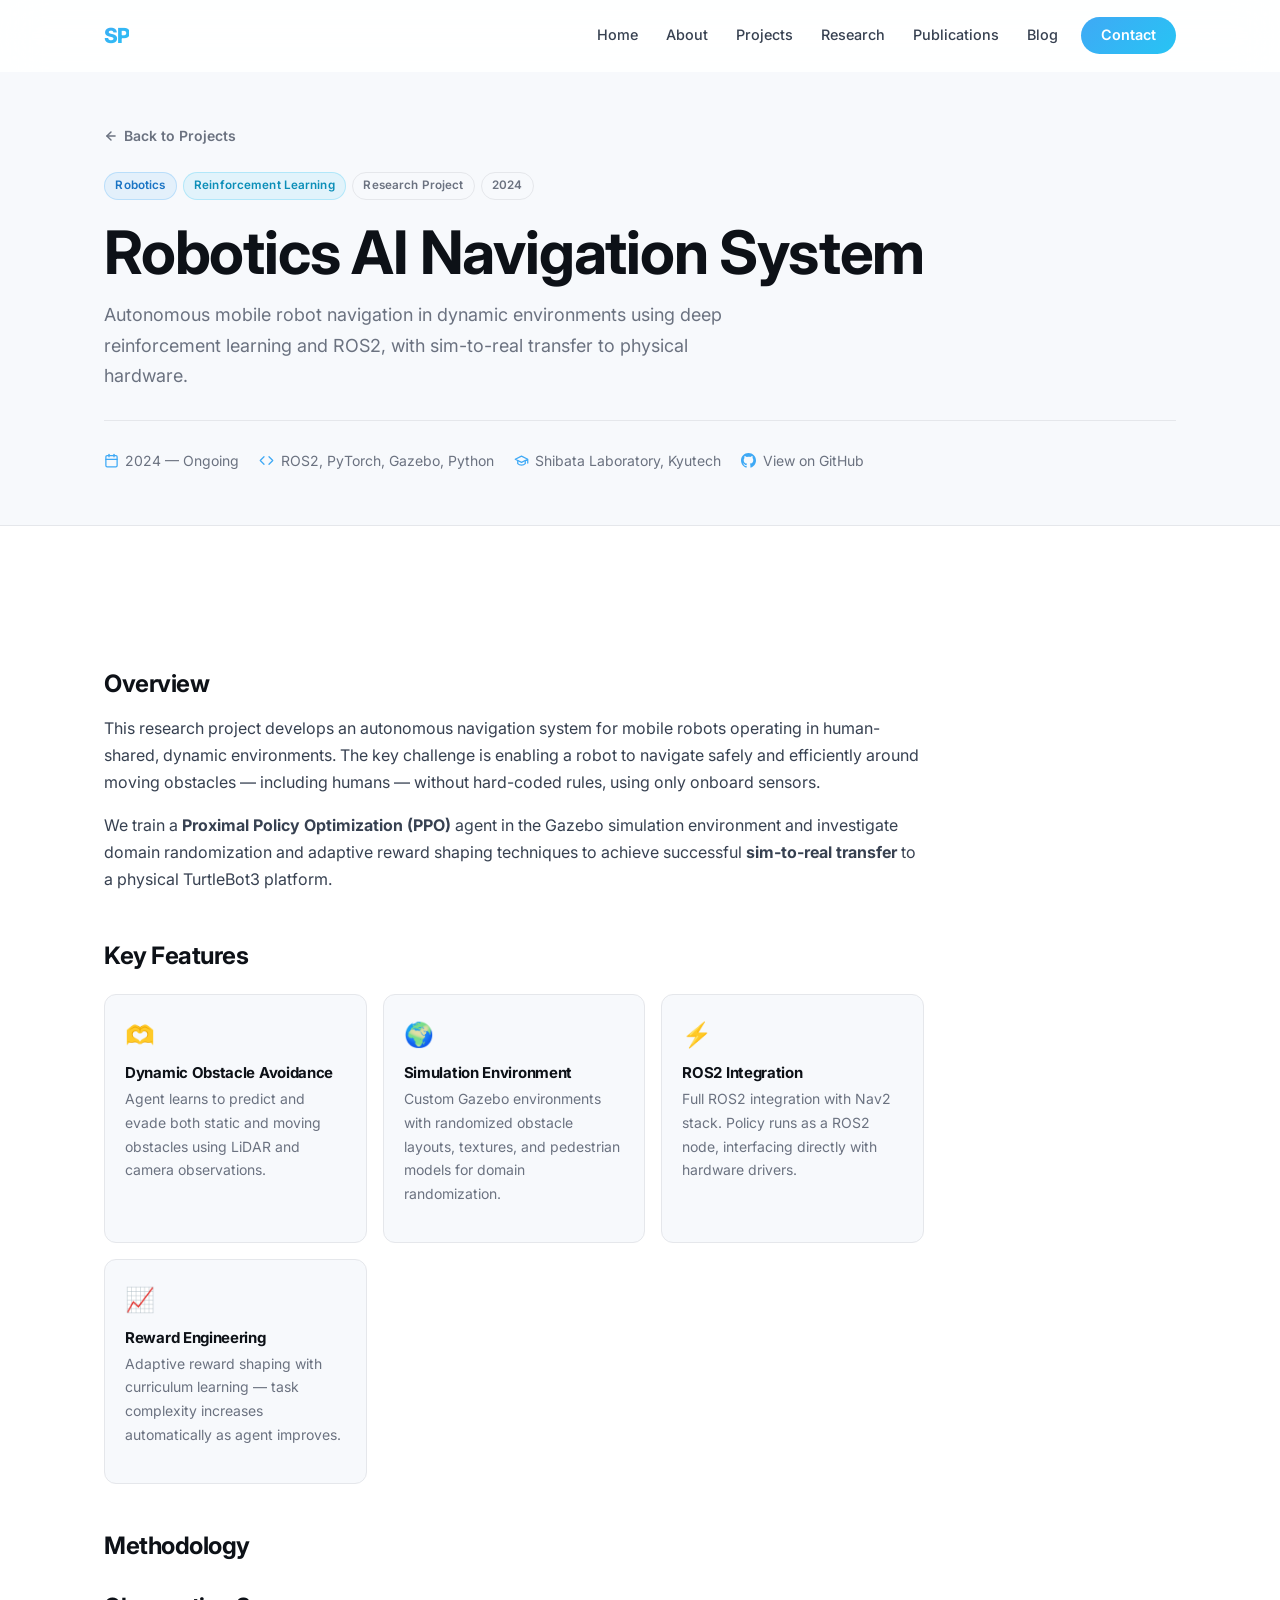
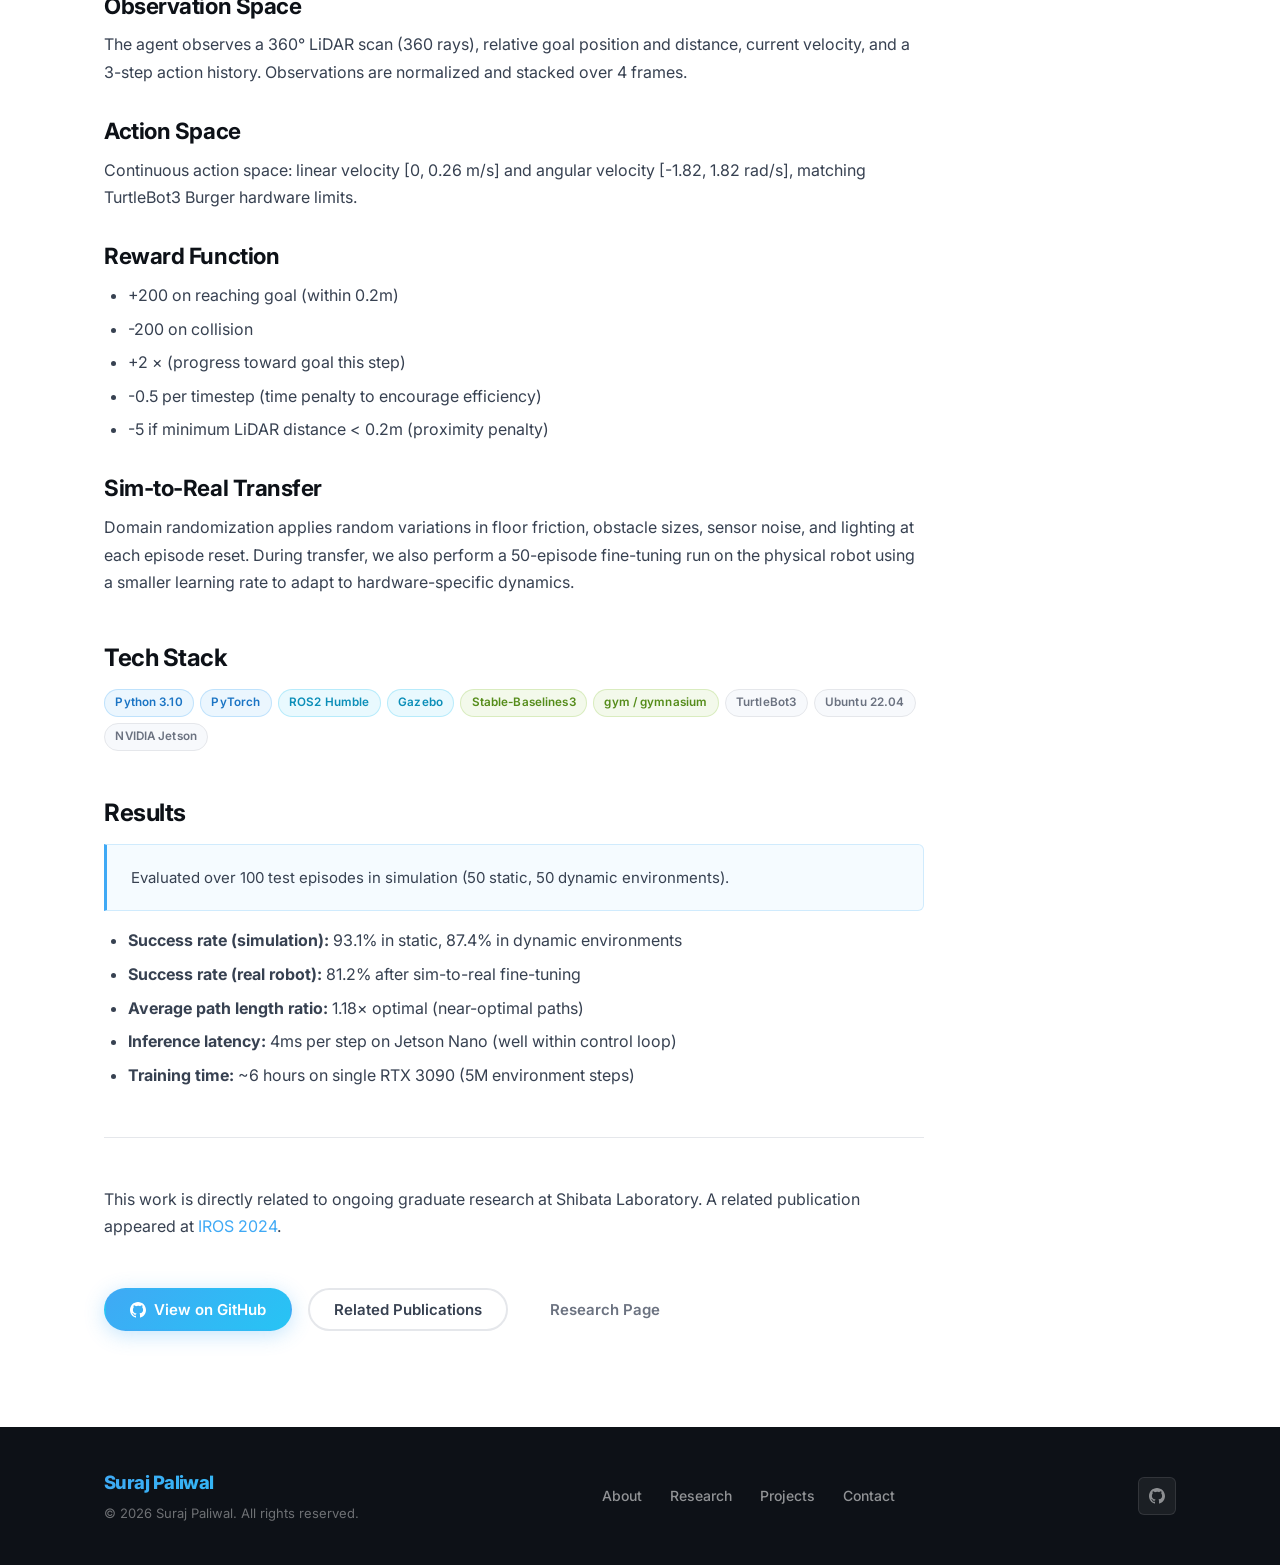
<file: projects/robotics-ai.html>
<!DOCTYPE html>
<html lang="en">
<head>
  <meta charset="UTF-8">
  <meta name="viewport" content="width=device-width, initial-scale=1.0">
  <title>Robotics AI Navigation — Suraj Paliwal</title>
  <meta name="description" content="Autonomous robot navigation using reinforcement learning and ROS2 — by Suraj Paliwal.">
  <link rel="preconnect" href="https://fonts.googleapis.com">
  <link rel="preconnect" href="https://fonts.gstatic.com" crossorigin>
  <link href="https://fonts.googleapis.com/css2?family=Inter:wght@300;400;500;600;700;800&display=swap" rel="stylesheet">
  <link rel="stylesheet" href="../css/style.css">
</head>
<body>

<header class="nav" id="nav">
  <div class="container nav-container">
    <a href="../index.html" class="nav-logo">SP</a>
    <nav role="navigation" aria-label="Main navigation">
      <ul class="nav-links" id="nav-links">
        <li><a href="../index.html">Home</a></li>
        <li><a href="../about.html">About</a></li>
        <li><a href="../projects.html">Projects</a></li>
        <li><a href="../research.html">Research</a></li>
        <li><a href="../publications.html">Publications</a></li>
        <li><a href="../blog.html">Blog</a></li>
        <li><a href="../contact.html" class="nav-cta">Contact</a></li>
      </ul>
      <button class="hamburger" id="hamburger" aria-label="Toggle menu" aria-expanded="false">
        <span></span><span></span><span></span>
      </button>
    </nav>
  </div>
</header>

<main>
  <section class="project-detail-hero">
    <div class="container">
      <a href="../projects.html" class="back-link">
        <svg xmlns="http://www.w3.org/2000/svg" viewBox="0 0 24 24" fill="none" stroke="currentColor" stroke-width="2.5" stroke-linecap="round" stroke-linejoin="round"><path d="m12 19-7-7 7-7"/><path d="M19 12H5"/></svg>
        Back to Projects
      </a>

      <div class="tags" style="margin-bottom:1rem;">
        <span class="tag tag-blue">Robotics</span>
        <span class="tag tag-cyan">Reinforcement Learning</span>
        <span class="tag">Research Project</span>
        <span class="tag">2024</span>
      </div>

      <h1>Robotics AI Navigation System</h1>
      <p style="font-size:1.125rem;color:var(--tx-muted);max-width:60ch;margin-top:0.75rem;">
        Autonomous mobile robot navigation in dynamic environments using deep reinforcement
        learning and ROS2, with sim-to-real transfer to physical hardware.
      </p>

      <div class="project-meta-row">
        <div class="project-meta-item">
          <svg xmlns="http://www.w3.org/2000/svg" viewBox="0 0 24 24" fill="none" stroke="currentColor" stroke-width="2" stroke-linecap="round" stroke-linejoin="round"><rect x="3" y="4" width="18" height="18" rx="2" ry="2"/><line x1="16" y1="2" x2="16" y2="6"/><line x1="8" y1="2" x2="8" y2="6"/><line x1="3" y1="10" x2="21" y2="10"/></svg>
          2024 — Ongoing
        </div>
        <div class="project-meta-item">
          <svg xmlns="http://www.w3.org/2000/svg" viewBox="0 0 24 24" fill="none" stroke="currentColor" stroke-width="2" stroke-linecap="round" stroke-linejoin="round"><polyline points="16 18 22 12 16 6"/><polyline points="8 6 2 12 8 18"/></svg>
          ROS2, PyTorch, Gazebo, Python
        </div>
        <div class="project-meta-item">
          <svg xmlns="http://www.w3.org/2000/svg" viewBox="0 0 24 24" fill="none" stroke="currentColor" stroke-width="2" stroke-linecap="round" stroke-linejoin="round"><path d="M22 10v6M2 10l10-5 10 5-10 5z"/><path d="M6 12v5c3 3 9 3 12 0v-5"/></svg>
          Shibata Laboratory, Kyutech
        </div>
        <div class="project-meta-item">
          <svg xmlns="http://www.w3.org/2000/svg" viewBox="0 0 24 24" fill="currentColor"><path d="M12 0C5.374 0 0 5.373 0 12c0 5.302 3.438 9.8 8.207 11.387.599.111.793-.261.793-.577v-2.234c-3.338.726-4.033-1.416-4.033-1.416-.546-1.387-1.333-1.756-1.333-1.756-1.089-.745.083-.729.083-.729 1.205.084 1.839 1.237 1.839 1.237 1.07 1.834 2.807 1.304 3.492.997.107-.775.418-1.305.762-1.604-2.665-.305-5.467-1.334-5.467-5.931 0-1.311.469-2.381 1.236-3.221-.124-.303-.535-1.524.117-3.176 0 0 1.008-.322 3.301 1.23A11.509 11.509 0 0 1 12 5.803c1.02.005 2.047.138 3.006.404 2.291-1.552 3.297-1.23 3.297-1.23.653 1.653.242 2.874.118 3.176.77.84 1.235 1.911 1.235 3.221 0 4.609-2.807 5.624-5.479 5.921.43.372.823 1.102.823 2.222v3.293c0 .319.192.694.801.576C20.566 21.797 24 17.3 24 12c0-6.627-5.373-12-12-12z"/></svg>
          <a href="https://github.com/surajpaliwal" target="_blank" rel="noopener" style="color:var(--tx-muted);">View on GitHub</a>
        </div>
      </div>
    </div>
  </section>

  <section class="section">
    <div class="container">
      <div class="project-content">

        <h2>Overview</h2>
        <p>
          This research project develops an autonomous navigation system for mobile robots
          operating in human-shared, dynamic environments. The key challenge is enabling
          a robot to navigate safely and efficiently around moving obstacles — including
          humans — without hard-coded rules, using only onboard sensors.
        </p>
        <p>
          We train a <strong>Proximal Policy Optimization (PPO)</strong> agent in the Gazebo
          simulation environment and investigate domain randomization and adaptive reward
          shaping techniques to achieve successful <strong>sim-to-real transfer</strong>
          to a physical TurtleBot3 platform.
        </p>

        <h2>Key Features</h2>
        <div class="feature-grid">
          <div class="feature-card">
            <span class="feature-emoji">&#129782;</span>
            <h4>Dynamic Obstacle Avoidance</h4>
            <p>Agent learns to predict and evade both static and moving obstacles using LiDAR and camera observations.</p>
          </div>
          <div class="feature-card">
            <span class="feature-emoji">&#127757;</span>
            <h4>Simulation Environment</h4>
            <p>Custom Gazebo environments with randomized obstacle layouts, textures, and pedestrian models for domain randomization.</p>
          </div>
          <div class="feature-card">
            <span class="feature-emoji">&#9889;</span>
            <h4>ROS2 Integration</h4>
            <p>Full ROS2 integration with Nav2 stack. Policy runs as a ROS2 node, interfacing directly with hardware drivers.</p>
          </div>
          <div class="feature-card">
            <span class="feature-emoji">&#128200;</span>
            <h4>Reward Engineering</h4>
            <p>Adaptive reward shaping with curriculum learning — task complexity increases automatically as agent improves.</p>
          </div>
        </div>

        <h2>Methodology</h2>

        <h3>Observation Space</h3>
        <p>The agent observes a 360&deg; LiDAR scan (360 rays), relative goal position and distance, current velocity, and a 3-step action history. Observations are normalized and stacked over 4 frames.</p>

        <h3>Action Space</h3>
        <p>Continuous action space: linear velocity [0, 0.26 m/s] and angular velocity [-1.82, 1.82 rad/s], matching TurtleBot3 Burger hardware limits.</p>

        <h3>Reward Function</h3>
        <ul>
          <li>+200 on reaching goal (within 0.2m)</li>
          <li>-200 on collision</li>
          <li>+2 × (progress toward goal this step)</li>
          <li>-0.5 per timestep (time penalty to encourage efficiency)</li>
          <li>-5 if minimum LiDAR distance &lt; 0.2m (proximity penalty)</li>
        </ul>

        <h3>Sim-to-Real Transfer</h3>
        <p>
          Domain randomization applies random variations in floor friction, obstacle sizes,
          sensor noise, and lighting at each episode reset. During transfer, we also perform
          a 50-episode fine-tuning run on the physical robot using a smaller learning rate
          to adapt to hardware-specific dynamics.
        </p>

        <h2>Tech Stack</h2>
        <div class="tags" style="margin-bottom:2rem;">
          <span class="tag tag-blue">Python 3.10</span>
          <span class="tag tag-blue">PyTorch</span>
          <span class="tag tag-cyan">ROS2 Humble</span>
          <span class="tag tag-cyan">Gazebo</span>
          <span class="tag tag-green">Stable-Baselines3</span>
          <span class="tag tag-green">gym / gymnasium</span>
          <span class="tag">TurtleBot3</span>
          <span class="tag">Ubuntu 22.04</span>
          <span class="tag">NVIDIA Jetson</span>
        </div>

        <h2>Results</h2>
        <div class="info-box" style="margin-bottom:1rem;">
          Evaluated over 100 test episodes in simulation (50 static, 50 dynamic environments).
        </div>
        <ul>
          <li><strong>Success rate (simulation):</strong> 93.1% in static, 87.4% in dynamic environments</li>
          <li><strong>Success rate (real robot):</strong> 81.2% after sim-to-real fine-tuning</li>
          <li><strong>Average path length ratio:</strong> 1.18× optimal (near-optimal paths)</li>
          <li><strong>Inference latency:</strong> 4ms per step on Jetson Nano (well within control loop)</li>
          <li><strong>Training time:</strong> ~6 hours on single RTX 3090 (5M environment steps)</li>
        </ul>

        <div class="divider"></div>

        <p>
          This work is directly related to ongoing graduate research at Shibata Laboratory.
          A related publication appeared at <a href="../publications.html">IROS 2024</a>.
        </p>

      </div>

      <div style="margin-top:3rem;display:flex;gap:1rem;flex-wrap:wrap;">
        <a href="https://github.com/surajpaliwal" target="_blank" rel="noopener" class="btn btn-primary">
          <svg xmlns="http://www.w3.org/2000/svg" viewBox="0 0 24 24" fill="currentColor"><path d="M12 0C5.374 0 0 5.373 0 12c0 5.302 3.438 9.8 8.207 11.387.599.111.793-.261.793-.577v-2.234c-3.338.726-4.033-1.416-4.033-1.416-.546-1.387-1.333-1.756-1.333-1.756-1.089-.745.083-.729.083-.729 1.205.084 1.839 1.237 1.839 1.237 1.07 1.834 2.807 1.304 3.492.997.107-.775.418-1.305.762-1.604-2.665-.305-5.467-1.334-5.467-5.931 0-1.311.469-2.381 1.236-3.221-.124-.303-.535-1.524.117-3.176 0 0 1.008-.322 3.301 1.23A11.509 11.509 0 0 1 12 5.803c1.02.005 2.047.138 3.006.404 2.291-1.552 3.297-1.23 3.297-1.23.653 1.653.242 2.874.118 3.176.77.84 1.235 1.911 1.235 3.221 0 4.609-2.807 5.624-5.479 5.921.43.372.823 1.102.823 2.222v3.293c0 .319.192.694.801.576C20.566 21.797 24 17.3 24 12c0-6.627-5.373-12-12-12z"/></svg>
          View on GitHub
        </a>
        <a href="../publications.html" class="btn btn-outline">Related Publications</a>
        <a href="../research.html" class="btn btn-ghost">Research Page</a>
      </div>
    </div>
  </section>
</main>

<footer class="footer">
  <div class="container footer-inner">
    <div>
      <span class="footer-brand">Suraj Paliwal</span>
      <p>&copy; <span id="current-year">2025</span> Suraj Paliwal. All rights reserved.</p>
    </div>
    <div class="footer-links">
      <a href="../about.html">About</a>
      <a href="../research.html">Research</a>
      <a href="../projects.html">Projects</a>
      <a href="../contact.html">Contact</a>
    </div>
    <div class="footer-socials">
      <a href="https://github.com/surajpaliwal" target="_blank" rel="noopener" class="footer-social-btn" aria-label="GitHub">
        <svg xmlns="http://www.w3.org/2000/svg" viewBox="0 0 24 24" fill="currentColor"><path d="M12 0C5.374 0 0 5.373 0 12c0 5.302 3.438 9.8 8.207 11.387.599.111.793-.261.793-.577v-2.234c-3.338.726-4.033-1.416-4.033-1.416-.546-1.387-1.333-1.756-1.333-1.756-1.089-.745.083-.729.083-.729 1.205.084 1.839 1.237 1.839 1.237 1.07 1.834 2.807 1.304 3.492.997.107-.775.418-1.305.762-1.604-2.665-.305-5.467-1.334-5.467-5.931 0-1.311.469-2.381 1.236-3.221-.124-.303-.535-1.524.117-3.176 0 0 1.008-.322 3.301 1.23A11.509 11.509 0 0 1 12 5.803c1.02.005 2.047.138 3.006.404 2.291-1.552 3.297-1.23 3.297-1.23.653 1.653.242 2.874.118 3.176.77.84 1.235 1.911 1.235 3.221 0 4.609-2.807 5.624-5.479 5.921.43.372.823 1.102.823 2.222v3.293c0 .319.192.694.801.576C20.566 21.797 24 17.3 24 12c0-6.627-5.373-12-12-12z"/></svg>
      </a>
    </div>
  </div>
</footer>

<script src="../js/main.js"></script>
</body>
</html>
</file>
<file: css/style.css>
/* ============================================================
   Suraj Paliwal — Portfolio CSS
   AI Engineer & Graduate Researcher
   Kyushu Institute of Technology
   ============================================================ */

/* ============================================================
   1. Custom Properties
   ============================================================ */
:root {
  /* Kyutech Color Palette */
  --blue:   #3FA9F5;
  --cyan:   #27C4F4;
  --green:  #8CC63F;
  --red:    #8B1E1E;

  /* Gradients */
  --grad-primary: linear-gradient(135deg, #3FA9F5 0%, #27C4F4 100%);
  --grad-accent:  linear-gradient(135deg, #27C4F4 0%, #8CC63F 100%);
  --grad-full:    linear-gradient(135deg, #3FA9F5 0%, #27C4F4 55%, #8CC63F 100%);

  /* Typography */
  --font-sans: 'Inter', -apple-system, BlinkMacSystemFont, 'Segoe UI', Helvetica, Arial, sans-serif;
  --font-mono: 'JetBrains Mono', 'Fira Code', 'Courier New', monospace;

  /* Layout */
  --nav-h:    72px;
  --max-w:    1120px;
  --pad-sec:  96px;
  --pad-sec-s: 60px;

  /* Surface Colors */
  --bg:        #FFFFFF;
  --bg-subtle: #F7F9FC;
  --bg-card:   #FFFFFF;
  --bg-code:   #F1F5F9;

  /* Text Colors */
  --tx:       #0D1117;
  --tx-2:     #374151;
  --tx-muted: #6B7280;
  --tx-light: #9CA3AF;
  --tx-link:  #3FA9F5;

  /* Border */
  --border:   #E5E7EB;
  --border-l: #F3F4F6;

  /* Shadows */
  --shadow-xs: 0 1px 2px rgba(0,0,0,0.05);
  --shadow-sm: 0 1px 4px rgba(0,0,0,0.06), 0 2px 8px rgba(0,0,0,0.04);
  --shadow-md: 0 4px 16px rgba(0,0,0,0.08), 0 2px 6px rgba(0,0,0,0.04);
  --shadow-lg: 0 16px 48px rgba(0,0,0,0.10), 0 4px 16px rgba(0,0,0,0.06);

  /* Radius */
  --r-sm:   6px;
  --r-md:   12px;
  --r-lg:   20px;
  --r-full: 9999px;

  /* Transitions */
  --ease:      0.25s cubic-bezier(0.4, 0, 0.2, 1);
  --ease-slow: 0.4s  cubic-bezier(0.4, 0, 0.2, 1);
}

/* ============================================================
   2. Reset & Base
   ============================================================ */
*, *::before, *::after {
  box-sizing: border-box;
  margin: 0;
  padding: 0;
}

html {
  scroll-behavior: smooth;
  -webkit-text-size-adjust: 100%;
}

body {
  font-family: var(--font-sans);
  font-size: 1rem;
  line-height: 1.7;
  color: var(--tx);
  background: var(--bg);
  -webkit-font-smoothing: antialiased;
  -moz-osx-font-smoothing: grayscale;
  overflow-x: hidden;
}

body.menu-open { overflow: hidden; }

img, video { max-width: 100%; height: auto; display: block; }

a {
  color: var(--tx-link);
  text-decoration: none;
  transition: color var(--ease);
}
a:hover { color: var(--cyan); }

ul { list-style: none; }

/* ============================================================
   3. Typography
   ============================================================ */
h1, h2, h3, h4, h5, h6 {
  font-weight: 700;
  line-height: 1.2;
  color: var(--tx);
  letter-spacing: -0.02em;
}

h1 { font-size: clamp(2.25rem, 5vw, 3.75rem); }
h2 { font-size: clamp(1.75rem, 3vw, 2.25rem); }
h3 { font-size: clamp(1.15rem, 2vw, 1.4rem); }
h4 { font-size: 1.05rem; }

p { color: var(--tx-2); max-width: 68ch; }
p + p { margin-top: 1em; }

code, pre {
  font-family: var(--font-mono);
  font-size: 0.875em;
  background: var(--bg-code);
  border-radius: var(--r-sm);
}
code { padding: 0.15em 0.4em; }
pre { padding: 1.25rem; overflow-x: auto; border: 1px solid var(--border); }

/* ============================================================
   4. Layout
   ============================================================ */
.container {
  width: 100%;
  max-width: var(--max-w);
  margin-inline: auto;
  padding-inline: 24px;
}

.section {
  padding-block: var(--pad-sec);
}

.section-alt {
  background: var(--bg-subtle);
}

/* Section Header */
.section-header {
  margin-bottom: 3rem;
}

.section-label {
  display: inline-block;
  font-size: 0.75rem;
  font-weight: 700;
  text-transform: uppercase;
  letter-spacing: 0.1em;
  color: var(--blue);
  margin-bottom: 0.5rem;
}

.section-header h2 {
  position: relative;
  display: inline-block;
  padding-bottom: 0.6rem;
}

.section-header h2::after {
  content: '';
  position: absolute;
  left: 0;
  bottom: 0;
  width: 100%;
  height: 3px;
  background: var(--grad-primary);
  border-radius: var(--r-full);
}

.section-header--center { text-align: center; }
.section-header--center h2::after {
  left: 50%;
  transform: translateX(-50%);
  width: 56px;
}

.section-header p {
  margin-top: 0.75rem;
  color: var(--tx-muted);
  font-size: 1.0625rem;
}

/* View All Link */
.view-all {
  display: inline-flex;
  align-items: center;
  gap: 0.4rem;
  font-size: 0.9375rem;
  font-weight: 600;
  color: var(--blue);
  margin-top: 2.5rem;
  transition: gap var(--ease), color var(--ease);
}
.view-all:hover { gap: 0.7rem; color: var(--cyan); }
.view-all svg { width: 16px; height: 16px; }

/* ============================================================
   5. Navigation
   ============================================================ */
.nav {
  position: fixed;
  top: 0;
  left: 0;
  right: 0;
  z-index: 1000;
  height: var(--nav-h);
  background: rgba(255,255,255,0.88);
  backdrop-filter: blur(20px);
  -webkit-backdrop-filter: blur(20px);
  border-bottom: 1px solid transparent;
  transition: border-color var(--ease), box-shadow var(--ease);
}

.nav.scrolled {
  border-bottom-color: var(--border);
  box-shadow: var(--shadow-sm);
}

.nav-container {
  display: flex;
  align-items: center;
  justify-content: space-between;
  height: 100%;
}

.nav-logo {
  font-weight: 800;
  font-size: 1.3rem;
  letter-spacing: -0.04em;
  background: var(--grad-primary);
  -webkit-background-clip: text;
  -webkit-text-fill-color: transparent;
  background-clip: text;
}

.nav-right {
  display: flex;
  align-items: center;
  gap: 0.25rem;
}

.nav-links {
  display: flex;
  align-items: center;
  gap: 0.15rem;
}

.nav-links a {
  display: block;
  padding: 0.4rem 0.8rem;
  font-size: 0.9rem;
  font-weight: 500;
  color: var(--tx-2);
  border-radius: var(--r-sm);
  transition: color var(--ease), background var(--ease);
}

.nav-links a:hover,
.nav-links a.active {
  color: var(--blue);
  background: rgba(63,169,245,0.08);
}

.nav-cta {
  background: var(--grad-primary) !important;
  color: white !important;
  border-radius: var(--r-full) !important;
  padding: 0.4rem 1.25rem !important;
  font-weight: 600 !important;
  margin-left: 0.5rem;
  transition: opacity var(--ease), transform var(--ease) !important;
}
.nav-cta:hover {
  opacity: 0.9 !important;
  transform: translateY(-1px) !important;
  color: white !important;
}

/* Hamburger */
.hamburger {
  display: none;
  flex-direction: column;
  gap: 5px;
  background: none;
  border: none;
  cursor: pointer;
  padding: 8px;
  border-radius: var(--r-sm);
  transition: background var(--ease);
}
.hamburger:hover { background: var(--bg-subtle); }
.hamburger span {
  display: block;
  width: 22px;
  height: 2px;
  background: var(--tx);
  border-radius: 2px;
  transition: transform var(--ease), opacity var(--ease);
}
.hamburger.active span:nth-child(1) { transform: translateY(7px) rotate(45deg); }
.hamburger.active span:nth-child(2) { opacity: 0; transform: scaleX(0); }
.hamburger.active span:nth-child(3) { transform: translateY(-7px) rotate(-45deg); }

/* ============================================================
   6. Buttons
   ============================================================ */
.btn {
  display: inline-flex;
  align-items: center;
  gap: 0.5rem;
  padding: 0.65rem 1.5rem;
  font-family: var(--font-sans);
  font-size: 0.9375rem;
  font-weight: 600;
  border-radius: var(--r-full);
  border: 2px solid transparent;
  cursor: pointer;
  transition: transform var(--ease), opacity var(--ease), box-shadow var(--ease), background var(--ease);
  text-decoration: none;
  white-space: nowrap;
  line-height: 1.2;
}
.btn:hover { transform: translateY(-2px); text-decoration: none; }
.btn svg { width: 16px; height: 16px; flex-shrink: 0; }

.btn-primary {
  background: var(--grad-primary);
  color: white;
  box-shadow: 0 4px 20px rgba(63,169,245,0.3);
}
.btn-primary:hover { color: white; box-shadow: 0 8px 28px rgba(63,169,245,0.4); }

.btn-outline {
  background: transparent;
  border-color: var(--border);
  color: var(--tx-2);
}
.btn-outline:hover { border-color: var(--blue); color: var(--blue); }

.btn-ghost {
  background: transparent;
  color: var(--tx-muted);
}
.btn-ghost:hover { color: var(--tx); background: var(--bg-subtle); }

.btn-sm { padding: 0.4rem 1rem; font-size: 0.875rem; }

/* ============================================================
   7. Hero Section
   ============================================================ */
.hero {
  padding-top: calc(var(--nav-h) + 72px);
  padding-bottom: 100px;
  background: var(--bg);
  position: relative;
  overflow: hidden;
  min-height: 100vh;
  display: flex;
  align-items: center;
}

/* Decorative background blobs */
.hero::before {
  content: '';
  position: absolute;
  top: -20%;
  right: -5%;
  width: 700px;
  height: 700px;
  background: radial-gradient(circle, rgba(63,169,245,0.07) 0%, transparent 65%);
  pointer-events: none;
}
.hero::after {
  content: '';
  position: absolute;
  bottom: -10%;
  left: -5%;
  width: 500px;
  height: 500px;
  background: radial-gradient(circle, rgba(140,198,63,0.06) 0%, transparent 65%);
  pointer-events: none;
}

.hero-inner {
  display: grid;
  grid-template-columns: 1fr 360px;
  gap: 4rem;
  align-items: center;
  position: relative;
  z-index: 1;
  width: 100%;
}

.hero-badge {
  display: inline-flex;
  align-items: center;
  gap: 0.5rem;
  padding: 0.375rem 1rem;
  background: rgba(63,169,245,0.08);
  border: 1px solid rgba(63,169,245,0.2);
  border-radius: var(--r-full);
  font-size: 0.8rem;
  font-weight: 600;
  color: var(--blue);
  margin-bottom: 1.25rem;
  letter-spacing: 0.01em;
}
.hero-badge-dot {
  width: 7px;
  height: 7px;
  background: var(--green);
  border-radius: 50%;
  animation: blink 2.5s ease-in-out infinite;
}

.hero-name {
  font-size: clamp(2.8rem, 6vw, 4.5rem);
  font-weight: 800;
  letter-spacing: -0.04em;
  line-height: 1.08;
  background: var(--grad-primary);
  -webkit-background-clip: text;
  -webkit-text-fill-color: transparent;
  background-clip: text;
  margin-bottom: 0.5rem;
}

.hero-title {
  font-size: clamp(1.05rem, 2vw, 1.3rem);
  font-weight: 500;
  color: var(--tx-muted);
  margin-bottom: 1.5rem;
  letter-spacing: -0.01em;
}

.hero-title span {
  color: var(--tx-2);
  font-weight: 600;
}

.hero-bio {
  font-size: 1.0625rem;
  color: var(--tx-2);
  line-height: 1.8;
  max-width: 520px;
  margin-bottom: 2.5rem;
}

.hero-actions {
  display: flex;
  flex-wrap: wrap;
  gap: 0.75rem;
  margin-bottom: 2.5rem;
}

.hero-socials {
  display: flex;
  gap: 0.625rem;
}

.social-btn {
  display: inline-flex;
  align-items: center;
  justify-content: center;
  width: 42px;
  height: 42px;
  border-radius: var(--r-md);
  background: var(--bg-subtle);
  border: 1px solid var(--border);
  color: var(--tx-muted);
  transition: all var(--ease);
}
.social-btn:hover {
  background: var(--blue);
  border-color: var(--blue);
  color: white;
  transform: translateY(-3px);
  box-shadow: 0 8px 24px rgba(63,169,245,0.3);
}
.social-btn svg { width: 18px; height: 18px; }

/* Hero Visual */
.hero-visual {
  display: flex;
  align-items: center;
  justify-content: center;
  position: relative;
}

.avatar-outer {
  position: relative;
  width: 300px;
  height: 300px;
}

.avatar-ring {
  position: absolute;
  inset: -14px;
  border-radius: 50%;
  border: 2px solid rgba(63,169,245,0.35);
  animation: spin 14s linear infinite;
}
.avatar-ring::before {
  content: '';
  position: absolute;
  width: 10px;
  height: 10px;
  background: var(--blue);
  border-radius: 50%;
  top: -5px;
  left: 50%;
  transform: translateX(-50%);
  box-shadow: 0 0 12px rgba(63,169,245,0.6);
}
.avatar-ring-2 {
  inset: -28px;
  border-color: rgba(140,198,63,0.2);
  animation: spin 22s linear infinite reverse;
}
.avatar-ring-2::before {
  background: var(--green);
  box-shadow: 0 0 12px rgba(140,198,63,0.5);
}

.avatar-circle {
  width: 100%;
  height: 100%;
  border-radius: 50%;
  background: var(--grad-primary);
  display: flex;
  align-items: center;
  justify-content: center;
  font-size: 5.5rem;
  font-weight: 800;
  color: white;
  letter-spacing: -0.05em;
  overflow: hidden;
  position: relative;
  z-index: 1;
  box-shadow: var(--shadow-lg), 0 0 0 6px rgba(63,169,245,0.12);
}
.avatar-circle img {
  width: 100%;
  height: 100%;
  object-fit: cover;
  border-radius: 50%;
}

/* Background glow behind avatar */
.hero-glow {
  position: absolute;
  border-radius: 50%;
  filter: blur(50px);
  z-index: 0;
}
.hero-glow-1 {
  width: 360px;
  height: 360px;
  background: rgba(63,169,245,0.12);
  top: -30px;
  left: -30px;
}
.hero-glow-2 {
  width: 240px;
  height: 240px;
  background: rgba(140,198,63,0.1);
  bottom: -20px;
  right: -20px;
}

/* ============================================================
   8. Tags / Badges
   ============================================================ */
.tag {
  display: inline-flex;
  align-items: center;
  padding: 0.2rem 0.65rem;
  font-size: 0.73rem;
  font-weight: 600;
  border-radius: var(--r-full);
  border: 1px solid var(--border);
  background: var(--bg-subtle);
  color: var(--tx-muted);
  white-space: nowrap;
  letter-spacing: 0.01em;
}
.tag-blue  { background: rgba(63,169,245,0.1);  border-color: rgba(63,169,245,0.25);  color: #1a74c4; }
.tag-green { background: rgba(140,198,63,0.1);  border-color: rgba(140,198,63,0.25);  color: #558c1a; }
.tag-cyan  { background: rgba(39,196,244,0.1);  border-color: rgba(39,196,244,0.25);  color: #0b8eb8; }
.tag-gray  { background: var(--bg-subtle);      border-color: var(--border);          color: var(--tx-muted); }

.tags { display: flex; flex-wrap: wrap; gap: 0.375rem; }

/* ============================================================
   9. Project Cards
   ============================================================ */
.projects-grid {
  display: grid;
  grid-template-columns: repeat(auto-fill, minmax(300px, 1fr));
  gap: 1.5rem;
}

.project-card {
  background: var(--bg-card);
  border-radius: var(--r-lg);
  border: 1px solid var(--border);
  padding: 1.75rem;
  transition: transform var(--ease), box-shadow var(--ease), border-color var(--ease);
  display: flex;
  flex-direction: column;
  gap: 0.875rem;
  position: relative;
  overflow: hidden;
}

.project-card::before {
  content: '';
  position: absolute;
  top: 0; left: 0; right: 0;
  height: 3px;
  background: var(--grad-primary);
  opacity: 0;
  transition: opacity var(--ease);
}

.project-card:hover {
  transform: translateY(-5px);
  box-shadow: var(--shadow-lg);
  border-color: rgba(63,169,245,0.2);
}
.project-card:hover::before { opacity: 1; }

.project-icon {
  width: 50px;
  height: 50px;
  border-radius: var(--r-md);
  background: var(--grad-primary);
  display: flex;
  align-items: center;
  justify-content: center;
  font-size: 1.5rem;
  flex-shrink: 0;
}

.project-card h3 {
  font-size: 1.1rem;
  font-weight: 700;
  color: var(--tx);
}

.project-card > p {
  font-size: 0.9375rem;
  color: var(--tx-muted);
  line-height: 1.65;
  flex-grow: 1;
  max-width: none;
}

.project-links {
  display: flex;
  gap: 0.75rem;
  margin-top: auto;
  padding-top: 1.125rem;
  border-top: 1px solid var(--border-l);
}

.project-link {
  font-size: 0.875rem;
  font-weight: 600;
  color: var(--tx-muted);
  display: inline-flex;
  align-items: center;
  gap: 0.3rem;
  transition: color var(--ease);
}
.project-link:hover { color: var(--blue); }
.project-link svg { width: 14px; height: 14px; }

/* ============================================================
   10. Research Interests Grid
   ============================================================ */
.interests-grid {
  display: grid;
  grid-template-columns: repeat(auto-fill, minmax(180px, 1fr));
  gap: 1rem;
}

.interest-card {
  background: var(--bg-card);
  border: 1px solid var(--border);
  border-radius: var(--r-md);
  padding: 1.25rem 1rem;
  text-align: center;
  transition: all var(--ease);
}
.interest-card:hover {
  border-color: var(--blue);
  transform: translateY(-3px);
  box-shadow: var(--shadow-sm);
}
.interest-icon { font-size: 2rem; display: block; margin-bottom: 0.5rem; }
.interest-card h4 { font-size: 0.9rem; font-weight: 600; color: var(--tx); }

/* Timeline */
.timeline {
  position: relative;
  padding-left: 2rem;
}
.timeline::before {
  content: '';
  position: absolute;
  left: 0; top: 10px; bottom: 0;
  width: 2px;
  background: var(--grad-primary);
  border-radius: var(--r-full);
}

.timeline-item {
  position: relative;
  padding-bottom: 2.5rem;
}
.timeline-item:last-child { padding-bottom: 0; }

.timeline-item::before {
  content: '';
  position: absolute;
  left: -2.45rem;
  top: 8px;
  width: 13px;
  height: 13px;
  border-radius: 50%;
  background: var(--grad-primary);
  border: 3px solid var(--bg);
  box-shadow: 0 0 0 2px var(--blue);
}

.timeline-date {
  font-size: 0.775rem;
  font-weight: 700;
  color: var(--blue);
  text-transform: uppercase;
  letter-spacing: 0.06em;
  margin-bottom: 0.3rem;
}
.timeline-title {
  font-size: 1.0625rem;
  font-weight: 700;
  color: var(--tx);
  margin-bottom: 0.3rem;
}
.timeline-sub {
  font-size: 0.875rem;
  font-weight: 600;
  color: var(--tx-muted);
  margin-bottom: 0.5rem;
}
.timeline-body {
  font-size: 0.9375rem;
  color: var(--tx-muted);
  max-width: none;
}

/* ============================================================
   11. Publications
   ============================================================ */
.pub-list {
  display: flex;
  flex-direction: column;
  gap: 1.25rem;
}

.pub-item {
  padding: 1.5rem;
  background: var(--bg-card);
  border: 1px solid var(--border);
  border-radius: var(--r-md);
  transition: box-shadow var(--ease), border-color var(--ease);
}
.pub-item:hover {
  box-shadow: var(--shadow-sm);
  border-color: rgba(63,169,245,0.25);
}

.pub-badge {
  display: inline-flex;
  padding: 0.15rem 0.6rem;
  font-size: 0.65rem;
  font-weight: 800;
  text-transform: uppercase;
  letter-spacing: 0.08em;
  border-radius: var(--r-full);
  margin-bottom: 0.625rem;
}
.pub-badge-conf     { background: rgba(63,169,245,0.1);  color: #1a74c4; }
.pub-badge-journal  { background: rgba(140,198,63,0.1);  color: #558c1a; }
.pub-badge-workshop { background: rgba(39,196,244,0.1);  color: #0b8eb8; }
.pub-badge-preprint { background: rgba(139,30,30,0.08);  color: #8B1E1E; }

.pub-title {
  font-size: 1.05rem;
  font-weight: 700;
  color: var(--tx);
  line-height: 1.45;
  margin-bottom: 0.35rem;
}

.pub-authors {
  font-size: 0.9rem;
  color: var(--tx-muted);
  margin-bottom: 0.25rem;
}
.pub-authors strong { color: var(--tx-2); font-weight: 600; }

.pub-venue {
  font-size: 0.875rem;
  color: var(--tx-light);
  font-style: italic;
  margin-bottom: 0.875rem;
}

.pub-links {
  display: flex;
  gap: 0.5rem;
  flex-wrap: wrap;
}

.pub-link {
  font-size: 0.8rem;
  font-weight: 600;
  padding: 0.25rem 0.75rem;
  border-radius: var(--r-full);
  border: 1px solid var(--border);
  color: var(--tx-muted);
  transition: all var(--ease);
  display: inline-flex;
  align-items: center;
  gap: 0.3rem;
}
.pub-link:hover {
  border-color: var(--blue);
  color: var(--blue);
  background: rgba(63,169,245,0.05);
}
.pub-link svg { width: 12px; height: 12px; }

/* ============================================================
   12. Blog Cards
   ============================================================ */
.blog-grid {
  display: grid;
  grid-template-columns: repeat(auto-fill, minmax(300px, 1fr));
  gap: 1.5rem;
}

.blog-card {
  background: var(--bg-card);
  border: 1px solid var(--border);
  border-radius: var(--r-lg);
  overflow: hidden;
  transition: transform var(--ease), box-shadow var(--ease);
  display: flex;
  flex-direction: column;
}
.blog-card:hover {
  transform: translateY(-5px);
  box-shadow: var(--shadow-lg);
}

.blog-card-cover {
  height: 180px;
  background: var(--grad-primary);
  position: relative;
  overflow: hidden;
  display: flex;
  align-items: center;
  justify-content: center;
}
.blog-cover-icon { font-size: 3.5rem; opacity: 0.9; }

.blog-card-body {
  padding: 1.5rem;
  display: flex;
  flex-direction: column;
  gap: 0.625rem;
  flex-grow: 1;
}

.blog-meta {
  display: flex;
  align-items: center;
  gap: 0.75rem;
  font-size: 0.8rem;
  color: var(--tx-light);
}

.blog-meta .tag { font-size: 0.68rem; }

.blog-card h3 {
  font-size: 1.05rem;
  font-weight: 700;
  color: var(--tx);
  line-height: 1.45;
}

.blog-card p {
  font-size: 0.9375rem;
  color: var(--tx-muted);
  flex-grow: 1;
  max-width: none;
  line-height: 1.6;
}

.blog-card-footer {
  padding: 1rem 1.5rem;
  border-top: 1px solid var(--border-l);
}

.read-more {
  font-size: 0.875rem;
  font-weight: 600;
  color: var(--blue);
  display: inline-flex;
  align-items: center;
  gap: 0.35rem;
  transition: gap var(--ease), color var(--ease);
}
.read-more:hover { gap: 0.65rem; color: var(--cyan); }
.read-more svg { width: 14px; height: 14px; }

/* ============================================================
   13. Contact Page
   ============================================================ */
.contact-layout {
  display: grid;
  grid-template-columns: 1fr 1fr;
  gap: 4rem;
  align-items: start;
}

.contact-info-stack {
  display: flex;
  flex-direction: column;
  gap: 0.875rem;
}

.contact-row {
  display: flex;
  align-items: center;
  gap: 1rem;
  padding: 1.125rem 1.25rem;
  background: var(--bg-subtle);
  border: 1px solid var(--border);
  border-radius: var(--r-md);
  transition: all var(--ease);
}
.contact-row:hover {
  border-color: var(--blue);
  background: rgba(63,169,245,0.03);
  transform: translateX(4px);
}

.contact-row-icon {
  width: 42px;
  height: 42px;
  border-radius: var(--r-sm);
  background: var(--grad-primary);
  display: flex;
  align-items: center;
  justify-content: center;
  flex-shrink: 0;
}
.contact-row-icon svg { width: 18px; height: 18px; color: white; }

.contact-row-label {
  font-size: 0.72rem;
  font-weight: 700;
  text-transform: uppercase;
  letter-spacing: 0.06em;
  color: var(--tx-light);
  display: block;
  margin-bottom: 0.15rem;
}
.contact-row-value {
  font-size: 0.9375rem;
  font-weight: 600;
  color: var(--tx);
}
.contact-row-value a {
  color: inherit;
  transition: color var(--ease);
}
.contact-row-value a:hover { color: var(--blue); }

/* Contact Form */
.contact-form {
  display: flex;
  flex-direction: column;
  gap: 1rem;
}

.form-group {
  display: flex;
  flex-direction: column;
  gap: 0.375rem;
}

.form-group label {
  font-size: 0.875rem;
  font-weight: 600;
  color: var(--tx-2);
}

.form-group input,
.form-group textarea,
.form-group select {
  width: 100%;
  padding: 0.75rem 1rem;
  font-family: var(--font-sans);
  font-size: 0.9375rem;
  color: var(--tx);
  background: var(--bg);
  border: 1.5px solid var(--border);
  border-radius: var(--r-md);
  transition: border-color var(--ease), box-shadow var(--ease);
  outline: none;
  appearance: none;
}

.form-group input:focus,
.form-group textarea:focus,
.form-group select:focus {
  border-color: var(--blue);
  box-shadow: 0 0 0 3px rgba(63,169,245,0.14);
}

.form-group textarea {
  min-height: 140px;
  resize: vertical;
}

/* ============================================================
   14. About Page
   ============================================================ */
.about-layout {
  display: grid;
  grid-template-columns: 280px 1fr;
  gap: 4rem;
  align-items: start;
}

.about-sidebar {
  position: sticky;
  top: calc(var(--nav-h) + 2rem);
}

.about-avatar-box {
  width: 100%;
  aspect-ratio: 1;
  border-radius: var(--r-lg);
  background: var(--grad-primary);
  display: flex;
  align-items: center;
  justify-content: center;
  font-size: 5rem;
  font-weight: 800;
  color: white;
  margin-bottom: 1.5rem;
  box-shadow: var(--shadow-md);
  overflow: hidden;
}
.about-avatar-box img {
  width: 100%; height: 100%; object-fit: cover;
}

.about-info-list {
  display: flex;
  flex-direction: column;
  gap: 0.625rem;
}

.about-info-row {
  display: flex;
  align-items: flex-start;
  gap: 0.5rem;
  font-size: 0.875rem;
  color: var(--tx-muted);
}
.about-info-row svg { width: 15px; height: 15px; color: var(--blue); flex-shrink: 0; margin-top: 2px; }
.about-info-row strong { color: var(--tx-2); font-weight: 600; }

/* Skill Bars */
.skills-list {
  display: flex;
  flex-direction: column;
  gap: 0.875rem;
  margin-top: 0.5rem;
}

.skill-row {
  display: flex;
  flex-direction: column;
  gap: 0.3rem;
}

.skill-label-row {
  display: flex;
  justify-content: space-between;
  font-size: 0.875rem;
  font-weight: 500;
  color: var(--tx-2);
}

.skill-bar {
  height: 5px;
  background: var(--border);
  border-radius: var(--r-full);
  overflow: hidden;
}

.skill-fill {
  height: 100%;
  background: var(--grad-primary);
  border-radius: var(--r-full);
  transform-origin: left;
  transform: scaleX(0);
  transition: transform 0.9s cubic-bezier(0.34, 1.56, 0.64, 1) 0.1s;
}
.skill-fill.animated { transform: scaleX(1); }

/* ============================================================
   15. Page Hero (inner pages)
   ============================================================ */
.page-hero {
  background: var(--bg-subtle);
  padding-top: calc(var(--nav-h) + 52px);
  padding-bottom: 52px;
  border-bottom: 1px solid var(--border);
}

.page-hero-label {
  font-size: 0.775rem;
  font-weight: 700;
  text-transform: uppercase;
  letter-spacing: 0.1em;
  color: var(--blue);
  margin-bottom: 0.5rem;
  display: block;
}

.page-hero h1 {
  margin-bottom: 0.75rem;
}

.page-hero p {
  font-size: 1.0625rem;
  color: var(--tx-muted);
  max-width: 58ch;
}

/* ============================================================
   16. Project Detail Pages
   ============================================================ */
.back-link {
  display: inline-flex;
  align-items: center;
  gap: 0.4rem;
  font-size: 0.875rem;
  font-weight: 600;
  color: var(--tx-muted);
  margin-bottom: 1.5rem;
  transition: color var(--ease), gap var(--ease);
}
.back-link:hover { color: var(--blue); gap: 0.6rem; }
.back-link svg { width: 14px; height: 14px; }

.project-detail-hero {
  background: var(--bg-subtle);
  padding-top: calc(var(--nav-h) + 52px);
  padding-bottom: 52px;
  border-bottom: 1px solid var(--border);
}

.project-meta-row {
  display: flex;
  flex-wrap: wrap;
  gap: 1.25rem;
  margin-top: 1.75rem;
  padding-top: 1.75rem;
  border-top: 1px solid var(--border);
}

.project-meta-item {
  display: flex;
  align-items: center;
  gap: 0.4rem;
  font-size: 0.875rem;
  color: var(--tx-muted);
}
.project-meta-item svg { width: 15px; height: 15px; color: var(--blue); }

.project-content {
  max-width: 820px;
}
.project-content h2 {
  margin-top: 3rem;
  margin-bottom: 1rem;
  font-size: 1.5rem;
}
.project-content h3 {
  margin-top: 2rem;
  margin-bottom: 0.75rem;
}
.project-content p { max-width: none; margin-bottom: 1rem; }
.project-content ul, .project-content ol {
  padding-left: 1.5rem;
  color: var(--tx-2);
  margin-bottom: 1rem;
}
.project-content ul { list-style: disc; }
.project-content ol { list-style: decimal; }
.project-content li { margin-bottom: 0.4rem; }

.feature-grid {
  display: grid;
  grid-template-columns: repeat(auto-fill, minmax(240px, 1fr));
  gap: 1rem;
  margin: 1.5rem 0;
}

.feature-card {
  padding: 1.25rem;
  background: var(--bg-subtle);
  border: 1px solid var(--border);
  border-radius: var(--r-md);
  transition: border-color var(--ease);
}
.feature-card:hover { border-color: var(--blue); }
.feature-emoji { font-size: 1.5rem; display: block; margin-bottom: 0.5rem; }
.feature-card h4 { font-size: 0.9375rem; margin-bottom: 0.3rem; }
.feature-card p { font-size: 0.875rem; color: var(--tx-muted); max-width: none; }

/* ============================================================
   17. CTA Banner
   ============================================================ */
.cta-banner {
  background: var(--grad-primary);
  border-radius: var(--r-lg);
  padding: 3.5rem 3rem;
  text-align: center;
}
.cta-banner h2 { color: white; margin-bottom: 0.75rem; }
.cta-banner p  { color: rgba(255,255,255,0.88); margin-bottom: 1.75rem; margin-inline: auto; }
.cta-banner .btn {
  background: white;
  color: var(--blue);
  font-weight: 700;
}
.cta-banner .btn:hover { background: rgba(255,255,255,0.92); }
.cta-banner .btn-outline-white {
  border-color: rgba(255,255,255,0.4);
  color: white;
  background: transparent;
}
.cta-banner .btn-outline-white:hover {
  background: rgba(255,255,255,0.12);
  border-color: white;
  transform: translateY(-2px);
}

/* ============================================================
   18. Lab Card
   ============================================================ */
.lab-card {
  background: var(--bg-subtle);
  border: 1px solid var(--border);
  border-radius: var(--r-lg);
  padding: 2rem;
  display: grid;
  grid-template-columns: auto 1fr;
  gap: 1.5rem;
  align-items: start;
}

.lab-icon {
  width: 68px;
  height: 68px;
  border-radius: var(--r-md);
  background: var(--grad-primary);
  display: flex;
  align-items: center;
  justify-content: center;
  font-size: 2rem;
  flex-shrink: 0;
}

.lab-info h3 { margin-bottom: 0.25rem; font-size: 1.125rem; }
.lab-info p  { font-size: 0.9375rem; color: var(--tx-muted); max-width: none; margin-bottom: 0.75rem; }

/* ============================================================
   19. Footer
   ============================================================ */
.footer {
  background: #0D1117;
  padding-block: 2.5rem;
}

.footer-inner {
  display: flex;
  align-items: center;
  justify-content: space-between;
  flex-wrap: wrap;
  gap: 1.5rem;
}

.footer-brand {
  font-weight: 800;
  font-size: 1.15rem;
  letter-spacing: -0.03em;
  background: var(--grad-primary);
  -webkit-background-clip: text;
  -webkit-text-fill-color: transparent;
  background-clip: text;
  display: block;
  margin-bottom: 0.25rem;
}

.footer p {
  font-size: 0.8125rem;
  color: rgba(255,255,255,0.4);
  max-width: none;
}

.footer-links {
  display: flex;
  gap: 1.75rem;
}
.footer-links a {
  font-size: 0.875rem;
  color: rgba(255,255,255,0.55);
  transition: color var(--ease);
  font-weight: 500;
}
.footer-links a:hover { color: white; }

.footer-socials {
  display: flex;
  gap: 0.625rem;
}
.footer-social-btn {
  width: 38px;
  height: 38px;
  border-radius: var(--r-sm);
  background: rgba(255,255,255,0.06);
  border: 1px solid rgba(255,255,255,0.1);
  display: flex;
  align-items: center;
  justify-content: center;
  color: rgba(255,255,255,0.5);
  transition: all var(--ease);
}
.footer-social-btn:hover {
  background: var(--blue);
  border-color: var(--blue);
  color: white;
  transform: translateY(-2px);
}
.footer-social-btn svg { width: 16px; height: 16px; }

/* ============================================================
   20. Animations & Utilities
   ============================================================ */
.fade-in {
  opacity: 0;
  transform: translateY(24px);
  transition: opacity 0.65s ease, transform 0.65s ease;
}
.fade-in.visible {
  opacity: 1;
  transform: none;
}
.delay-1 { transition-delay: 0.1s; }
.delay-2 { transition-delay: 0.2s; }
.delay-3 { transition-delay: 0.3s; }
.delay-4 { transition-delay: 0.4s; }
.delay-5 { transition-delay: 0.5s; }

.text-gradient {
  background: var(--grad-primary);
  -webkit-background-clip: text;
  -webkit-text-fill-color: transparent;
  background-clip: text;
}

.text-muted { color: var(--tx-muted); }

.divider {
  height: 1px;
  background: var(--border);
  margin-block: 3rem;
}

.info-box {
  padding: 1.25rem 1.5rem;
  background: rgba(63,169,245,0.05);
  border: 1px solid rgba(63,169,245,0.2);
  border-left: 3px solid var(--blue);
  border-radius: 0 var(--r-sm) var(--r-sm) 0;
  font-size: 0.9375rem;
  color: var(--tx-2);
}

@keyframes blink {
  0%, 100% { opacity: 1; }
  50%       { opacity: 0.3; }
}

@keyframes spin {
  from { transform: rotate(0deg); }
  to   { transform: rotate(360deg); }
}

@keyframes float {
  0%, 100% { transform: translateY(0); }
  50%       { transform: translateY(-12px); }
}

/* ============================================================
   21. Responsive
   ============================================================ */
@media (max-width: 1024px) {
  .hero-inner {
    grid-template-columns: 1fr;
    text-align: center;
  }
  .hero-bio  { margin-inline: auto; }
  .hero-actions { justify-content: center; }
  .hero-socials { justify-content: center; }
  .hero-visual  { display: none; }

  .about-layout {
    grid-template-columns: 1fr;
  }
  .about-sidebar {
    position: static;
    max-width: 260px;
    margin-inline: auto;
  }

  .contact-layout {
    grid-template-columns: 1fr;
  }

  .lab-card {
    grid-template-columns: 1fr;
    text-align: center;
  }
  .lab-icon { margin-inline: auto; }
}

@media (max-width: 768px) {
  :root {
    --pad-sec: var(--pad-sec-s);
  }

  .hamburger { display: flex; }

  .nav-links {
    position: fixed;
    top: var(--nav-h);
    left: 0; right: 0; bottom: 0;
    background: rgba(255,255,255,0.97);
    backdrop-filter: blur(20px);
    flex-direction: column;
    justify-content: center;
    align-items: center;
    gap: 0.5rem;
    transform: translateX(100%);
    transition: transform var(--ease-slow);
  }
  .nav-links.open { transform: none; }
  .nav-links a { font-size: 1.2rem; padding: 0.75rem 2.5rem; }
  .nav-cta { margin-left: 0 !important; }

  .hero {
    padding-bottom: 64px;
    min-height: auto;
    padding-top: calc(var(--nav-h) + 52px);
  }
  .hero-badge { font-size: 0.75rem; }
  .hero-actions { flex-direction: column; align-items: center; }

  .footer-inner {
    flex-direction: column;
    text-align: center;
  }
  .footer-links, .footer-socials { justify-content: center; }

  .cta-banner { padding: 2.5rem 1.5rem; }

  .interests-grid { grid-template-columns: repeat(2, 1fr); }
  .feature-grid   { grid-template-columns: 1fr; }
}

@media (max-width: 520px) {
  .container { padding-inline: 16px; }
  .btn { width: 100%; justify-content: center; }
  .hero-actions .btn { width: 100%; }
  .projects-grid { grid-template-columns: 1fr; }
  .blog-grid { grid-template-columns: 1fr; }
  .interests-grid { grid-template-columns: repeat(2, 1fr); }
  .project-meta-row { flex-direction: column; gap: 0.625rem; }
}
</file>
